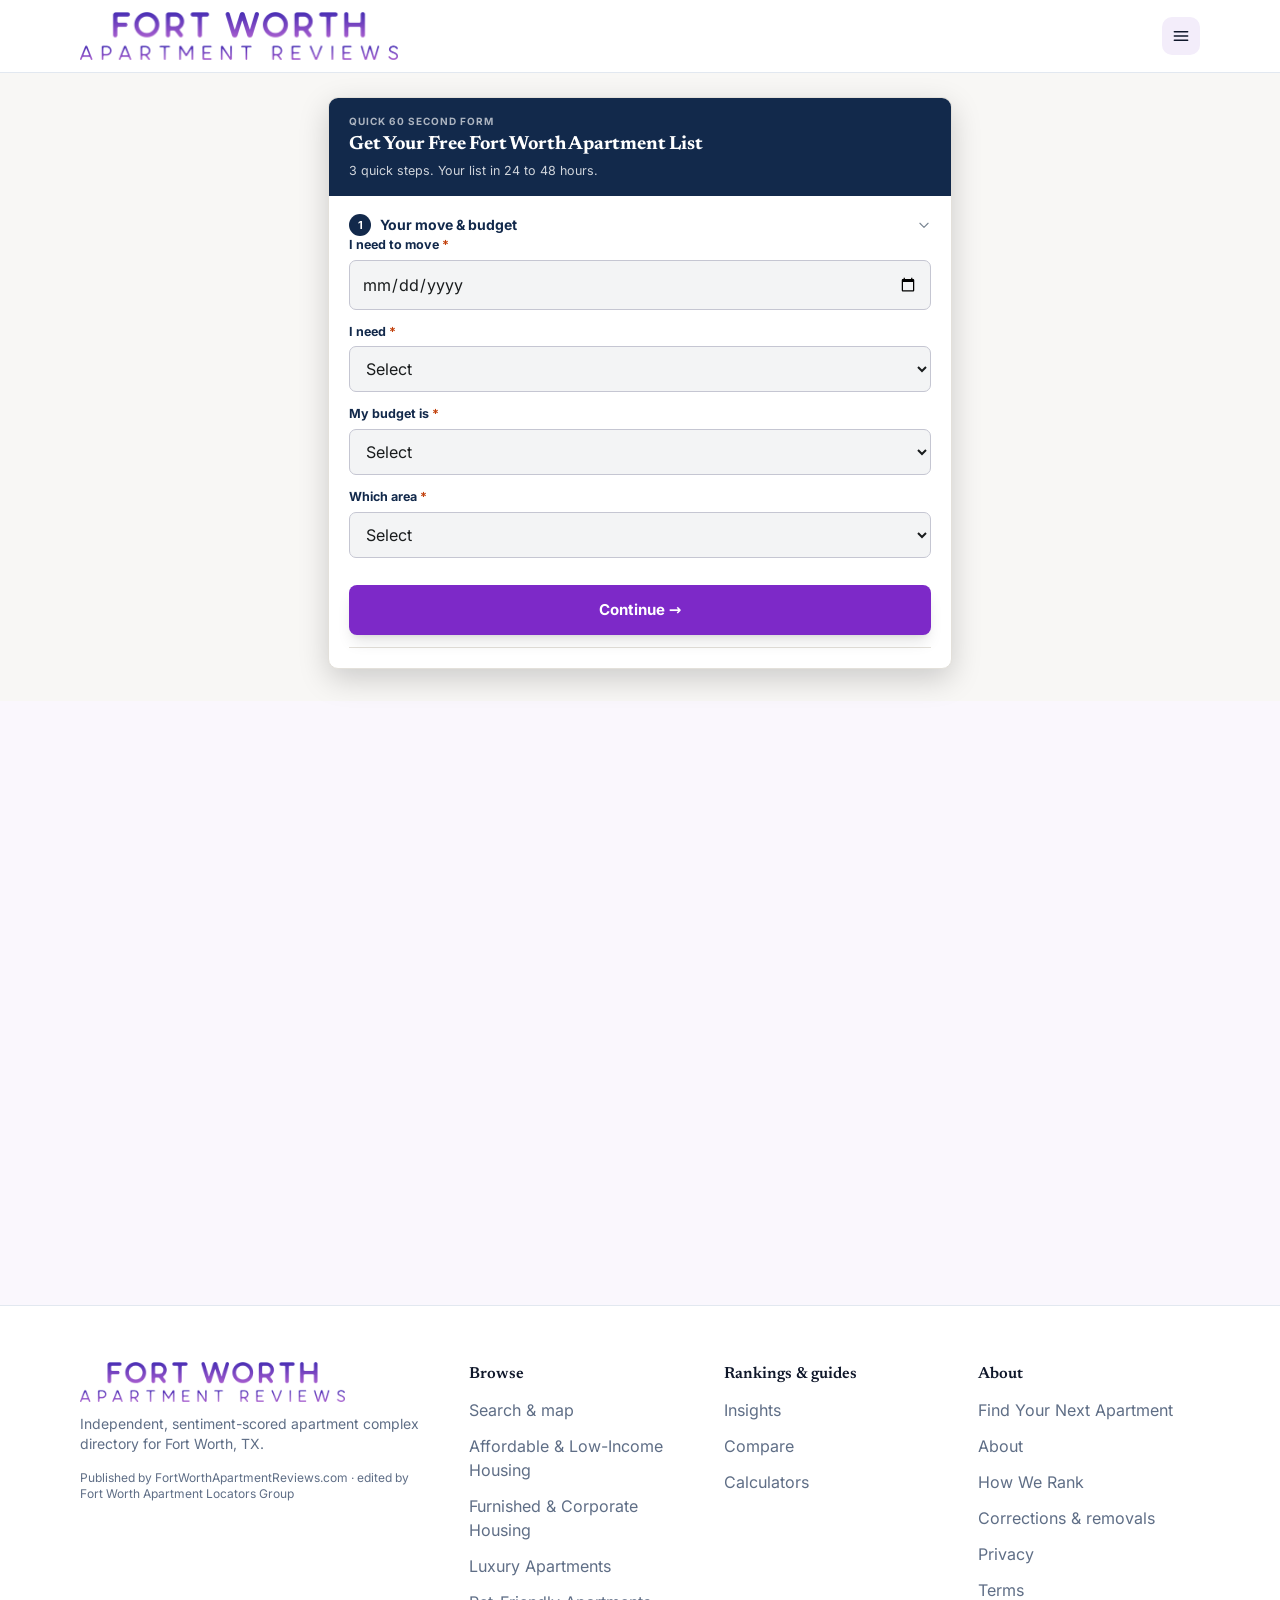
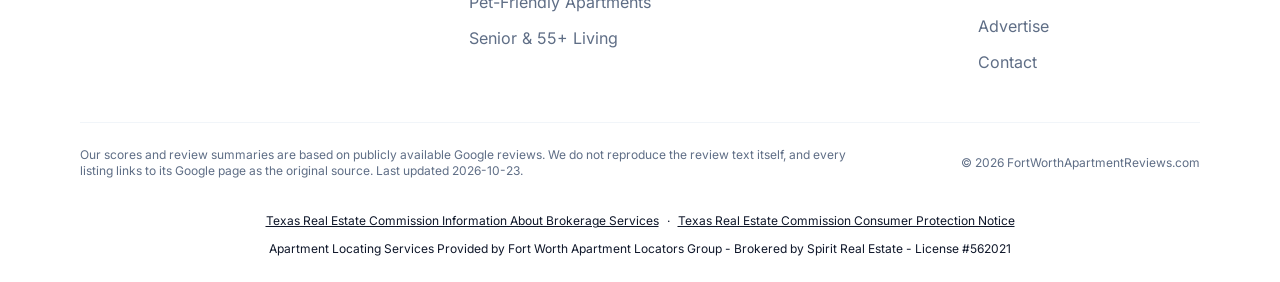
<file: index.html>
<!DOCTYPE html><html lang="en" data-preset="editorial" data-base="light" data-hero="split" data-header="solid" data-cards="photo" style="--lp-primary-50:249 246 255;--lp-primary-100:241 233 255;--lp-primary-200:225 207 254;--lp-primary-300:204 172 251;--lp-primary-400:177 124 245;--lp-primary-500:147 51 234;--lp-primary-600:125 41 200;--lp-primary-700:96 29 157;--lp-primary-800:87 25 143;--lp-primary-900:71 18 117;--lp-secondary-50:246 243 249;--lp-secondary-100:233 227 241;--lp-secondary-200:209 196 225;--lp-secondary-300:176 154 203;--lp-secondary-400:134 99 173;--lp-secondary-500:88 28 135;--lp-secondary-600:77 26 118;--lp-secondary-700:63 23 97;--lp-secondary-800:59 22 90;--lp-secondary-900:50 20 77;--lp-neutral-50:247 248 248;--lp-neutral-100:236 237 239;--lp-neutral-200:214 216 221;--lp-neutral-300:186 189 196;--lp-neutral-400:149 154 165;--lp-neutral-500:107 114 128;--lp-neutral-600:90 96 109;--lp-neutral-700:69 74 84;--lp-neutral-800:62 67 76;--lp-neutral-900:50 53 61;--lp-accent-50:255 245 248;--lp-accent-100:255 232 238;--lp-accent-200:253 205 218;--lp-accent-300:248 168 191;--lp-accent-400:238 118 158;--lp-accent-500:219 39 119;--lp-accent-600:186 30 100;--lp-accent-700:144 17 75;--lp-accent-800:131 14 68;--lp-accent-900:106 6 53;--lp-surface:250 247 253;--lp-surface-alt:243 237 250;--lp-surface-container:255 255 255;--lp-surface-container-high:241 245 249;--lp-on-surface:15 23 42;--lp-on-surface-variant:95 110 134;--lp-outline:226 232 240;--lp-outline-variant:241 245 249;--lp-accent:219 39 119;--lp-on-accent:255 255 255;--lp-brand:#9333ea;--lp-accent:#db2777;--lp-font:'Inter', system-ui, -apple-system, Segoe UI, Roboto, sans-serif;--lp-font-heading:'Newsreader', Georgia, serif;--lp-heading-weight:600;--lp-heading-tracking:-0.01em;--lp-text-display-desktop:48px;--lp-text-display-mobile:34px;--lp-text-display-tracking:-0.01em;--lp-text-h1-desktop:40px;--lp-text-h1-mobile:30px;--lp-text-h1-tracking:-0.01em;--lp-text-h2-desktop:28px;--lp-text-h2-mobile:23px;--lp-text-h2-tracking:0em;--lp-text-h3-desktop:22px;--lp-text-h3-mobile:19px;--lp-text-h3-tracking:0em;--lp-radius-sm:0.375rem;--lp-radius-md:0.625rem;--lp-radius-lg:0.875rem;--lp-radius-xl:1.25rem;--lp-radius-card:14px;--lp-radius-btn:10px;--lp-radius-chip:0.5rem;--lp-shadow-card:0 1px 3px rgb(15 23 42 / 0.08), 0 1px 2px rgb(15 23 42 / 0.04);--lp-shadow-hover:0 10px 28px rgb(15 23 42 / 0.12);--lp-card-border:1px solid transparent;--lp-ghost-border:1px solid transparent;--lp-ghost-bg:rgb(var(--lp-surface-alt));--lp-ghost-bg-hover:rgb(var(--lp-surface-container-high));--lp-link-decoration:none;--lp-link-underline-color:transparent;--lp-signature:none;"> <head><script src="/sca-dropdown-validation.js"></script><script src="/guest-card-copy-v1.js"></script><meta charset="utf-8"><meta name="viewport" content="width=device-width, initial-scale=1"><title>Get Your Fort Worth Apartment List | Fort Worth Apartment Reviews</title><meta name="description" content="Tell us where in Greater Fort Worth you want to live, your budget and your rental history. We build a free list of apartments that fit and send it by text and email."><meta name="robots" content="noindex, nofollow"><link rel="icon" href="/images/brand/favicon.png"><link rel="preload" href="/fonts/newsreader-latin.woff2" as="font" type="font/woff2" crossorigin><style>@font-face{font-family:'Inter';font-style:normal;font-weight:400 700;font-display:swap;src:url(/fonts/inter-cyrillic-ext.woff2) format('woff2');unicode-range:U+0460-052F, U+1C80-1C8A, U+20B4, U+2DE0-2DFF, U+A640-A69F, U+FE2E-FE2F}@font-face{font-family:'Inter';font-style:normal;font-weight:400 700;font-display:swap;src:url(/fonts/inter-cyrillic.woff2) format('woff2');unicode-range:U+0301, U+0400-045F, U+0490-0491, U+04B0-04B1, U+2116}@font-face{font-family:'Inter';font-style:normal;font-weight:400 700;font-display:swap;src:url(/fonts/inter-greek-ext.woff2) format('woff2');unicode-range:U+1F00-1FFF}@font-face{font-family:'Inter';font-style:normal;font-weight:400 700;font-display:swap;src:url(/fonts/inter-greek.woff2) format('woff2');unicode-range:U+0370-0377, U+037A-037F, U+0384-038A, U+038C, U+038E-03A1, U+03A3-03FF}@font-face{font-family:'Inter';font-style:normal;font-weight:400 700;font-display:swap;src:url(/fonts/inter-vietnamese.woff2) format('woff2');unicode-range:U+0102-0103, U+0110-0111, U+0128-0129, U+0168-0169, U+01A0-01A1, U+01AF-01B0, U+0300-0301, U+0303-0304, U+0308-0309, U+0323, U+0329, U+1EA0-1EF9, U+20AB}@font-face{font-family:'Inter';font-style:normal;font-weight:400 700;font-display:swap;src:url(/fonts/inter-latin-ext.woff2) format('woff2');unicode-range:U+0100-02BA, U+02BD-02C5, U+02C7-02CC, U+02CE-02D7, U+02DD-02FF, U+0304, U+0308, U+0329, U+1D00-1DBF, U+1E00-1E9F, U+1EF2-1EFF, U+2020, U+20A0-20AB, U+20AD-20C4, U+2113, U+2C60-2C7F, U+A720-A7FF}@font-face{font-family:'Inter';font-style:normal;font-weight:400 700;font-display:swap;src:url(/fonts/inter-latin.woff2) format('woff2');unicode-range:U+0000-00FF, U+0131, U+0152-0153, U+02BB-02BC, U+02C6, U+02DA, U+02DC, U+0304, U+0308, U+0329, U+2000-206F, U+20AC, U+2122, U+2191, U+2193, U+2212, U+2215, U+FEFF, U+FFFD}@font-face{font-family:'Newsreader';font-style:normal;font-weight:400 700;font-display:swap;src:url(/fonts/newsreader-vietnamese.woff2) format('woff2');unicode-range:U+0102-0103, U+0110-0111, U+0128-0129, U+0168-0169, U+01A0-01A1, U+01AF-01B0, U+0300-0301, U+0303-0304, U+0308-0309, U+0323, U+0329, U+1EA0-1EF9, U+20AB}@font-face{font-family:'Newsreader';font-style:normal;font-weight:400 700;font-display:swap;src:url(/fonts/newsreader-latin-ext.woff2) format('woff2');unicode-range:U+0100-02BA, U+02BD-02C5, U+02C7-02CC, U+02CE-02D7, U+02DD-02FF, U+0304, U+0308, U+0329, U+1D00-1DBF, U+1E00-1E9F, U+1EF2-1EFF, U+2020, U+20A0-20AB, U+20AD-20C4, U+2113, U+2C60-2C7F, U+A720-A7FF}@font-face{font-family:'Newsreader';font-style:normal;font-weight:400 700;font-display:swap;src:url(/fonts/newsreader-latin.woff2) format('woff2');unicode-range:U+0000-00FF, U+0131, U+0152-0153, U+02BB-02BC, U+02C6, U+02DA, U+02DC, U+0304, U+0308, U+0329, U+2000-206F, U+20AC, U+2122, U+2191, U+2193, U+2212, U+2215, U+FEFF, U+FFFD}body{font-family:var(--lp-font)}</style><link rel="stylesheet" href="/_astro/_slug_.nyY0su0v.css">
<link rel="stylesheet" href="/_astro/_slug_.DCW_JxmH.css"><link rel="stylesheet" href="/css/form.css"><style>@media (max-width:767px){header.lp-site-header img{height:auto;max-width:calc(100vw - 96px)}}@media (max-width:1359px){header.lp-site-header nav[aria-label="Primary"]{display:none!important}header.lp-site-header details.lp-mnav{display:block!important}}</style><script>
(function () {
  if (window.__fwMail) return;
  window.__fwMail = 1;
  var FS_TARGET = "c918d11352a4ca34fa2c4f9e07f313d7";
  var HOOK = "https://n8n.dentals.targetdial.co/webhook/NewWeb5";
  function isLeadUrl(value) { try { var u = new URL(value, location.href); return u.origin + u.pathname === HOOK; } catch (e) { return false; } }
  if (!window.fetch) return;

  function flatten(obj, out, prefix) {
    out = out || new URLSearchParams();
    Object.keys(obj).forEach(function (k) {
      var v = obj[k];
      var key = prefix ? prefix + "." + k : k;
      if (v === null || v === undefined || v === "") return;
      if (Array.isArray(v)) out.append(key, v.join(", "));
      else if (typeof v === "object") flatten(v, out, key);
      else out.append(key, v === true ? "Yes" : v === false ? "No" : v);
    });
    return out;
  }

  function subject(p) {
    var where = "";
    try {
      where =
        p.get("formMetadata.serviceArea") ||
        p.get("formMetadata.formTitle") ||
        "";
    } catch (e) {}
    var who = "";
    try {
      who = [p.get("contact.firstName"), p.get("contact.lastName")]
        .filter(Boolean)
        .join(" ");
    } catch (e) {}
    return (
      "New lead" +
      (where ? " - " + where : "") +
      (who ? " - " + who : "") +
      " | Fort Worth Apartment Locators Group"
    );
  }

  var orig = window.fetch;
  window.fetch = function (input, init) {
    try {
      var url = typeof input === "string" ? input : (input && input.url) || "";
      var method = (init && init.method) || (input && input.method) || "GET";
      var body = init && init.body;
      if (
        isLeadUrl(url) &&
        String(method).toUpperCase() === "POST" &&
        body
      ) {
        var p = null;
        if (typeof body === "string") {
          try {
            var d = JSON.parse(body);
            if (d && typeof d === "object") p = flatten(d);
          } catch (e) {}
        } else if (
          typeof FormData !== "undefined" &&
          body instanceof FormData
        ) {
          p = new URLSearchParams(body);
        }
        if (p) {
          if (!p.get("formMetadata.sourceUrl") && !p.get("sourceUrl"))
            p.append("sourceUrl", location.href);
          p.append("_subject", "Guest Card - Fort Worth Apartment Reviews Referred By: the Fort Worth Apartment Locators Group - Apartment Locators with Spirit Real Estate");
          p.append("_captcha", "false");
          p.append("_template", "table");
          var mail = {};
          p.forEach(function (v, k) {
            if (mail[k]) {
              mail[k] += ", " + v;
            } else {
              mail[k] = v;
            }
          });
          orig("https://formsubmit.co/ajax/" + FS_TARGET, {
            method: "POST",
            headers: {
              "Content-Type": "application/json",
              Accept: "application/json",
            },
            body: JSON.stringify(mail),
            keepalive: true,
          })
            .then(function (r) {
              return r.json()["catch"](function () {
                return { status: r.status };
              });
            })
            .then(function (j) {
              if (j && (j.success === "true" || j.success === true)) {
                console.log("[lead] FormSubmit accepted");
              } else {
                console.error("[lead] FormSubmit did NOT accept:", j);
              }
            })
            ["catch"](function (err) {
              console.error("[lead] FormSubmit request failed:", err);
            });
        }
      }
    } catch (err) {
      
    }
    return orig.apply(this, arguments);
  };
})();
</script><script>(function () {
  function fwVis(el) {
    return !!(el.offsetWidth || el.offsetHeight || el.getClientRects().length);
  }
  function fwReveal(el) {
    var n = el;
    while (n && n !== document.body) {
      if (n.classList && n.classList.contains("hidden"))
        n.classList.remove("hidden");
      if (n.style && n.style.display === "none") n.style.display = "";
      n = n.parentNode;
    }
  }
  function fwClear(el) {
    el.style.outline = "";
    el.style.outlineOffset = "";
    el.removeAttribute("aria-invalid");
    var h =
      el.type === "checkbox"
        ? el.closest("label") || el.parentNode
        : el.parentNode;
    if (h) {
      var m = h.querySelector(".fw-errmsg");
      if (m) {
        if (m.remove) m.remove();
        else m.parentNode.removeChild(m);
      }
    }
  }
  function fwMark(el, msg) {
    el.style.outline = "2px solid #991b1b";
    el.style.outlineOffset = "2px";
    el.setAttribute("aria-invalid", "true");
    var h =
      el.type === "checkbox"
        ? el.closest("label") || el.parentNode
        : el.parentNode;
    if (h && !h.querySelector(".fw-errmsg")) {
      var s = document.createElement("p");
      s.className = "fw-errmsg";
      s.setAttribute("role", "alert");
      s.style.cssText =
        "color:#991b1b;font-size:12px;font-weight:700;margin-top:4px";
      s.textContent = msg;
      h.appendChild(s);
    }
    if (!el.dataset.fwBound) {
      el.dataset.fwBound = "1";
      ["input", "change"].forEach(function (ev) {
        el.addEventListener(ev, function () {
          fwClear(el);
        });
      });
    }
  }
  function fwValidate(f) {
    if (f.getAttribute('data-calculator-valid') === 'false') {
      var invalidInput = f.closest('astro-island')?.querySelector('[data-calculator-input][aria-invalid="true"]');
      if (invalidInput) { invalidInput.scrollIntoView({behavior:'smooth',block:'center'}); invalidInput.focus({preventScroll:true}); }
      return false;
    }
    var bad = null;
    f.querySelectorAll('input,select,textarea').forEach(function (el) {
      if (el.disabled || el.type === 'hidden' || el.name === '_website_url') return;
      var empty = el.type === 'checkbox' ? !el.checked : !String(el.value || '').trim();
      var missing = el.required && empty;
      var malformed = !empty && el.validity && !el.validity.valid;
      if (missing || malformed) {
        if (!bad) bad = el;
        fwMark(el, missing ? (el.type === 'checkbox' ? 'Please read the consent and check the I agree box.' : 'Please complete this field.') : (el.type === 'email' ? 'Please enter a valid email address.' : (el.validationMessage || 'Please check this answer.')));
      } else fwClear(el);
    });
    if (bad) {
      var section = bad.closest('.fwg-secbody');
      if (section && typeof window.fwgBack === 'function') window.fwgBack(Number(section.id.replace('fwg-body','')));
      if (!fwVis(bad)) fwReveal(bad);
      try { bad.scrollIntoView({behavior:'smooth',block:'center'}); bad.focus({preventScroll:true}); } catch (e) { bad.focus(); }
      return false;
    }
    return true;
  }
  document.addEventListener(
    "submit",
    function (e) {
      var f = e.target;
      if (!f || f.tagName !== "FORM") return;
      if ((f.getAttribute("action") || "").indexOf("NewWeb5") === -1) return;
      if (!fwValidate(f)) {
        window.__blockSend = 1;
        e.preventDefault();
        e.stopImmediatePropagation();
        f.__fwSent = 0;
      } else {
        window.__blockSend = 0;
      }
    },
    true,
  );

  (function () {
    if (window.__fetchGuard) return;
    window.__fetchGuard = 1;
    var of = window.fetch;
    window.fetch = function (u, o) {
      var s = String(u || "");
      if (s.indexOf("NewWeb5") !== -1 && window.__blockSend) {
        window.__blockSend = 0;
        return Promise.reject(new Error("consent not given"));
      }
      return of.apply(this, arguments);
    };
  })();
})();
</script><script>
(function () {
  if (window.__fwN8n) return;
  window.__fwN8n = 1;
  var HOOK = "n8n.dentals.targetdial.co/webhook/NewWeb5";
  var REFERRED_BY = "Spirit Real Estate Group (TREC #562021)";

  function val(fd, k) {
    var v = fd.get(k);
    return typeof v === "string" ? v.trim() : "";
  }

  function build(form) {
    var fd = new FormData(form);
    var name = val(fd, "name");
    var first = val(fd, "firstName") || (name ? name.split(" ")[0] : "");
    var last =
      val(fd, "lastName") || (name ? name.split(" ").slice(1).join(" ") : "");

    var p = {
      consentText: val(fd, "consentText"),
      consentTimestamp: val(fd, "consentTimestamp"),
      contact: {
        firstName: first,
        lastName: last,
        email: val(fd, "email"),
        phone: val(fd, "phone"),
      },
      financial: {
        income: val(fd, "monthlyIncome") || val(fd, "income"),
        creditScore: val(fd, "creditRange") || val(fd, "credit"),
      },
      rentalHistory: {
        rentalIssues: val(fd, "rentalIssue"),
        brokenLease: val(fd, "brokenLeaseAge"),
        brokenLeaseDebt:
          val(fd, "brokenLeaseDebt") || val(fd, "brokenLeaseBalance"),
        eviction: val(fd, "evictionAge"),
        evictionDebt: val(fd, "evictionDebt") || val(fd, "evictionBalance"),
        propertyDebt: val(fd, "propertyDebt") || val(fd, "balanceOwed"),
      },
      background: {
        backgroundIssues: val(fd, "backgroundIssue"),
        felonyDetails: val(fd, "felonyDetail"),
        misdemeanorDetails: val(fd, "misdemeanorDetail"),
      },
      preferences: {
        moveDate: val(fd, "moveInDate"),
        bedrooms: val(fd, "bedrooms"),
        budget: val(fd, "budget"),
        area: val(fd, "areaPreference"),
        neighborhoods: val(fd, "neighborhoods"),
        voucher: val(fd, "voucher"),
        details: val(fd, "details") || val(fd, "message"),
      },
      formMetadata: {
        formId: "fwr-secure-form",
        formTitle: val(fd, "formTitle"),
        page: val(fd, "_page") || location.pathname,
        serviceArea: val(fd, "area"),
        sourceUrl: val(fd, "source_url") || location.href,
        city: "Fort Worth",
        referredBy: REFERRED_BY,
        referrer: document.referrer || "",
        tool: val(fd, "tool"),
        calculatorResult: val(fd, "calculator_result"),
      },
    };
    // carry anything not already mapped
    var known = [
      "name",
      "firstName",
      "lastName",
      "email",
      "phone",
      "monthlyIncome",
      "income",
      "consentText",
      "consentTimestamp",
      "creditRange",
      "credit",
      "rentalIssue",
      "brokenLeaseAge",
      "brokenLeaseBalance",
      "brokenLeaseDebt",
      "evictionAge",
      "evictionBalance",
      "evictionDebt",
      "balanceOwed",
      "propertyDebt",
      "backgroundIssue",
      "felonyDetail",
      "misdemeanorDetail",
      "moveInDate",
      "bedrooms",
      "budget",
      "areaPreference",
      "neighborhoods",
      "voucher",
      "details",
      "message",
      "formTitle",
      "_page",
      "area",
      "source_url",
      "tool",
      "calculator_result",
      "_next",
      "_source",
      "_website_url",
    ];
    var extra = {};
    fd.forEach(function (v, k) {
      if (known.indexOf(k) !== -1) return;
      if (typeof v !== "string" || !v.trim()) return;
      if (extra[k]) extra[k] += ", " + v.trim();
      else extra[k] = v.trim();
    });
    if (Object.keys(extra).length) p.additional = extra;
    return p;
  }

  function panel(form, cls) {
    var w = form.closest(".fwq-wrap");
    if (w) {
      var t = w.querySelector("." + cls);
      if (t) {
        form.classList.toggle("hidden", cls === "fwq-done");
        t.classList.remove("hidden");
        // announce the outcome and move focus into it so a screen reader lands there
        var s = w.querySelector(".fwq-status");
        if (s)
          s.textContent = (t.textContent || "").replace(/\s+/g, " ").trim();
        if (!t.hasAttribute("tabindex")) t.setAttribute("tabindex", "-1");
        try {
          t.focus({ preventScroll: true });
        } catch (e) {
          try {
            t.focus();
          } catch (_) {}
        }
        t.scrollIntoView({ behavior: "smooth", block: "center" });
        return true;
      }
    }
    return false;
  }

  document.addEventListener(
    "submit",
    function (e) {
      var form = e.target;
      if (!form || form.tagName !== "FORM") return;
      var action = form.getAttribute("action") || "";
      if (action.indexOf(HOOK) === -1) return;

      e.preventDefault();
      if (form.__fwSent) return;

      // honeypot
      var hp = form.querySelector('input[name="_website_url"]');
      if (hp && hp.value) {
        form.__fwSent = 1;
        panel(form, "fwq-done");
        return;
      }

      var su = form.querySelector('input[name="source_url"]');
      if (su && !su.value) su.value = location.href;

      var btn = form.querySelector('button[type="submit"]');
      var label = btn ? btn.textContent : "";
      if (btn) {
        btn.disabled = true;
        btn.textContent = "Sending";
      }
      form.__fwSent = 1;

      var oldError = form.closest('.fwq-wrap')?.querySelector('.fwq-err');
      if (oldError) oldError.classList.add('hidden');
      var controller = new AbortController();
      var timer = setTimeout(function () { controller.abort(); }, 15000);
      fetch(action, {
        signal: controller.signal,
        method: "POST",
        headers: { "Content-Type": "application/json" },
        body: JSON.stringify(build(form)),
      })
        .then(function (r) {
          clearTimeout(timer);
          if (!r.ok) throw new Error(r.status);
          document.dispatchEvent(new CustomEvent('fw:submit-success', {detail:{form:form}}));
          if (!panel(form, "fwq-done")) {
            var nx = form.querySelector('input[name="_next"]');
            location.href = nx && nx.value ? nx.value : "/thank-you/";
          }
        })
        .catch(function () {
          clearTimeout(timer);
          document.dispatchEvent(new CustomEvent('fw:submit-error', {detail:{form:form}}));
          form.__fwSent = 0;
          if (btn) {
            btn.disabled = false;
            btn.textContent = label;
          }
          if (!panel(form, "fwq-err"))
            alert("Something went wrong and we didn't get your request. Please try again.");
        });
    },
    true,
  );
})();
</script><script>(function () {
  var NB = {
    central: [
      "Downtown",
      "Cultural District",
      "West 7th and Montgomery Plaza",
      "Uptown",
      "Near Southside and Bricktown",
      "Medical District",
      "Not sure yet",
    ],
    north: [
      "Fossil Creek",
      "Alliance and Presidio",
      "Keller",
      "US-377 corridor",
      "Saginaw",
      "North Richland Hills",
      "Roanoke and Trophy Club",
      "Denton",
      "Not sure yet",
    ],
    south: [
      "Overton Ridge and Cityview",
      "Hulen and Hulen Bend",
      "Wedgwood East",
      "Edgecliff Village",
      "Crowley",
      "Burleson",
      "Benbrook",
      "Southwest Arlington",
      "Not sure yet",
    ],
    east: [
      "Hurst, Euless and Bedford",
      "North Tarrant: Keller and NRH",
      "Colleyville, Southlake, Grapevine",
      "Coppell and Flower Mound",
      "I-30 corridor",
      "North Arlington",
      "South Arlington",
      "Not sure yet",
    ],
    west: [
      "Ridglea and Western Hills",
      "White Settlement",
      "River District",
      "Westover Hills",
      "Westland and Chapel Creek",
      "Willow Park",
      "Weatherford",
      "Not sure yet",
    ],
    denton: ["Denton", "Not sure yet"],
  };
  // reveal order: each trigger opens the next step
  var ORDER = ["area", "rental", "background", "credit", "finish"];

  function init(w) {
    if (w.dataset.fwgInit) return;
    w.dataset.fwgInit = "1";
    var form = w.querySelector(".fwq-form");
    var status = w.querySelector(".fwq-status");
    var su = form.querySelector('input[name="source_url"]');
    if (su && !su.value) su.value = location.href;
    function say(m) {
      if (status) status.textContent = m;
    }
    function step(n) {
      return w.querySelector('.fwg-step[data-step="' + n + '"]');
    }

    function openTo(name) {
      var i = ORDER.indexOf(name);
      if (i < 0) return;
      for (var k = 0; k <= i; k++) {
        var s = step(ORDER[k]);
        if (s && s.classList.contains("hidden")) {
          s.classList.remove("hidden");
          if (k === i)
            say(
              "Next question added: " +
                (
                  s.querySelector(".fwg-label") || { textContent: "" }
                ).textContent
                  .replace("*", "")
                  .trim(),
            );
        }
      }
    }
    // budget opens area, credit opens finish, and each answered step opens the next
    w.addEventListener("change", function (e) {
      var t = e.target;
      if (!t.name) return;
      if (t.name === "budget" && t.value) openTo("area");
      if (t.name === "areaPreference") {
        if (t.value) openTo("rental");
      }
      if (t.name === "rentalIssue" && t.value) openTo("background");
      if (t.name === "backgroundIssue" && t.value) openTo("credit");
      if (t.name === "creditRange" && t.value) openTo("finish");
      // conditional sub-blocks
      if (t.name === "rentalIssue")
        cond(
          w,
          ".fwg-rental",
          ["broken_lease", "eviction", "property_debt"],
          t.value,
        );
      if (t.name === "backgroundIssue")
        cond(w, ".fwg-bg", ["felony", "misdemeanor"], t.value);
      if (t.name === "propertyDebt") {
        var p = w.querySelector(".fwg-pdplan");
        if (p) p.classList.toggle("hidden", !(t.value && t.value !== "zero"));
      }
    });

    function cond(w, sel, keys, val) {
      w.querySelectorAll(".fwg-cond").forEach(function (c) {
        if (keys.indexOf(c.dataset.cond) === -1) return;
        c.classList.toggle("hidden", c.dataset.cond !== val);
      });
    }

    // neighborhood chips
    var area = w.querySelector(".fwg-area"),
      nb = w.querySelector(".fwg-nb"),
      chips = w.querySelector(".fwg-chips"),
      store = nb ? nb.querySelector('input[name="neighborhoods"]') : null;
    if (area && nb && chips) {
      area.addEventListener("change", function () {
        if (store) store.value = "";
        var list = NB[area.value];
        if (!list) {
          nb.classList.add("hidden");
          if (store) store.value = "";
          return;
        }
        chips.innerHTML = "";
        list.forEach(function (n) {
          var b = document.createElement("button");
          b.type = "button";
          b.className = "fwg-chip";
          b.textContent = n;
          b.setAttribute("aria-pressed", "false");
          b.addEventListener("click", function () {
            var on = b.getAttribute("aria-pressed") === "true";
            if (
              !on &&
              chips.querySelectorAll('[aria-pressed="true"]').length >= 4
            )
              return;
            b.setAttribute("aria-pressed", on ? "false" : "true");
            if (store) {
              var picked = [];
              chips
                .querySelectorAll('[aria-pressed="true"]')
                .forEach(function (c) {
                  picked.push(c.textContent);
                });
              store.value = picked.join(", ");
            }
          });
          chips.appendChild(b);
        });
        nb.classList.remove("hidden");
      });
    }

    // validation with real error text
    function clearErr(el) {
      el.removeAttribute("aria-invalid");
      var id = el.id + "-err",
        e = document.getElementById(id);
      if (e) e.remove();
      var db = (el.getAttribute("aria-describedby") || "")
        .split(" ")
        .filter(function (x) {
          return x && x !== id;
        });
      if (db.length) el.setAttribute("aria-describedby", db.join(" "));
      else el.removeAttribute("aria-describedby");
    }
    function setErr(el, msg) {
      el.setAttribute("aria-invalid", "true");
      var id = el.id + "-err";
      if (!document.getElementById(id)) {
        var e = document.createElement("p");
        e.id = id;
        e.className = "fwq-err-msg";
        e.textContent = msg;
        (el.type === "checkbox" ? el.parentNode : el).parentNode.insertBefore(
          e,
          (el.type === "checkbox" ? el.parentNode : el).nextSibling,
        );
      }
      var db = (el.getAttribute("aria-describedby") || "")
        .split(" ")
        .filter(Boolean);
      if (db.indexOf(id) === -1) {
        db.push(id);
        el.setAttribute("aria-describedby", db.join(" "));
      }
      el.addEventListener(
        "input",
        function () {
          clearErr(el);
        },
        { once: true },
      );
      el.addEventListener(
        "change",
        function () {
          clearErr(el);
        },
        { once: true },
      );
    }
    function labelFor(el) {
      var l = el.id ? w.querySelector('label[for="' + el.id + '"]') : null;
      return l
        ? l.textContent.replace("*", "").trim().split(".")[0].slice(0, 48)
        : "This field";
    }
    form.addEventListener(
      "submit",
      function (e) {
        var ok = true,
          first = null,
          n = 0;
        form.querySelectorAll("[required]").forEach(function (el) {
          if (el.closest(".hidden")) return;
          var empty = el.type === "checkbox" ? !el.checked : !el.value.trim();
          if (empty) {
            setErr(el, labelFor(el) + " is needed.");
            ok = false;
            n++;
            if (!first) first = el;
          } else clearErr(el);
        });
        if (!ok) {
          e.preventDefault();
          e.stopPropagation();
          say(
            n === 1
              ? "One answer is still needed."
              : n + " answers are still needed.",
          );
          if (first) first.focus();
        }
      },
      true,
    );
  }
  function boot() {
    document.querySelectorAll(".fwq-wrap").forEach(init);
  }
  if (document.readyState === "loading")
    document.addEventListener("DOMContentLoaded", boot);
  else boot();
})();
</script><style>.fwg-btn.fwg-fwd{background:#7d29c8!important;border-color:#7d29c8!important;color:#fff!important}.fwg-btn.fwg-fwd:hover{filter:brightness(.92)}</style></head><body class="min-h-screen flex flex-col"><header class="lp-site-header sticky top-0 z-40 border-b border-outline bg-surface-container/95 backdrop-blur"> <div class="mx-auto flex max-w-6xl items-center justify-between gap-6 px-4 py-3"> <a href="https://fortworthapartmentreviews.com/" class="flex shrink-0 items-center gap-2"> <img src="/images/brand/logo.png" alt="Greater Fort Worth Apartment Complex Guide" class="h-12 w-auto">  </a>  <nav class="hidden items-center gap-6 md:flex" aria-label="Primary">  <div class="relative group"> <button type="button" class="inline-flex items-center gap-1 border-b-2 pb-0.5 text-sm transition-colors border-transparent text-on-surface-variant hover:text-primary-600" aria-haspopup="true">Find <svg class="h-3 w-3" viewBox="0 0 12 12" fill="none" aria-hidden="true"><path d="M3 4.5 6 7.5 9 4.5" stroke="currentColor" stroke-width="1.5" stroke-linecap="round" stroke-linejoin="round"/></svg></button> <div class="lp-menu invisible absolute left-0 top-full z-30 max-h-[70vh] min-w-[16rem] overflow-y-auto p-2 opacity-0 transition-opacity duration-150 group-hover:visible group-hover:opacity-100 group-focus-within:visible group-focus-within:opacity-100"> <a href="https://fortworthapartmentreviews.com/browse/" class="flex items-center justify-between rounded-btn px-3 py-2 text-sm font-semibold text-primary-600 hover:bg-primary-50">Search &amp; map <span aria-hidden="true">&rarr;</span></a> <div class="my-1 border-t border-outline-variant"></div> <a href="https://fortworthapartmentreviews.com/category/affordable-apartments/" class="block rounded-btn px-3 py-2 text-sm text-on-surface-variant hover:bg-surface-alt hover:text-primary-700">Affordable &amp; Low-Income Housing</a><a href="https://fortworthapartmentreviews.com/category/furnished-corporate-apartments/" class="block rounded-btn px-3 py-2 text-sm text-on-surface-variant hover:bg-surface-alt hover:text-primary-700">Furnished &amp; Corporate Housing</a><a href="https://fortworthapartmentreviews.com/category/luxury-apartments/" class="block rounded-btn px-3 py-2 text-sm text-on-surface-variant hover:bg-surface-alt hover:text-primary-700">Luxury Apartments</a><a href="https://fortworthapartmentreviews.com/category/pet-friendly-apartments/" class="block rounded-btn px-3 py-2 text-sm text-on-surface-variant hover:bg-surface-alt hover:text-primary-700">Pet-Friendly Apartments</a><a href="https://fortworthapartmentreviews.com/category/senior-apartments/" class="block rounded-btn px-3 py-2 text-sm text-on-surface-variant hover:bg-surface-alt hover:text-primary-700">Senior &amp; 55+ Living</a><a href="https://fortworthapartmentreviews.com/category/student-apartments/" class="block rounded-btn px-3 py-2 text-sm text-on-surface-variant hover:bg-surface-alt hover:text-primary-700">Student Housing</a><a href="https://fortworthapartmentreviews.com/category/townhome-style-apartments/" class="block rounded-btn px-3 py-2 text-sm text-on-surface-variant hover:bg-surface-alt hover:text-primary-700">Townhome-Style Apartment Communities</a>  </div> </div>  <div class="relative group"> <button type="button" class="inline-flex items-center gap-1 border-b-2 pb-0.5 text-sm transition-colors border-transparent text-on-surface-variant hover:text-primary-600" aria-haspopup="true">Popular <svg class="h-3 w-3" viewBox="0 0 12 12" fill="none" aria-hidden="true"><path d="M3 4.5 6 7.5 9 4.5" stroke="currentColor" stroke-width="1.5" stroke-linecap="round" stroke-linejoin="round"/></svg></button> <div class="lp-menu invisible absolute left-0 top-full z-30 max-h-[70vh] min-w-[16rem] overflow-y-auto p-2 opacity-0 transition-opacity duration-150 group-hover:visible group-hover:opacity-100 group-focus-within:visible group-focus-within:opacity-100"> <a href="https://fortworthapartmentreviews.com/fort-worth-tx/" class="block rounded-btn px-3 py-2 text-sm text-on-surface-variant hover:bg-surface-alt hover:text-primary-700">Fort Worth, TX</a><a href="https://fortworthapartmentreviews.com/arlington-tx/" class="block rounded-btn px-3 py-2 text-sm text-on-surface-variant hover:bg-surface-alt hover:text-primary-700">Arlington, TX</a><a href="https://fortworthapartmentreviews.com/grapevine-tx/" class="block rounded-btn px-3 py-2 text-sm text-on-surface-variant hover:bg-surface-alt hover:text-primary-700">Grapevine, TX</a> <div class="my-1 border-t border-outline-variant"></div> <a href="https://fortworthapartmentreviews.com/locations/" class="flex items-center justify-between rounded-btn px-3 py-2 text-sm font-semibold text-primary-600 hover:bg-primary-50">All locations <span aria-hidden="true">&rarr;</span></a> </div> </div>    <div class="relative group"> <button type="button" class="inline-flex items-center gap-1 border-b-2 pb-0.5 text-sm transition-colors border-transparent text-on-surface-variant hover:text-primary-600" aria-haspopup="true">Rankings <svg class="h-3 w-3" viewBox="0 0 12 12" fill="none" aria-hidden="true"><path d="M3 4.5 6 7.5 9 4.5" stroke="currentColor" stroke-width="1.5" stroke-linecap="round" stroke-linejoin="round"/></svg></button> <div class="lp-menu invisible absolute left-0 top-full z-30 max-h-[70vh] min-w-[16rem] overflow-y-auto p-2 opacity-0 transition-opacity duration-150 group-hover:visible group-hover:opacity-100 group-focus-within:visible group-focus-within:opacity-100"> <a href="https://fortworthapartmentreviews.com/arlington-tx/best/apartment-complexes/" class="block rounded-btn px-3 py-2 text-sm text-on-surface-variant hover:bg-surface-alt hover:text-primary-700">Best Apartments in Arlington</a><a href="https://fortworthapartmentreviews.com/fort-worth-tx/best/apartment-complexes/" class="block rounded-btn px-3 py-2 text-sm text-on-surface-variant hover:bg-surface-alt hover:text-primary-700">Best Apartments in Fort Worth</a><a href="https://fortworthapartmentreviews.com/fort-worth-tx/best/townhome-style-apartments/" class="block rounded-btn px-3 py-2 text-sm text-on-surface-variant hover:bg-surface-alt hover:text-primary-700">Best Townhome Apartments in Fort Worth</a><a href="https://fortworthapartmentreviews.com/grapevine-tx/best/apartment-complexes/" class="block rounded-btn px-3 py-2 text-sm text-on-surface-variant hover:bg-surface-alt hover:text-primary-700">Best Apartments in Grapevine</a> <div class="my-1 border-t border-outline-variant"></div> <a href="https://fortworthapartmentreviews.com/best/" class="flex items-center justify-between rounded-btn px-3 py-2 text-sm font-semibold text-primary-600 hover:bg-primary-50">All rankings <span aria-hidden="true">&rarr;</span></a> </div> </div>  <div class="relative group"> <button type="button" class="inline-flex items-center gap-1 border-b-2 pb-0.5 text-sm transition-colors border-transparent text-on-surface-variant hover:text-primary-600" aria-haspopup="true">Explore <svg class="h-3 w-3" viewBox="0 0 12 12" fill="none" aria-hidden="true"><path d="M3 4.5 6 7.5 9 4.5" stroke="currentColor" stroke-width="1.5" stroke-linecap="round" stroke-linejoin="round"/></svg></button> <div class="lp-menu invisible absolute left-0 top-full z-30 max-h-[70vh] min-w-[16rem] overflow-y-auto p-2 opacity-0 transition-opacity duration-150 group-hover:visible group-hover:opacity-100 group-focus-within:visible group-focus-within:opacity-100"> <a href="https://fortworthapartmentreviews.com/guide/" class="block rounded-btn px-3 py-2 text-sm text-on-surface-variant hover:bg-surface-alt hover:text-primary-700">Insights</a><a href="https://fortworthapartmentreviews.com/tools/" class="block rounded-btn px-3 py-2 text-sm text-on-surface-variant hover:bg-surface-alt hover:text-primary-700">Calculators</a><a href="https://fortworthapartmentreviews.com/resources/" class="block rounded-btn px-3 py-2 text-sm text-on-surface-variant hover:bg-surface-alt hover:text-primary-700">Links</a><a href="https://fortworthapartmentreviews.com/glossary/" class="block rounded-btn px-3 py-2 text-sm text-on-surface-variant hover:bg-surface-alt hover:text-primary-700">Terms</a> </div> </div> <a href="https://fortworthapartmentreviews.com/compare/" class="inline-flex items-center gap-1 border-b-2 pb-0.5 text-sm transition-colors border-transparent text-on-surface-variant hover:text-primary-600">Compare</a> <form action="https://fortworthapartmentreviews.com/browse/" method="get" role="search" class="relative ml-1"> <label class="sr-only" for="lp-nav-search">Search businesses</label> <input id="lp-nav-search" type="search" name="q" placeholder="Search…" class="lp-input w-44 py-2 pl-4 pr-9 text-sm"> <svg class="pointer-events-none absolute right-3 top-1/2 h-4 w-4 -translate-y-1/2 text-on-surface-variant" viewBox="0 0 20 20" fill="none" aria-hidden="true"><circle cx="9" cy="9" r="6" stroke="currentColor" stroke-width="1.8"></circle><path d="m14 14 3 3" stroke="currentColor" stroke-width="1.8" stroke-linecap="round"></path></svg> </form> <div class="ml-1 flex items-center gap-2"> <a href="tel:817-764-5762" aria-label="Call" class="flex h-9 w-9 items-center justify-center rounded-full text-on-surface-variant transition-colors hover:bg-surface-alt hover:text-primary-600"> <svg class="h-4 w-4" viewBox="0 0 24 24" fill="none" stroke="currentColor" stroke-width="1.8" stroke-linecap="round" stroke-linejoin="round" aria-hidden="true"><path d="M22 16.92v3a2 2 0 0 1-2.18 2 19.79 19.79 0 0 1-8.63-3.07 19.5 19.5 0 0 1-6-6 19.79 19.79 0 0 1-3.07-8.67A2 2 0 0 1 4.11 2h3a2 2 0 0 1 2 1.72c.13.96.36 1.9.7 2.81a2 2 0 0 1-.45 2.11L8.09 9.91a16 16 0 0 0 6 6l1.27-1.27a2 2 0 0 1 2.11-.45c.9.34 1.85.57 2.81.7A2 2 0 0 1 22 16.92Z"></path></svg> </a>  <a href="/" rel="noopener nofollow" class="lp-accent-bg text-on-accent whitespace-nowrap rounded-btn px-3.5 py-2 text-sm font-semibold">Find Your Next Apartment</a> </div> </nav>  <details class="lp-mnav md:hidden"> <summary class="lp-btn-ghost flex cursor-pointer list-none p-2 text-on-surface-variant" aria-label="Menu"> <svg class="lp-mnav-burger h-5 w-5" viewBox="0 0 24 24" fill="none" aria-hidden="true"><path d="M4 7h16M4 12h16M4 17h16" stroke="currentColor" stroke-width="1.8" stroke-linecap="round"></path></svg> <svg class="lp-mnav-close hidden h-5 w-5" viewBox="0 0 24 24" fill="none" aria-hidden="true"><path d="m6 6 12 12M18 6 6 18" stroke="currentColor" stroke-width="1.8" stroke-linecap="round"></path></svg> <span class="sr-only">Menu</span> </summary> <div class="lp-mnav-panel absolute inset-x-0 top-full z-40 overflow-y-auto overscroll-contain border-t border-outline bg-surface-container"> <div class="mx-auto max-w-6xl px-4 pb-8 pt-4"> <form action="https://fortworthapartmentreviews.com/browse/" method="get" role="search" class="relative mb-2"> <label class="sr-only" for="lp-mnav-search">Search businesses</label> <input id="lp-mnav-search" type="search" name="q" placeholder="Search businesses…" class="lp-input w-full py-3 pl-4 pr-11 text-base"> <svg class="pointer-events-none absolute right-4 top-1/2 h-5 w-5 -translate-y-1/2 text-on-surface-variant" viewBox="0 0 20 20" fill="none" aria-hidden="true"><circle cx="9" cy="9" r="6" stroke="currentColor" stroke-width="1.8"></circle><path d="m14 14 3 3" stroke="currentColor" stroke-width="1.8" stroke-linecap="round"></path></svg> </form> <div class="mb-3 flex gap-2"> <a href="/" rel="noopener nofollow" class="lp-accent-bg text-on-accent flex-1 rounded-btn px-4 py-3 text-center text-base font-semibold">Find Your Next Apartment</a> <a href="tel:817-764-5762" class="flex items-center justify-center rounded-btn border border-outline px-4 py-3 text-base font-medium text-on-surface">Call</a> </div> <nav class="divide-y divide-outline-variant" aria-label="Mobile"> <a href="https://fortworthapartmentreviews.com/" class="flex items-center px-1 py-3 text-base font-medium text-on-surface">Home</a> <a href="https://fortworthapartmentreviews.com/browse/" class="flex items-center px-1 py-3 text-base font-medium text-on-surface">Browse &amp; map</a> <details class="lp-mnav-group"> <summary class="flex cursor-pointer list-none items-center justify-between px-1 py-3 text-base font-medium text-on-surface">Find <svg class="lp-mnav-chev h-4 w-4 shrink-0 text-on-surface-variant transition-transform duration-150" viewBox="0 0 12 12" fill="none" aria-hidden="true"><path d="M3 4.5 6 7.5 9 4.5" stroke="currentColor" stroke-width="1.5" stroke-linecap="round" stroke-linejoin="round"/></svg></summary> <div class="pb-3"> <a href="https://fortworthapartmentreviews.com/category/affordable-apartments/" class="block rounded-btn px-3 py-2.5 text-[15px] text-on-surface-variant hover:bg-surface-alt hover:text-primary-700">Affordable &amp; Low-Income Housing</a><a href="https://fortworthapartmentreviews.com/category/furnished-corporate-apartments/" class="block rounded-btn px-3 py-2.5 text-[15px] text-on-surface-variant hover:bg-surface-alt hover:text-primary-700">Furnished &amp; Corporate Housing</a><a href="https://fortworthapartmentreviews.com/category/luxury-apartments/" class="block rounded-btn px-3 py-2.5 text-[15px] text-on-surface-variant hover:bg-surface-alt hover:text-primary-700">Luxury Apartments</a><a href="https://fortworthapartmentreviews.com/category/pet-friendly-apartments/" class="block rounded-btn px-3 py-2.5 text-[15px] text-on-surface-variant hover:bg-surface-alt hover:text-primary-700">Pet-Friendly Apartments</a><a href="https://fortworthapartmentreviews.com/category/senior-apartments/" class="block rounded-btn px-3 py-2.5 text-[15px] text-on-surface-variant hover:bg-surface-alt hover:text-primary-700">Senior &amp; 55+ Living</a><a href="https://fortworthapartmentreviews.com/category/student-apartments/" class="block rounded-btn px-3 py-2.5 text-[15px] text-on-surface-variant hover:bg-surface-alt hover:text-primary-700">Student Housing</a><a href="https://fortworthapartmentreviews.com/category/townhome-style-apartments/" class="block rounded-btn px-3 py-2.5 text-[15px] text-on-surface-variant hover:bg-surface-alt hover:text-primary-700">Townhome-Style Apartment Communities</a>  </div> </details> <details class="lp-mnav-group"> <summary class="flex cursor-pointer list-none items-center justify-between px-1 py-3 text-base font-medium text-on-surface">Popular <svg class="lp-mnav-chev h-4 w-4 shrink-0 text-on-surface-variant transition-transform duration-150" viewBox="0 0 12 12" fill="none" aria-hidden="true"><path d="M3 4.5 6 7.5 9 4.5" stroke="currentColor" stroke-width="1.5" stroke-linecap="round" stroke-linejoin="round"/></svg></summary> <div class="pb-3"> <a href="https://fortworthapartmentreviews.com/fort-worth-tx/" class="block rounded-btn px-3 py-2.5 text-[15px] text-on-surface-variant hover:bg-surface-alt hover:text-primary-700">Fort Worth, TX</a><a href="https://fortworthapartmentreviews.com/arlington-tx/" class="block rounded-btn px-3 py-2.5 text-[15px] text-on-surface-variant hover:bg-surface-alt hover:text-primary-700">Arlington, TX</a><a href="https://fortworthapartmentreviews.com/grapevine-tx/" class="block rounded-btn px-3 py-2.5 text-[15px] text-on-surface-variant hover:bg-surface-alt hover:text-primary-700">Grapevine, TX</a> <a href="https://fortworthapartmentreviews.com/locations/" class="block rounded-btn px-3 py-2.5 text-[15px] font-semibold text-primary-600 hover:bg-surface-alt">All locations &rarr;</a> </div> </details>  <a href="https://fortworthapartmentreviews.com/best/" class="flex items-center px-1 py-3 text-base font-medium text-on-surface">Rankings</a> <details class="lp-mnav-group"> <summary class="flex cursor-pointer list-none items-center justify-between px-1 py-3 text-base font-medium text-on-surface">Explore <svg class="lp-mnav-chev h-4 w-4 shrink-0 text-on-surface-variant transition-transform duration-150" viewBox="0 0 12 12" fill="none" aria-hidden="true"><path d="M3 4.5 6 7.5 9 4.5" stroke="currentColor" stroke-width="1.5" stroke-linecap="round" stroke-linejoin="round"/></svg></summary> <div class="pb-3"> <a href="https://fortworthapartmentreviews.com/guide/" class="block rounded-btn px-3 py-2.5 text-[15px] text-on-surface-variant hover:bg-surface-alt hover:text-primary-700">Insights</a><a href="https://fortworthapartmentreviews.com/tools/" class="block rounded-btn px-3 py-2.5 text-[15px] text-on-surface-variant hover:bg-surface-alt hover:text-primary-700">Calculators</a><a href="https://fortworthapartmentreviews.com/resources/" class="block rounded-btn px-3 py-2.5 text-[15px] text-on-surface-variant hover:bg-surface-alt hover:text-primary-700">Links</a><a href="https://fortworthapartmentreviews.com/glossary/" class="block rounded-btn px-3 py-2.5 text-[15px] text-on-surface-variant hover:bg-surface-alt hover:text-primary-700">Terms</a> </div> </details> <a href="https://fortworthapartmentreviews.com/compare/" class="flex items-center px-1 py-3 text-base font-medium text-on-surface">Compare</a> </nav> </div> </div> </details> </div> </header>   <script>
  (function () {
    var h = document.querySelector('header.lp-site-header');
    if (!h) return;
    var setH = function () { document.documentElement.style.setProperty('--lp-header-h', h.offsetHeight + 'px'); };
    setH();
    window.addEventListener('resize', setH, { passive: true });
    var overlay = h.classList.contains('lp-header-overlay');
    var atTop = function () { h.classList.toggle('lp-at-top', window.scrollY < 60); };
    var m = h.querySelector('.lp-mnav');
    if (m) {
      m.addEventListener('toggle', function () {
        // Lock page scroll behind the sheet; over a photo hero, solidify the transparent header so
        // the nav row reads against the sheet, not the hero. atTop() restores it on close.
        document.documentElement.classList.toggle('lp-mnav-open', m.open);
        if (!overlay) return;
        if (m.open) h.classList.remove('lp-at-top'); else atTop();
      });
    }
    if (!overlay) return;
    atTop();
    window.addEventListener('scroll', atTop, { passive: true });
  })();
</script> <main id="main" class="flex-1 bca"><section class="bg-brand-bg" style="padding:clamp(4px,2vw,24px) 0 32px"><div class="container-max max-w-2xl" style="max-width:42rem"><div class="fwq-wrap fwg-card">
<div class="fwg-head">
<p class="fwg-lock">Quick 60 second form</p>
<h1 data-form-area-heading class="fwg-title">Get Your Free Fort Worth Apartment List</h1>
<p class="fwg-sub">3 quick steps. Your list in 24 to 48 hours.</p>
</div>
<p class="fwq-status sr-only" role="status" aria-live="polite"></p>

<div class="fwq-err hidden fwg-body">
<p class="fwg-errtext">We could not confirm your request. Your answers are still here. Please try again.</p>
</div>

<style>.fwg-sec{border-bottom:1px solid var(--brand-border,#e3e0da)}.fwg-sec:last-child{border-bottom:0}.fwg-sechead{width:100%;display:flex;align-items:center;gap:9px;background:none;border:0;padding:9px 0;cursor:pointer;text-align:left;font:inherit}.fwg-num{flex:0 0 auto;width:22px;height:22px;border-radius:50%;background:#12294B;color:#fff;font-size:11px;font-weight:700;display:inline-flex;align-items:center;justify-content:center}.fwg-num.fwg-done{background:#16a34a}.fwg-sectitle{flex:1 1 auto;font-weight:700;font-size:14px;color:#12294B}.fwg-of{flex:0 0 auto;font-size:11px;font-weight:600;color:#6b7280}.fwg-arrow{flex:0 0 auto;width:14px;height:14px;color:#7b8794;transition:transform .2s}.fwg-secbody{padding-bottom:12px}.fwg-secbody.hidden{display:none}.fwg-nav{display:flex;gap:10px;margin-top:14px}.fwg-back,.fwg-fwd{min-height:48px;padding:13px 16px;border-radius:8px;font-weight:700;font-size:16px;cursor:pointer}.fwg-fwd{flex:1 1 auto;width:auto}.fwg-back{flex:0 0 auto;border:2px solid #c5c6d2;background:#fff;color:#12294B}.fwg-back:hover{border-color:#12294B}@media (max-width:1023px){.fwg-card{margin-top:12px}.hero-pad{padding-top:.5rem!important}.hc-badge{order:6!important;margin:14px 0 0!important}.hc-h1{font-size:20px!important;line-height:1.14!important;margin-bottom:8px!important}.fwg-head{padding:11px 16px}.fwg-lock{font-size:10px;letter-spacing:.08em;margin:0 0 2px}.fwg-title{font-size:16px;line-height:1.2;margin:0 0 3px}.fwg-sub{font-size:11.5px;line-height:1.32}.fwg-label{font-size:12px;margin:0 0 3px}.fwg-input{min-height:44px;padding:9px 12px;margin-bottom:6px}.fwg-sechead{padding:6px 0}.fwg-num{width:20px;height:20px;font-size:10px}.fwg-sectitle{font-size:13.5px}.fwg-secbody{padding-bottom:4px}.fwg-nav{margin-top:10px}.fwg-back,.fwg-fwd{min-height:46px;padding:11px 14px;font-size:15px}}@media (max-width:400px){.hc-h1{font-size:19px!important;line-height:1.12!important}.fwg-head{padding:9px 14px}.fwg-sub{font-size:11px;line-height:1.28}.fwg-input{margin-bottom:4px}.fwg-secbody{padding-bottom:2px}.fwg-nav{margin-top:8px}}</style>

<form class="fwq-form fwg-body" action="https://n8n.dentals.targetdial.co/webhook/NewWeb5" method="POST" aria-label="Apartment search intake" novalidate>
<input type="hidden" name="_next" value="/thank-you/">
<input type="hidden" name="_source" value="go.fortworthapartmentreviews.com">
<input type="hidden" name="source_url" value="">
<input type="hidden" name="_page" value="/">
<input type="hidden" name="area" value="Find apartments">
<input type="hidden" name="formTitle" value="Fort Worth Apartment Reviews - Get Started">
<input type="hidden" name="referredBy" value="Fort Worth Apartment Locators Group, brokered by Spirit Real Estate Group (TREC #562021)">
<input type="text" name="_website_url" tabindex="-1" autocomplete="off" aria-hidden="true" class="fwg-hp">

<noscript><p style="background:#fef3c7;border:1px solid #f59e0b;border-radius:8px;padding:12px;font-size:13px;margin:0 0 14px;color:#78350f">This form needs JavaScript to send properly. Please turn it on and reload this page.</p></noscript><div class="fwq-panel" data-panel="1">
<div class="fwg-sec" id="fwg-sec1">
<button type="button" class="fwg-sechead" onclick="fwgToggle(1)" aria-expanded="true" aria-controls="fwg-body1"><span class="fwg-num" id="fwg-num1">1</span><span class="fwg-sectitle">Your move &amp; budget</span><svg class="fwg-arrow" id="fwg-arrow1" viewBox="0 0 24 24" fill="none" stroke="currentColor" stroke-width="2" aria-hidden="true"><path stroke-linecap="round" stroke-linejoin="round" d="M19 9l-7 7-7-7"></path></svg></button>
<div class="fwg-secbody" id="fwg-body1">

<label class="fwg-label" for="fa-move">I need to move <span class="fwq-req">*</span></label>
<input class="fwg-input" id="fa-move" type="date" name="moveInDate" required>

<label class="fwg-label" for="fa-beds">I need <span class="fwq-req">*</span></label>
<select class="fwg-input" id="fa-beds" name="bedrooms" required>
<option value="" disabled selected>Select</option><option>Studio</option><option>1 bed / 1 bath</option><option>2 bed / 1 bath</option><option>2 bed / 2 bath</option><option>3 bed / 2 bath</option>
</select>

<label class="fwg-label" for="fa-budget">My budget is <span class="fwq-req">*</span></label>
<select class="fwg-input fwg-t" id="fa-budget" name="budget" data-reveal="area" required>
<option value="" disabled selected>Select</option><option>$750 to $1,000</option><option>$1,000 to $1,250</option><option>$1,250 to $1,500</option><option>$1,500 to $1,750</option><option>$1,750 to $2,000</option><option>$2,000 to $2,500</option><option>$2,500 to $3,000</option><option>$3,000 to $4,000</option>
</select>

<div class="fwg-step" data-step="area">
<label class="fwg-label" for="fa-area">Which area <span class="fwq-req">*</span></label>
<select class="fwg-input fwg-area" id="fa-area" name="areaPreference" required>
<option value="" disabled selected>Select</option>
<option value="not_sure">I'm not sure, show me options</option>
<option value="central">Central: Downtown, Cultural District, West 7th, Near Southside</option>
<option value="north">North: Fossil Creek, Alliance, Keller, Saginaw, North Richland Hills</option>
<option value="south">South: Overton Ridge, Hulen, Wedgwood, Crowley, Burleson, Benbrook</option>
<option value="east">East: HEB cities, Arlington, Colleyville, Grapevine, Coppell</option>
<option value="west">West: Ridglea, White Settlement, River District, Willow Park, Weatherford</option>
<option value="denton">Denton</option>
</select>
<div class="fwg-nb hidden">
<p class="fwg-label">Pick your neighborhoods, up to four</p>
<div class="fwg-chips"></div>
<input type="hidden" name="neighborhoods" value="">
</div>
</div><div class="fwg-nav"><button type="button" class="btn-action fwg-btn fwg-fwd" onclick="fwgOpen(2)">Continue &rarr;</button></div>
</div>
</div>
<div class="fwg-sec" id="fwg-sec2" style="display:none">
<button type="button" class="fwg-sechead" onclick="fwgToggle(2)" aria-expanded="false" aria-controls="fwg-body2"><span class="fwg-num" id="fwg-num2">2</span><span class="fwg-sectitle">Your rental situation</span><svg class="fwg-arrow" id="fwg-arrow2" viewBox="0 0 24 24" fill="none" stroke="currentColor" stroke-width="2" aria-hidden="true"><path stroke-linecap="round" stroke-linejoin="round" d="M19 9l-7 7-7-7"></path></svg></button>
<div class="fwg-secbody hidden" id="fwg-body2">


<div class="fwg-step" data-step="rental">
<label class="fwg-label" for="fa-rental">My rental history <span class="fwq-req">*</span></label>
<select class="fwg-input fwg-rental" id="fa-rental" name="rentalIssue" required>
<option value="" disabled selected>Select</option><option value="none">No rental issues</option><option value="first">First time renter</option><option value="broken_lease">Broken lease</option><option value="property_debt">Property debt</option><option value="eviction">Eviction</option>
</select>

<div class="fwg-cond hidden" data-cond="broken_lease">
<label class="fwg-label" for="fa-bl">My broken lease was</label>
<select data-cond-required class="fwg-input" id="fa-bl" name="brokenLeaseAge"><option value="" disabled selected>Select</option><option>0 to 1 years ago</option><option>1 to 2 years ago</option><option>3 to 5 years ago</option><option>5 years or longer</option></select>
<label class="fwg-label" for="fa-bld">Balance on that lease</label>
<select data-cond-required class="fwg-input" id="fa-bld" name="brokenLeaseDebt"><option value="" disabled selected>Select</option><option>Zero balance, I don't owe anything</option><option>$1 to $1,000</option><option>$1,000 to $2,500</option><option>$2,500 to $5,000</option><option>$5,001 or more</option><option>I'm on a payment plan</option></select>
</div>

<div class="fwg-cond hidden" data-cond="eviction">
<label class="fwg-label" for="fa-ev">My eviction was</label>
<select data-cond-required class="fwg-input" id="fa-ev" name="evictionAge"><option value="" disabled selected>Select</option><option>0 to 1 years ago</option><option>1 to 2 years ago</option><option>3 to 5 years ago</option><option>5 years ago or more</option></select>
<label class="fwg-label" for="fa-evd">Balance on that eviction</label>
<select data-cond-required class="fwg-input" id="fa-evd" name="evictionDebt"><option value="" disabled selected>Select</option><option>Zero balance, I don't owe anything</option><option>$1 to $1,000</option><option>$1,000 to $2,500</option><option>$2,500 to $5,000</option><option>$5,001 or more</option><option>I'm on a payment plan</option></select>
</div>

<div class="fwg-cond hidden" data-cond="property_debt">
<label class="fwg-label" for="fa-pd">My property debt is</label>
<select data-cond-required class="fwg-input fwg-pd" id="fa-pd" name="propertyDebt"><option value="" disabled selected>Select</option><option value="zero">Zero balance, I don't owe anything</option><option value="a">$1 to $1,000</option><option value="b">$1,000 to $2,500</option><option value="c">$2,500 to $5,000</option><option value="d">$5,001 or more</option><option value="plan">I'm on a payment plan</option></select>
<div class="fwg-pdplan hidden">
<label class="fwg-label" for="fa-pdp">That debt is</label>
<select data-cond-required class="fwg-input" id="fa-pdp" name="activeDebtPlan"><option value="" disabled selected>Select</option><option>On a payment plan</option><option>Not on a payment plan</option></select>
</div>
</div>
</div>

<div class="fwg-step" data-step="background">
<label class="fwg-label" for="fa-bg">My background <span class="fwq-req">*</span></label>
<select class="fwg-input fwg-bg" id="fa-bg" name="backgroundIssue" required>
<option value="" disabled selected>Select</option><option value="none">Nothing on my record</option><option value="felony">Felony</option><option value="misdemeanor">Misdemeanor</option>
</select>
<div class="fwg-cond hidden" data-cond="felony">
<label class="fwg-label" for="fa-fel">My felony was</label>
<select data-cond-required class="fwg-input" id="fa-fel" name="felonyDetail"><option value="" disabled selected>Select</option><option>0 to 7 years ago</option><option>7 or more years ago</option><option>Deferred adjudication</option><option>DWI or DUI</option></select>
</div>
<div class="fwg-cond hidden" data-cond="misdemeanor">
<label class="fwg-label" for="fa-mis">My misdemeanor was</label>
<select data-cond-required class="fwg-input" id="fa-mis" name="misdemeanorDetail"><option value="" disabled selected>Select</option><option>0 to 7 years ago</option><option>7 or more years ago</option><option>DWI or DUI</option></select>
</div>
</div>

<div class="fwg-step" data-step="credit">
<label class="fwg-label" for="fa-credit">My credit is <span class="fwq-req">*</span></label>
<select class="fwg-input fwg-t" id="fa-credit" name="creditRange" data-reveal="finish" required>
<option value="" disabled selected>Select</option><option>600 or above</option><option>550 or above</option><option>Below 550</option><option>I don't have credit</option>
</select>
</div><div class="fwg-nav"><button type="button" class="fwg-back" onclick="fwgBack(1)">&larr; Back</button><button type="button" class="btn-action fwg-btn fwg-fwd" onclick="fwgOpen(3)">Continue &rarr;</button></div>
</div>
</div>
<div class="fwg-sec" id="fwg-sec3" style="display:none">
<button type="button" class="fwg-sechead" onclick="fwgToggle(3)" aria-expanded="false" aria-controls="fwg-body3"><span class="fwg-num" id="fwg-num3">3</span><span class="fwg-sectitle">Where we send your list</span><svg class="fwg-arrow" id="fwg-arrow3" viewBox="0 0 24 24" fill="none" stroke="currentColor" stroke-width="2" aria-hidden="true"><path stroke-linecap="round" stroke-linejoin="round" d="M19 9l-7 7-7-7"></path></svg></button>
<div class="fwg-secbody hidden" id="fwg-body3">


<div class="fwg-step" data-step="finish">
<label class="fwg-label" for="fa-pri">My top priorities</label>
<textarea class="fwg-input" id="fa-pri" name="priorities" rows="2" placeholder="In-unit laundry, yard, pool, gated access, close to work"></textarea>

<label class="fwg-label" for="fa-income">Monthly income before tax <span class="fwq-req">*</span></label>
<input class="fwg-input" id="fa-income" type="text" inputmode="numeric" name="monthlyIncome" required placeholder="$3,200">

<div class="fwg-row">
<div>
<label class="fwg-label" for="fa-first">First name <span class="fwq-req">*</span></label>
<input class="fwg-input" id="fa-first" type="text" name="firstName" required autocomplete="given-name" enterkeyhint="next">
</div>
<div>
<label class="fwg-label" for="fa-last">Last name <span class="fwq-req">*</span></label>
<input class="fwg-input" id="fa-last" type="text" name="lastName" required autocomplete="family-name" enterkeyhint="next">
</div>
</div>

<label class="fwg-label" for="fa-phone">Phone <span class="fwq-req">*</span></label>
<input class="fwg-input" id="fa-phone" type="tel" name="phone" required autocomplete="tel" enterkeyhint="next" placeholder="Best number to reach you">

<label class="fwg-label" for="fa-email">Email <span class="fwq-req">*</span></label>
<input class="fwg-input" id="fa-email" type="email" name="email" required autocomplete="email" enterkeyhint="done" placeholder="We never spam">

<div class="fwg-consent" style="display:block;margin:4px 0 14px"><p style="font-weight:700;color:#1a1a1a;font-size:13px;margin:0 0 3px">Consent:<span class="fwq-req" aria-hidden="true"> *</span></p><label for="fa-consent" style="display:flex;align-items:center;gap:6px;cursor:pointer;font-weight:700;font-size:13px;color:#1a1a1a;margin:0"><input type="checkbox" id="fa-consent" name="consent" value="I agree" required aria-describedby="fa-consent-text" style="width:16px;height:16px;flex-shrink:0"><input type="hidden" name="consentText" value="Fort Worth Apartment Locators Group and its agents may contact me at the number provided about my apartment search and related services, including by automated call, text, or artificial or prerecorded voice. Msg frequency varies. Msg &amp; data rates may apply. Reply STOP to opt out. I have read and agree to the Terms and Privacy Policy."><input type="hidden" name="consentTimestamp" value=""><span>I agree</span></label><p id="fa-consent-text" style="font-size:11px;color:#4b5563;line-height:1.5;margin:4px 0 0">Fort Worth Apartment Locators Group and its agents may contact me at the number provided about my apartment search and related services, including by automated call, text, or artificial or prerecorded voice. Msg frequency varies. Msg &amp; data rates may apply. Reply STOP to opt out. I have read and agree to the <a href="https://fortworthapartmentreviews.com/terms/" style="color:#1d4ed8;text-decoration:underline;" rel="nofollow">Terms</a> and <a href="https://fortworthapartmentreviews.com/privacy/" style="color:#1d4ed8;text-decoration:underline;" rel="nofollow">Privacy Policy</a>.</p></div>

<div class="fwg-nav"><button type="button" class="fwg-back" onclick="fwgBack(2)">&larr; Back</button><button type="submit" class="btn-action fwg-btn fwg-fwd">Send My List</button></div>
<p class="fwg-fine">No fee to you &middot; 100% free &middot; Not an application for housing</p>
</div>
</div>
</div>

</div>
</form>
<script>
(function(){
function sync(i,open){var h=document.querySelector('[aria-controls="fwg-body'+i+'"]');if(h)h.setAttribute("aria-expanded",String(open));var a=document.getElementById("fwg-arrow"+i);if(a)a.style.transform=open?"":"rotate(180deg)";}
function toTop(){var card=document.querySelector(".fwg-card")||document.getElementById("fwg-sec1");if(!card)return;var hdr=document.querySelector("header.lp-site-header");var off=(hdr?hdr.getBoundingClientRect().height:0)+10;var y=card.getBoundingClientRect().top+(window.pageYOffset||document.documentElement.scrollTop)-off;if(y<0)y=0;try{window.scrollTo({top:y,behavior:"smooth"});}catch(e){window.scrollTo(0,y);}}
function mark(el,msg){el.style.outline="2px solid #991b1b";el.style.outlineOffset="2px";el.setAttribute("aria-invalid","true");var h=el.type==="checkbox"?(el.closest("label")||el.parentNode):el.parentNode;if(h&&!h.querySelector(".fw-errmsg")){var s=document.createElement("p");s.className="fw-errmsg";s.setAttribute("role","alert");s.style.cssText="color:#991b1b;font-size:12px;font-weight:700;margin-top:4px";s.textContent=msg;h.appendChild(s);}}
function gate(n){var b=document.getElementById("fwg-body"+n);if(!b)return true;var bad=null;b.querySelectorAll("[required]").forEach(function(el){var seen=!!(el.offsetWidth||el.offsetHeight||el.getClientRects().length);if(!seen&&el.type!=="checkbox")return;var empty=(el.type==="checkbox")?!el.checked:!String(el.value||"").trim();if(empty){if(!bad)bad=el;mark(el,el.type==="checkbox"?"Please tick this to continue.":"Please answer this to continue.");}});if(bad){try{bad.scrollIntoView({behavior:"smooth",block:"center"});}catch(e){}try{bad.focus({preventScroll:true});}catch(e){}return false;}return true;}
function open(n){for(var i=1;i<=3;i++){var s=document.getElementById("fwg-sec"+i),b=document.getElementById("fwg-body"+i);if(!s||!b)continue;if(i===n){s.style.display="";b.classList.remove("hidden");}else{b.classList.add("hidden");}sync(i,i===n);}for(var k=1;k<=3;k++){var d=document.getElementById("fwg-num"+k);if(!d)continue;if(k<n){if(!d.classList.contains("fwg-done")){d.classList.add("fwg-done");d.textContent="\u2713";}}else{d.classList.remove("fwg-done");d.textContent=String(k);}}toTop();}
window.fwgOpen=function(n){if(n>1&&!gate(n-1))return;open(n);};
window.fwgBack=function(n){open(n);};
window.fwgToggle=function(n){var b=document.getElementById("fwg-body"+n);if(!b)return;var isOpen=!b.classList.toggle("hidden");sync(n,isOpen);if(isOpen)toTop();};
})();
</script>


</div>
</div></section><div data-intake-footer-spacer aria-hidden="true" style="height:clamp(360px,60vh,720px);background:transparent"></div></main>  <footer class="mt-16 border-t border-outline bg-surface-container"> <div class="mx-auto max-w-6xl px-4 pt-14 pb-8"> <div class="grid gap-12 md:grid-cols-12">  <div class="md:col-span-4"> <img src="/images/brand/logo.png" alt="Greater Fort Worth Apartment Complex Guide" class="mb-3 h-10 w-auto" loading="lazy"> <p class="max-w-sm text-sm text-on-surface-variant">Independent, sentiment-scored apartment complex directory for Fort Worth, TX.</p> <p class="mt-4 text-xs text-on-surface-variant">
Published by <a class="hover:text-primary-600" href="https://fortworthapartmentreviews.com" rel="publisher">FortWorthApartmentReviews.com</a>  &middot; edited by Fort Worth Apartment Locators Group </p>  </div>  <div class="grid grid-cols-2 gap-8 sm:grid-cols-3 md:col-span-8"> <div class="flex flex-col gap-3"> <span class="font-heading font-semibold text-on-surface">Browse</span> <a class="text-on-surface-variant hover:text-primary-600 transition-colors" href="https://fortworthapartmentreviews.com/browse/">Search &amp; map</a> <a class="text-on-surface-variant hover:text-primary-600 transition-colors" href="https://fortworthapartmentreviews.com/category/affordable-apartments/">Affordable &amp; Low-Income Housing</a><a class="text-on-surface-variant hover:text-primary-600 transition-colors" href="https://fortworthapartmentreviews.com/category/furnished-corporate-apartments/">Furnished &amp; Corporate Housing</a><a class="text-on-surface-variant hover:text-primary-600 transition-colors" href="https://fortworthapartmentreviews.com/category/luxury-apartments/">Luxury Apartments</a><a class="text-on-surface-variant hover:text-primary-600 transition-colors" href="https://fortworthapartmentreviews.com/category/pet-friendly-apartments/">Pet-Friendly Apartments</a><a class="text-on-surface-variant hover:text-primary-600 transition-colors" href="https://fortworthapartmentreviews.com/category/senior-apartments/">Senior &amp; 55+ Living</a> </div> <div class="flex flex-col gap-3"> <span class="font-heading font-semibold text-on-surface">Rankings &amp; guides</span>  <a class="text-on-surface-variant hover:text-primary-600 transition-colors" href="https://fortworthapartmentreviews.com/guide/">Insights</a> <a class="text-on-surface-variant hover:text-primary-600 transition-colors" href="https://fortworthapartmentreviews.com/compare/">Compare</a> <a class="text-on-surface-variant hover:text-primary-600 transition-colors" href="https://fortworthapartmentreviews.com/tools/">Calculators</a> </div> <div class="flex flex-col gap-3"> <span class="font-heading font-semibold text-on-surface">About</span> <a class="text-on-surface-variant hover:text-primary-600 transition-colors" href="/">Find Your Next Apartment</a> <a class="text-on-surface-variant hover:text-primary-600 transition-colors" href="https://fortworthapartmentreviews.com/about/">About</a>  <a class="text-on-surface-variant hover:text-primary-600 transition-colors" href="https://fortworthapartmentreviews.com/how-we-rank/">How We Rank</a> <a class="text-on-surface-variant hover:text-primary-600 transition-colors" href="https://fortworthapartmentreviews.com/listing-policy/">Corrections &amp; removals</a> <a class="text-on-surface-variant hover:text-primary-600 transition-colors" href="https://fortworthapartmentreviews.com/privacy/">Privacy</a> <a class="text-on-surface-variant hover:text-primary-600 transition-colors" href="https://fortworthapartmentreviews.com/terms/">Terms</a> <a class="text-on-surface-variant hover:text-primary-600 transition-colors" href="https://fortworthapartmentreviews.com/advertise/">Advertise</a> <a class="text-on-surface-variant hover:text-primary-600 transition-colors" href="https://fortworthapartmentreviews.com/contact/">Contact</a> </div> </div> </div>  <div class="mt-12 flex flex-col gap-3 border-t border-outline-variant pt-6 text-xs text-on-surface-variant sm:flex-row sm:items-center sm:justify-between"> <p class="max-w-3xl"> Our scores and review summaries are based on publicly available Google reviews. We do not reproduce the review text itself, and every listing links to its Google page as the original source. Last updated 2026-10-23.
 </p> <p class="shrink-0">&copy; 2026 FortWorthApartmentReviews.com</p> </div> </div> <div style="max-width:72rem;margin:0 auto;padding:0 16px 24px;font-size:12px;line-height:1.6;text-align:center"><a href="/docs/trec-information-about-brokerage-services.pdf" target="_blank" rel="noopener noreferrer" style="color:inherit;text-decoration:underline">Texas Real Estate Commission Information About Brokerage Services</a><span aria-hidden="true" style="margin:0 8px">&middot;</span><a href="/docs/trec-consumer-protection-notice.pdf" target="_blank" rel="noopener noreferrer" style="color:inherit;text-decoration:underline">Texas Real Estate Commission Consumer Protection Notice</a><p style="margin:8px 0 0">Apartment Locating Services Provided by Fort Worth Apartment Locators Group - Brokered by Spirit Real Estate - License #562021</p></div></footer><script>(function(){
function iso(){return new Date().toISOString();}
function bind(){
document.querySelectorAll('input[type="checkbox"][name="consent"],#hf_consent').forEach(function(cb){
if(cb.dataset.tsBound)return; cb.dataset.tsBound='1';
var f=cb.form||document;
function field(){return (f.querySelector&&f.querySelector('[name="consentTimestamp"]'))||document.getElementById('hf_consent_ts');}
cb.addEventListener('change',function(){var el=field(); if(!el)return; el.value=cb.checked?iso():'';});
});}
document.addEventListener('astro:page-load',bind);
document.readyState==='loading'?document.addEventListener('DOMContentLoaded',bind):bind();
})();</script><script>(function(){var STOP='#step-form,#hs1,#hs2,#hs3,#body1,#body2,#body3,[id^="fwg-body"],form';function shown(el){var n=el;while(n&&n.nodeType===1&&!(n.matches&&n.matches(STOP))){if(getComputedStyle(n).display==='none')return false;n=n.parentNode;}return true;}function sync(){var els=document.querySelectorAll('select[data-cond-required]');for(var i=0;i<els.length;i++){var el=els[i],on=shown(el);if(el.required!==on)el.required=on;if(!on&&el.value){el.value='';try{el.dispatchEvent(new Event('change',{bubbles:true}));}catch(e){}}}}function later(){setTimeout(sync,0);}document.addEventListener('change',later,true);document.addEventListener('input',later,true);document.addEventListener('click',sync,true);document.addEventListener('submit',sync,true);if(document.readyState==='loading')document.addEventListener('DOMContentLoaded',sync);else sync();document.addEventListener('astro:page-load',sync);})();</script><script src="/_astro/form-area-context.js" defer></script></body></html>
</file>
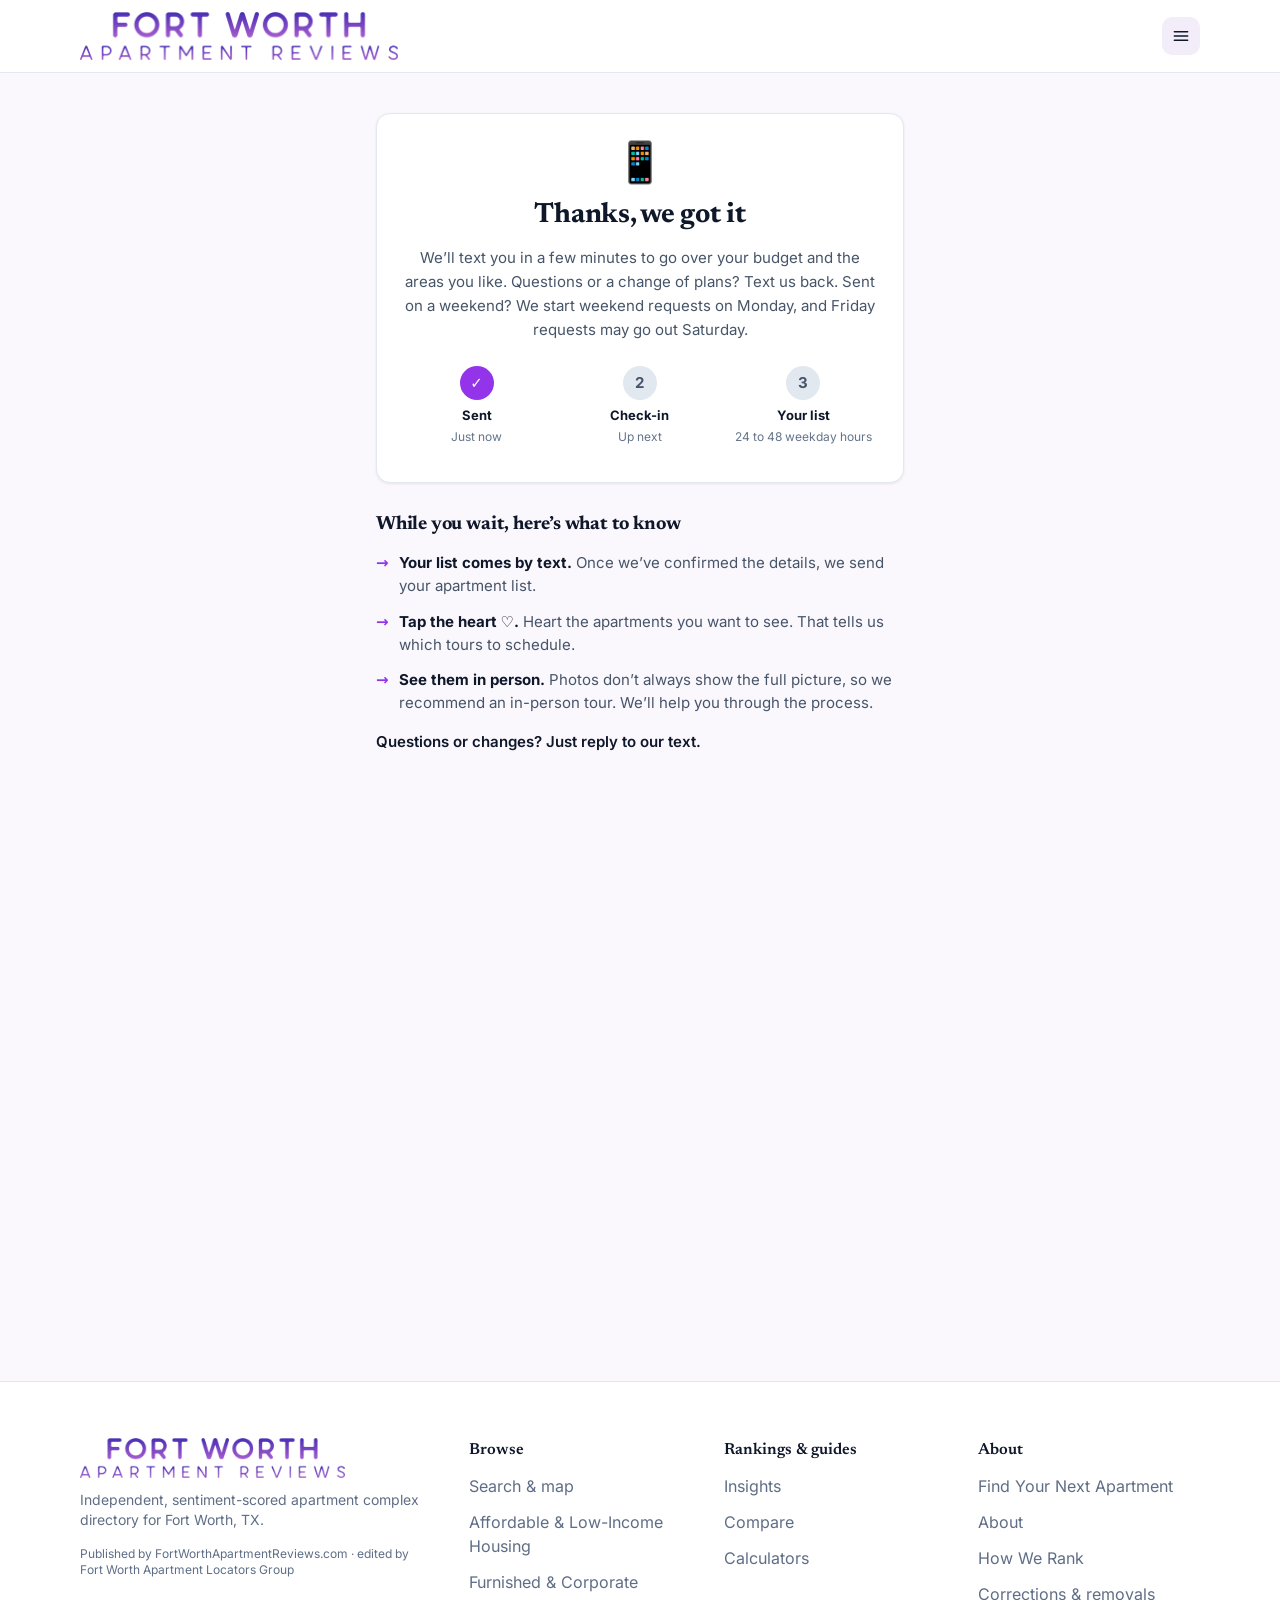
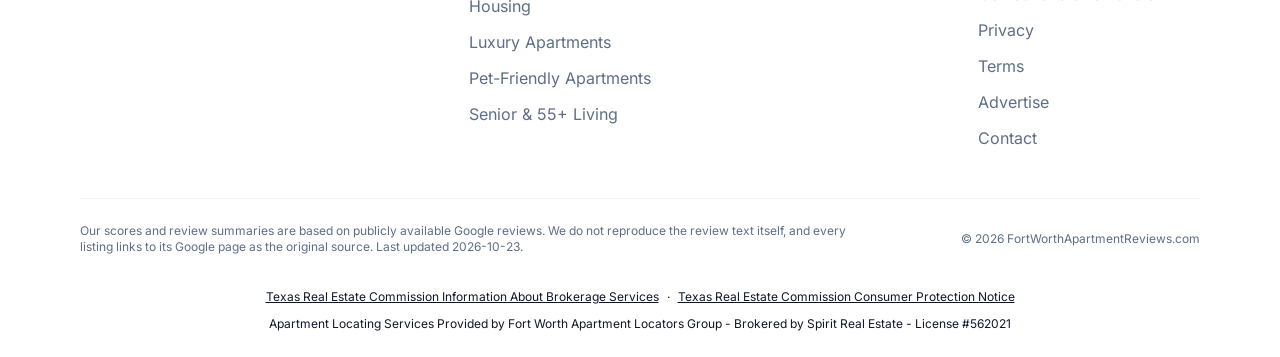
<file: thank-you/index.html>
<!DOCTYPE html><html lang="en" data-preset="editorial" data-base="light" data-hero="split" data-header="solid" data-cards="photo" style="--lp-primary-50:249 246 255;--lp-primary-100:241 233 255;--lp-primary-200:225 207 254;--lp-primary-300:204 172 251;--lp-primary-400:177 124 245;--lp-primary-500:147 51 234;--lp-primary-600:125 41 200;--lp-primary-700:96 29 157;--lp-primary-800:87 25 143;--lp-primary-900:71 18 117;--lp-secondary-50:246 243 249;--lp-secondary-100:233 227 241;--lp-secondary-200:209 196 225;--lp-secondary-300:176 154 203;--lp-secondary-400:134 99 173;--lp-secondary-500:88 28 135;--lp-secondary-600:77 26 118;--lp-secondary-700:63 23 97;--lp-secondary-800:59 22 90;--lp-secondary-900:50 20 77;--lp-neutral-50:247 248 248;--lp-neutral-100:236 237 239;--lp-neutral-200:214 216 221;--lp-neutral-300:186 189 196;--lp-neutral-400:149 154 165;--lp-neutral-500:107 114 128;--lp-neutral-600:90 96 109;--lp-neutral-700:69 74 84;--lp-neutral-800:62 67 76;--lp-neutral-900:50 53 61;--lp-accent-50:255 245 248;--lp-accent-100:255 232 238;--lp-accent-200:253 205 218;--lp-accent-300:248 168 191;--lp-accent-400:238 118 158;--lp-accent-500:219 39 119;--lp-accent-600:186 30 100;--lp-accent-700:144 17 75;--lp-accent-800:131 14 68;--lp-accent-900:106 6 53;--lp-surface:250 247 253;--lp-surface-alt:243 237 250;--lp-surface-container:255 255 255;--lp-surface-container-high:241 245 249;--lp-on-surface:15 23 42;--lp-on-surface-variant:95 110 134;--lp-outline:226 232 240;--lp-outline-variant:241 245 249;--lp-accent:219 39 119;--lp-on-accent:255 255 255;--lp-brand:#9333ea;--lp-accent:#db2777;--lp-font:'Inter', system-ui, -apple-system, Segoe UI, Roboto, sans-serif;--lp-font-heading:'Newsreader', Georgia, serif;--lp-heading-weight:600;--lp-heading-tracking:-0.01em;--lp-text-display-desktop:48px;--lp-text-display-mobile:34px;--lp-text-display-tracking:-0.01em;--lp-text-h1-desktop:40px;--lp-text-h1-mobile:30px;--lp-text-h1-tracking:-0.01em;--lp-text-h2-desktop:28px;--lp-text-h2-mobile:23px;--lp-text-h2-tracking:0em;--lp-text-h3-desktop:22px;--lp-text-h3-mobile:19px;--lp-text-h3-tracking:0em;--lp-radius-sm:0.375rem;--lp-radius-md:0.625rem;--lp-radius-lg:0.875rem;--lp-radius-xl:1.25rem;--lp-radius-card:14px;--lp-radius-btn:10px;--lp-radius-chip:0.5rem;--lp-shadow-card:0 1px 3px rgb(15 23 42 / 0.08), 0 1px 2px rgb(15 23 42 / 0.04);--lp-shadow-hover:0 10px 28px rgb(15 23 42 / 0.12);--lp-card-border:1px solid transparent;--lp-ghost-border:1px solid transparent;--lp-ghost-bg:rgb(var(--lp-surface-alt));--lp-ghost-bg-hover:rgb(var(--lp-surface-container-high));--lp-link-decoration:none;--lp-link-underline-color:transparent;--lp-signature:none;"> <head><meta charset="utf-8"><meta name="viewport" content="width=device-width, initial-scale=1"><title>Thank You | Fort Worth Apartment Reviews</title><meta name="robots" content="noindex, nofollow"><link rel="icon" href="/images/brand/favicon.png"><link rel="preload" href="/fonts/newsreader-latin.woff2" as="font" type="font/woff2" crossorigin><style>@font-face{font-family:'Inter';font-style:normal;font-weight:400 700;font-display:swap;src:url(/fonts/inter-cyrillic-ext.woff2) format('woff2');unicode-range:U+0460-052F, U+1C80-1C8A, U+20B4, U+2DE0-2DFF, U+A640-A69F, U+FE2E-FE2F}@font-face{font-family:'Inter';font-style:normal;font-weight:400 700;font-display:swap;src:url(/fonts/inter-cyrillic.woff2) format('woff2');unicode-range:U+0301, U+0400-045F, U+0490-0491, U+04B0-04B1, U+2116}@font-face{font-family:'Inter';font-style:normal;font-weight:400 700;font-display:swap;src:url(/fonts/inter-greek-ext.woff2) format('woff2');unicode-range:U+1F00-1FFF}@font-face{font-family:'Inter';font-style:normal;font-weight:400 700;font-display:swap;src:url(/fonts/inter-greek.woff2) format('woff2');unicode-range:U+0370-0377, U+037A-037F, U+0384-038A, U+038C, U+038E-03A1, U+03A3-03FF}@font-face{font-family:'Inter';font-style:normal;font-weight:400 700;font-display:swap;src:url(/fonts/inter-vietnamese.woff2) format('woff2');unicode-range:U+0102-0103, U+0110-0111, U+0128-0129, U+0168-0169, U+01A0-01A1, U+01AF-01B0, U+0300-0301, U+0303-0304, U+0308-0309, U+0323, U+0329, U+1EA0-1EF9, U+20AB}@font-face{font-family:'Inter';font-style:normal;font-weight:400 700;font-display:swap;src:url(/fonts/inter-latin-ext.woff2) format('woff2');unicode-range:U+0100-02BA, U+02BD-02C5, U+02C7-02CC, U+02CE-02D7, U+02DD-02FF, U+0304, U+0308, U+0329, U+1D00-1DBF, U+1E00-1E9F, U+1EF2-1EFF, U+2020, U+20A0-20AB, U+20AD-20C4, U+2113, U+2C60-2C7F, U+A720-A7FF}@font-face{font-family:'Inter';font-style:normal;font-weight:400 700;font-display:swap;src:url(/fonts/inter-latin.woff2) format('woff2');unicode-range:U+0000-00FF, U+0131, U+0152-0153, U+02BB-02BC, U+02C6, U+02DA, U+02DC, U+0304, U+0308, U+0329, U+2000-206F, U+20AC, U+2122, U+2191, U+2193, U+2212, U+2215, U+FEFF, U+FFFD}@font-face{font-family:'Newsreader';font-style:normal;font-weight:400 700;font-display:swap;src:url(/fonts/newsreader-vietnamese.woff2) format('woff2');unicode-range:U+0102-0103, U+0110-0111, U+0128-0129, U+0168-0169, U+01A0-01A1, U+01AF-01B0, U+0300-0301, U+0303-0304, U+0308-0309, U+0323, U+0329, U+1EA0-1EF9, U+20AB}@font-face{font-family:'Newsreader';font-style:normal;font-weight:400 700;font-display:swap;src:url(/fonts/newsreader-latin-ext.woff2) format('woff2');unicode-range:U+0100-02BA, U+02BD-02C5, U+02C7-02CC, U+02CE-02D7, U+02DD-02FF, U+0304, U+0308, U+0329, U+1D00-1DBF, U+1E00-1E9F, U+1EF2-1EFF, U+2020, U+20A0-20AB, U+20AD-20C4, U+2113, U+2C60-2C7F, U+A720-A7FF}@font-face{font-family:'Newsreader';font-style:normal;font-weight:400 700;font-display:swap;src:url(/fonts/newsreader-latin.woff2) format('woff2');unicode-range:U+0000-00FF, U+0131, U+0152-0153, U+02BB-02BC, U+02C6, U+02DA, U+02DC, U+0304, U+0308, U+0329, U+2000-206F, U+20AC, U+2122, U+2191, U+2193, U+2212, U+2215, U+FEFF, U+FFFD}body{font-family:var(--lp-font)}</style><link rel="stylesheet" href="/_astro/_slug_.nyY0su0v.css">
<link rel="stylesheet" href="/_astro/_slug_.DCW_JxmH.css"><style>@media (max-width:767px){header.lp-site-header img{height:auto;max-width:calc(100vw - 96px)}}@media (max-width:1359px){header.lp-site-header nav[aria-label="Primary"]{display:none!important}header.lp-site-header details.lp-mnav{display:block!important}}</style></head><body class="min-h-screen flex flex-col"><header class="lp-site-header sticky top-0 z-40 border-b border-outline bg-surface-container/95 backdrop-blur"> <div class="mx-auto flex max-w-6xl items-center justify-between gap-6 px-4 py-3"> <a href="https://fortworthapartmentreviews.com/" class="flex shrink-0 items-center gap-2"> <img src="/images/brand/logo.png" alt="Greater Fort Worth Apartment Complex Guide" class="h-12 w-auto">  </a>  <nav class="hidden items-center gap-6 md:flex" aria-label="Primary">  <div class="relative group"> <button type="button" class="inline-flex items-center gap-1 border-b-2 pb-0.5 text-sm transition-colors border-transparent text-on-surface-variant hover:text-primary-600" aria-haspopup="true">Find <svg class="h-3 w-3" viewBox="0 0 12 12" fill="none" aria-hidden="true"><path d="M3 4.5 6 7.5 9 4.5" stroke="currentColor" stroke-width="1.5" stroke-linecap="round" stroke-linejoin="round"/></svg></button> <div class="lp-menu invisible absolute left-0 top-full z-30 max-h-[70vh] min-w-[16rem] overflow-y-auto p-2 opacity-0 transition-opacity duration-150 group-hover:visible group-hover:opacity-100 group-focus-within:visible group-focus-within:opacity-100"> <a href="https://fortworthapartmentreviews.com/browse/" class="flex items-center justify-between rounded-btn px-3 py-2 text-sm font-semibold text-primary-600 hover:bg-primary-50">Search &amp; map <span aria-hidden="true">&rarr;</span></a> <div class="my-1 border-t border-outline-variant"></div> <a href="https://fortworthapartmentreviews.com/category/affordable-apartments/" class="block rounded-btn px-3 py-2 text-sm text-on-surface-variant hover:bg-surface-alt hover:text-primary-700">Affordable &amp; Low-Income Housing</a><a href="https://fortworthapartmentreviews.com/category/furnished-corporate-apartments/" class="block rounded-btn px-3 py-2 text-sm text-on-surface-variant hover:bg-surface-alt hover:text-primary-700">Furnished &amp; Corporate Housing</a><a href="https://fortworthapartmentreviews.com/category/luxury-apartments/" class="block rounded-btn px-3 py-2 text-sm text-on-surface-variant hover:bg-surface-alt hover:text-primary-700">Luxury Apartments</a><a href="https://fortworthapartmentreviews.com/category/pet-friendly-apartments/" class="block rounded-btn px-3 py-2 text-sm text-on-surface-variant hover:bg-surface-alt hover:text-primary-700">Pet-Friendly Apartments</a><a href="https://fortworthapartmentreviews.com/category/senior-apartments/" class="block rounded-btn px-3 py-2 text-sm text-on-surface-variant hover:bg-surface-alt hover:text-primary-700">Senior &amp; 55+ Living</a><a href="https://fortworthapartmentreviews.com/category/student-apartments/" class="block rounded-btn px-3 py-2 text-sm text-on-surface-variant hover:bg-surface-alt hover:text-primary-700">Student Housing</a><a href="https://fortworthapartmentreviews.com/category/townhome-style-apartments/" class="block rounded-btn px-3 py-2 text-sm text-on-surface-variant hover:bg-surface-alt hover:text-primary-700">Townhome-Style Apartment Communities</a>  </div> </div>  <div class="relative group"> <button type="button" class="inline-flex items-center gap-1 border-b-2 pb-0.5 text-sm transition-colors border-transparent text-on-surface-variant hover:text-primary-600" aria-haspopup="true">Popular <svg class="h-3 w-3" viewBox="0 0 12 12" fill="none" aria-hidden="true"><path d="M3 4.5 6 7.5 9 4.5" stroke="currentColor" stroke-width="1.5" stroke-linecap="round" stroke-linejoin="round"/></svg></button> <div class="lp-menu invisible absolute left-0 top-full z-30 max-h-[70vh] min-w-[16rem] overflow-y-auto p-2 opacity-0 transition-opacity duration-150 group-hover:visible group-hover:opacity-100 group-focus-within:visible group-focus-within:opacity-100"> <a href="https://fortworthapartmentreviews.com/fort-worth-tx/" class="block rounded-btn px-3 py-2 text-sm text-on-surface-variant hover:bg-surface-alt hover:text-primary-700">Fort Worth, TX</a><a href="https://fortworthapartmentreviews.com/arlington-tx/" class="block rounded-btn px-3 py-2 text-sm text-on-surface-variant hover:bg-surface-alt hover:text-primary-700">Arlington, TX</a><a href="https://fortworthapartmentreviews.com/grapevine-tx/" class="block rounded-btn px-3 py-2 text-sm text-on-surface-variant hover:bg-surface-alt hover:text-primary-700">Grapevine, TX</a> <div class="my-1 border-t border-outline-variant"></div> <a href="https://fortworthapartmentreviews.com/locations/" class="flex items-center justify-between rounded-btn px-3 py-2 text-sm font-semibold text-primary-600 hover:bg-primary-50">All locations <span aria-hidden="true">&rarr;</span></a> </div> </div>    <div class="relative group"> <button type="button" class="inline-flex items-center gap-1 border-b-2 pb-0.5 text-sm transition-colors border-transparent text-on-surface-variant hover:text-primary-600" aria-haspopup="true">Rankings <svg class="h-3 w-3" viewBox="0 0 12 12" fill="none" aria-hidden="true"><path d="M3 4.5 6 7.5 9 4.5" stroke="currentColor" stroke-width="1.5" stroke-linecap="round" stroke-linejoin="round"/></svg></button> <div class="lp-menu invisible absolute left-0 top-full z-30 max-h-[70vh] min-w-[16rem] overflow-y-auto p-2 opacity-0 transition-opacity duration-150 group-hover:visible group-hover:opacity-100 group-focus-within:visible group-focus-within:opacity-100"> <a href="https://fortworthapartmentreviews.com/arlington-tx/best/apartment-complexes/" class="block rounded-btn px-3 py-2 text-sm text-on-surface-variant hover:bg-surface-alt hover:text-primary-700">Best Apartments in Arlington</a><a href="https://fortworthapartmentreviews.com/fort-worth-tx/best/apartment-complexes/" class="block rounded-btn px-3 py-2 text-sm text-on-surface-variant hover:bg-surface-alt hover:text-primary-700">Best Apartments in Fort Worth</a><a href="https://fortworthapartmentreviews.com/fort-worth-tx/best/townhome-style-apartments/" class="block rounded-btn px-3 py-2 text-sm text-on-surface-variant hover:bg-surface-alt hover:text-primary-700">Best Townhome Apartments in Fort Worth</a><a href="https://fortworthapartmentreviews.com/grapevine-tx/best/apartment-complexes/" class="block rounded-btn px-3 py-2 text-sm text-on-surface-variant hover:bg-surface-alt hover:text-primary-700">Best Apartments in Grapevine</a> <div class="my-1 border-t border-outline-variant"></div> <a href="https://fortworthapartmentreviews.com/best/" class="flex items-center justify-between rounded-btn px-3 py-2 text-sm font-semibold text-primary-600 hover:bg-primary-50">All rankings <span aria-hidden="true">&rarr;</span></a> </div> </div>  <div class="relative group"> <button type="button" class="inline-flex items-center gap-1 border-b-2 pb-0.5 text-sm transition-colors border-transparent text-on-surface-variant hover:text-primary-600" aria-haspopup="true">Explore <svg class="h-3 w-3" viewBox="0 0 12 12" fill="none" aria-hidden="true"><path d="M3 4.5 6 7.5 9 4.5" stroke="currentColor" stroke-width="1.5" stroke-linecap="round" stroke-linejoin="round"/></svg></button> <div class="lp-menu invisible absolute left-0 top-full z-30 max-h-[70vh] min-w-[16rem] overflow-y-auto p-2 opacity-0 transition-opacity duration-150 group-hover:visible group-hover:opacity-100 group-focus-within:visible group-focus-within:opacity-100"> <a href="https://fortworthapartmentreviews.com/guide/" class="block rounded-btn px-3 py-2 text-sm text-on-surface-variant hover:bg-surface-alt hover:text-primary-700">Insights</a><a href="https://fortworthapartmentreviews.com/tools/" class="block rounded-btn px-3 py-2 text-sm text-on-surface-variant hover:bg-surface-alt hover:text-primary-700">Calculators</a><a href="https://fortworthapartmentreviews.com/resources/" class="block rounded-btn px-3 py-2 text-sm text-on-surface-variant hover:bg-surface-alt hover:text-primary-700">Links</a><a href="https://fortworthapartmentreviews.com/glossary/" class="block rounded-btn px-3 py-2 text-sm text-on-surface-variant hover:bg-surface-alt hover:text-primary-700">Terms</a> </div> </div> <a href="https://fortworthapartmentreviews.com/compare/" class="inline-flex items-center gap-1 border-b-2 pb-0.5 text-sm transition-colors border-transparent text-on-surface-variant hover:text-primary-600">Compare</a> <form action="https://fortworthapartmentreviews.com/browse/" method="get" role="search" class="relative ml-1"> <label class="sr-only" for="lp-nav-search">Search businesses</label> <input id="lp-nav-search" type="search" name="q" placeholder="Search…" class="lp-input w-44 py-2 pl-4 pr-9 text-sm"> <svg class="pointer-events-none absolute right-3 top-1/2 h-4 w-4 -translate-y-1/2 text-on-surface-variant" viewBox="0 0 20 20" fill="none" aria-hidden="true"><circle cx="9" cy="9" r="6" stroke="currentColor" stroke-width="1.8"></circle><path d="m14 14 3 3" stroke="currentColor" stroke-width="1.8" stroke-linecap="round"></path></svg> </form> <div class="ml-1 flex items-center gap-2"> <a href="tel:817-764-5762" aria-label="Call" class="flex h-9 w-9 items-center justify-center rounded-full text-on-surface-variant transition-colors hover:bg-surface-alt hover:text-primary-600"> <svg class="h-4 w-4" viewBox="0 0 24 24" fill="none" stroke="currentColor" stroke-width="1.8" stroke-linecap="round" stroke-linejoin="round" aria-hidden="true"><path d="M22 16.92v3a2 2 0 0 1-2.18 2 19.79 19.79 0 0 1-8.63-3.07 19.5 19.5 0 0 1-6-6 19.79 19.79 0 0 1-3.07-8.67A2 2 0 0 1 4.11 2h3a2 2 0 0 1 2 1.72c.13.96.36 1.9.7 2.81a2 2 0 0 1-.45 2.11L8.09 9.91a16 16 0 0 0 6 6l1.27-1.27a2 2 0 0 1 2.11-.45c.9.34 1.85.57 2.81.7A2 2 0 0 1 22 16.92Z"></path></svg> </a>  <a href="/" rel="noopener nofollow" class="lp-accent-bg text-on-accent whitespace-nowrap rounded-btn px-3.5 py-2 text-sm font-semibold">Find Your Next Apartment</a> </div> </nav>  <details class="lp-mnav md:hidden"> <summary class="lp-btn-ghost flex cursor-pointer list-none p-2 text-on-surface-variant" aria-label="Menu"> <svg class="lp-mnav-burger h-5 w-5" viewBox="0 0 24 24" fill="none" aria-hidden="true"><path d="M4 7h16M4 12h16M4 17h16" stroke="currentColor" stroke-width="1.8" stroke-linecap="round"></path></svg> <svg class="lp-mnav-close hidden h-5 w-5" viewBox="0 0 24 24" fill="none" aria-hidden="true"><path d="m6 6 12 12M18 6 6 18" stroke="currentColor" stroke-width="1.8" stroke-linecap="round"></path></svg> <span class="sr-only">Menu</span> </summary> <div class="lp-mnav-panel absolute inset-x-0 top-full z-40 overflow-y-auto overscroll-contain border-t border-outline bg-surface-container"> <div class="mx-auto max-w-6xl px-4 pb-8 pt-4"> <form action="https://fortworthapartmentreviews.com/browse/" method="get" role="search" class="relative mb-2"> <label class="sr-only" for="lp-mnav-search">Search businesses</label> <input id="lp-mnav-search" type="search" name="q" placeholder="Search businesses…" class="lp-input w-full py-3 pl-4 pr-11 text-base"> <svg class="pointer-events-none absolute right-4 top-1/2 h-5 w-5 -translate-y-1/2 text-on-surface-variant" viewBox="0 0 20 20" fill="none" aria-hidden="true"><circle cx="9" cy="9" r="6" stroke="currentColor" stroke-width="1.8"></circle><path d="m14 14 3 3" stroke="currentColor" stroke-width="1.8" stroke-linecap="round"></path></svg> </form> <div class="mb-3 flex gap-2"> <a href="/" rel="noopener nofollow" class="lp-accent-bg text-on-accent flex-1 rounded-btn px-4 py-3 text-center text-base font-semibold">Find Your Next Apartment</a> <a href="tel:817-764-5762" class="flex items-center justify-center rounded-btn border border-outline px-4 py-3 text-base font-medium text-on-surface">Call</a> </div> <nav class="divide-y divide-outline-variant" aria-label="Mobile"> <a href="https://fortworthapartmentreviews.com/" class="flex items-center px-1 py-3 text-base font-medium text-on-surface">Home</a> <a href="https://fortworthapartmentreviews.com/browse/" class="flex items-center px-1 py-3 text-base font-medium text-on-surface">Browse &amp; map</a> <details class="lp-mnav-group"> <summary class="flex cursor-pointer list-none items-center justify-between px-1 py-3 text-base font-medium text-on-surface">Find <svg class="lp-mnav-chev h-4 w-4 shrink-0 text-on-surface-variant transition-transform duration-150" viewBox="0 0 12 12" fill="none" aria-hidden="true"><path d="M3 4.5 6 7.5 9 4.5" stroke="currentColor" stroke-width="1.5" stroke-linecap="round" stroke-linejoin="round"/></svg></summary> <div class="pb-3"> <a href="https://fortworthapartmentreviews.com/category/affordable-apartments/" class="block rounded-btn px-3 py-2.5 text-[15px] text-on-surface-variant hover:bg-surface-alt hover:text-primary-700">Affordable &amp; Low-Income Housing</a><a href="https://fortworthapartmentreviews.com/category/furnished-corporate-apartments/" class="block rounded-btn px-3 py-2.5 text-[15px] text-on-surface-variant hover:bg-surface-alt hover:text-primary-700">Furnished &amp; Corporate Housing</a><a href="https://fortworthapartmentreviews.com/category/luxury-apartments/" class="block rounded-btn px-3 py-2.5 text-[15px] text-on-surface-variant hover:bg-surface-alt hover:text-primary-700">Luxury Apartments</a><a href="https://fortworthapartmentreviews.com/category/pet-friendly-apartments/" class="block rounded-btn px-3 py-2.5 text-[15px] text-on-surface-variant hover:bg-surface-alt hover:text-primary-700">Pet-Friendly Apartments</a><a href="https://fortworthapartmentreviews.com/category/senior-apartments/" class="block rounded-btn px-3 py-2.5 text-[15px] text-on-surface-variant hover:bg-surface-alt hover:text-primary-700">Senior &amp; 55+ Living</a><a href="https://fortworthapartmentreviews.com/category/student-apartments/" class="block rounded-btn px-3 py-2.5 text-[15px] text-on-surface-variant hover:bg-surface-alt hover:text-primary-700">Student Housing</a><a href="https://fortworthapartmentreviews.com/category/townhome-style-apartments/" class="block rounded-btn px-3 py-2.5 text-[15px] text-on-surface-variant hover:bg-surface-alt hover:text-primary-700">Townhome-Style Apartment Communities</a>  </div> </details> <details class="lp-mnav-group"> <summary class="flex cursor-pointer list-none items-center justify-between px-1 py-3 text-base font-medium text-on-surface">Popular <svg class="lp-mnav-chev h-4 w-4 shrink-0 text-on-surface-variant transition-transform duration-150" viewBox="0 0 12 12" fill="none" aria-hidden="true"><path d="M3 4.5 6 7.5 9 4.5" stroke="currentColor" stroke-width="1.5" stroke-linecap="round" stroke-linejoin="round"/></svg></summary> <div class="pb-3"> <a href="https://fortworthapartmentreviews.com/fort-worth-tx/" class="block rounded-btn px-3 py-2.5 text-[15px] text-on-surface-variant hover:bg-surface-alt hover:text-primary-700">Fort Worth, TX</a><a href="https://fortworthapartmentreviews.com/arlington-tx/" class="block rounded-btn px-3 py-2.5 text-[15px] text-on-surface-variant hover:bg-surface-alt hover:text-primary-700">Arlington, TX</a><a href="https://fortworthapartmentreviews.com/grapevine-tx/" class="block rounded-btn px-3 py-2.5 text-[15px] text-on-surface-variant hover:bg-surface-alt hover:text-primary-700">Grapevine, TX</a> <a href="https://fortworthapartmentreviews.com/locations/" class="block rounded-btn px-3 py-2.5 text-[15px] font-semibold text-primary-600 hover:bg-surface-alt">All locations &rarr;</a> </div> </details>  <a href="https://fortworthapartmentreviews.com/best/" class="flex items-center px-1 py-3 text-base font-medium text-on-surface">Rankings</a> <details class="lp-mnav-group"> <summary class="flex cursor-pointer list-none items-center justify-between px-1 py-3 text-base font-medium text-on-surface">Explore <svg class="lp-mnav-chev h-4 w-4 shrink-0 text-on-surface-variant transition-transform duration-150" viewBox="0 0 12 12" fill="none" aria-hidden="true"><path d="M3 4.5 6 7.5 9 4.5" stroke="currentColor" stroke-width="1.5" stroke-linecap="round" stroke-linejoin="round"/></svg></summary> <div class="pb-3"> <a href="https://fortworthapartmentreviews.com/guide/" class="block rounded-btn px-3 py-2.5 text-[15px] text-on-surface-variant hover:bg-surface-alt hover:text-primary-700">Insights</a><a href="https://fortworthapartmentreviews.com/tools/" class="block rounded-btn px-3 py-2.5 text-[15px] text-on-surface-variant hover:bg-surface-alt hover:text-primary-700">Calculators</a><a href="https://fortworthapartmentreviews.com/resources/" class="block rounded-btn px-3 py-2.5 text-[15px] text-on-surface-variant hover:bg-surface-alt hover:text-primary-700">Links</a><a href="https://fortworthapartmentreviews.com/glossary/" class="block rounded-btn px-3 py-2.5 text-[15px] text-on-surface-variant hover:bg-surface-alt hover:text-primary-700">Terms</a> </div> </details> <a href="https://fortworthapartmentreviews.com/compare/" class="flex items-center px-1 py-3 text-base font-medium text-on-surface">Compare</a> </nav> </div> </div> </details> </div> </header>   <script>
  (function () {
    var h = document.querySelector('header.lp-site-header');
    if (!h) return;
    var setH = function () { document.documentElement.style.setProperty('--lp-header-h', h.offsetHeight + 'px'); };
    setH();
    window.addEventListener('resize', setH, { passive: true });
    var overlay = h.classList.contains('lp-header-overlay');
    var atTop = function () { h.classList.toggle('lp-at-top', window.scrollY < 60); };
    var m = h.querySelector('.lp-mnav');
    if (m) {
      m.addEventListener('toggle', function () {
        // Lock page scroll behind the sheet; over a photo hero, solidify the transparent header so
        // the nav row reads against the sheet, not the hero. atTop() restores it on close.
        document.documentElement.classList.toggle('lp-mnav-open', m.open);
        if (!overlay) return;
        if (m.open) h.classList.remove('lp-at-top'); else atTop();
      });
    }
    if (!overlay) return;
    atTop();
    window.addEventListener('scroll', atTop, { passive: true });
  })();
</script> <main id="main" class="flex-1"><div style="max-width:560px;margin:0 auto;padding:40px 16px 24px"><div style="background:#fff;border:1px solid #e2e8f0;border-radius:14px;padding:28px 22px;box-shadow:0 1px 3px rgb(15 23 42/.08)"><div style="text-align:center;font-size:40px;line-height:1">&#128241;</div><h1 style="text-align:center;font-family:var(--lp-font-heading);font-weight:800;font-size:28px;margin:12px 0 10px;color:#0f172a">Thanks, we got it</h1><p style="text-align:center;font-size:15px;line-height:1.6;color:#475569;margin:0">We&#8217;ll text you in a few minutes to go over your budget and the areas you like. Questions or a change of plans? Text us back. Sent on a weekend? We start weekend requests on Monday, and Friday requests may go out Saturday.</p><div style="display:flex;gap:8px;margin:24px 0 8px"><div style="flex:1;text-align:center"><div style="width:34px;height:34px;border-radius:50%;margin:0 auto 6px;display:flex;align-items:center;justify-content:center;font-weight:700;font-size:15px;background:#9333ea;color:#fff">&#10003;</div><p style="font-weight:700;font-size:13px;margin:0;color:#0f172a">Sent</p><p style="font-size:12px;margin:2px 0 0;color:#64748b">Just now</p></div><div style="flex:1;text-align:center"><div style="width:34px;height:34px;border-radius:50%;margin:0 auto 6px;display:flex;align-items:center;justify-content:center;font-weight:700;font-size:15px;background:#e2e8f0;color:#475569">2</div><p style="font-weight:700;font-size:13px;margin:0;color:#0f172a">Check-in</p><p style="font-size:12px;margin:2px 0 0;color:#64748b">Up next</p></div><div style="flex:1;text-align:center"><div style="width:34px;height:34px;border-radius:50%;margin:0 auto 6px;display:flex;align-items:center;justify-content:center;font-weight:700;font-size:15px;background:#e2e8f0;color:#475569">3</div><p style="font-weight:700;font-size:13px;margin:0;color:#0f172a">Your list</p><p style="font-size:12px;margin:2px 0 0;color:#64748b">24 to 48 weekday hours</p></div></div></div><h2 style="font-family:var(--lp-font-heading);font-weight:800;font-size:19px;margin:28px 0 12px;color:#0f172a">While you wait, here&#8217;s what to know</h2><ul style="list-style:none;padding:0;margin:0;font-size:15px;line-height:1.55;color:#475569"><li style="display:flex;gap:10px;margin:0 0 12px"><span style="color:#9333ea;font-weight:700">&rarr;</span><span><strong style="color:#0f172a">Your list comes by text.</strong> Once we&#8217;ve confirmed the details, we send your apartment list.</span></li><li style="display:flex;gap:10px;margin:0 0 12px"><span style="color:#9333ea;font-weight:700">&rarr;</span><span><strong style="color:#0f172a">Tap the heart &#9825;.</strong> Heart the apartments you want to see. That tells us which tours to schedule.</span></li><li style="display:flex;gap:10px;margin:0 0 12px"><span style="color:#9333ea;font-weight:700">&rarr;</span><span><strong style="color:#0f172a">See them in person.</strong> Photos don&#8217;t always show the full picture, so we recommend an in-person tour. We&#8217;ll help you through the process.</span></li></ul><p style="font-size:15px;color:#0f172a;font-weight:600;margin:16px 0 0">Questions or changes? Just reply to our text.</p></div><div data-intake-footer-spacer aria-hidden="true" style="height:clamp(360px,60vh,720px);background:transparent"></div></main>  <footer class="mt-16 border-t border-outline bg-surface-container"> <div class="mx-auto max-w-6xl px-4 pt-14 pb-8"> <div class="grid gap-12 md:grid-cols-12">  <div class="md:col-span-4"> <img src="/images/brand/logo.png" alt="Greater Fort Worth Apartment Complex Guide" class="mb-3 h-10 w-auto" loading="lazy"> <p class="max-w-sm text-sm text-on-surface-variant">Independent, sentiment-scored apartment complex directory for Fort Worth, TX.</p> <p class="mt-4 text-xs text-on-surface-variant">
Published by <a class="hover:text-primary-600" href="https://fortworthapartmentreviews.com" rel="publisher">FortWorthApartmentReviews.com</a>  &middot; edited by Fort Worth Apartment Locators Group </p>  </div>  <div class="grid grid-cols-2 gap-8 sm:grid-cols-3 md:col-span-8"> <div class="flex flex-col gap-3"> <span class="font-heading font-semibold text-on-surface">Browse</span> <a class="text-on-surface-variant hover:text-primary-600 transition-colors" href="https://fortworthapartmentreviews.com/browse/">Search &amp; map</a> <a class="text-on-surface-variant hover:text-primary-600 transition-colors" href="https://fortworthapartmentreviews.com/category/affordable-apartments/">Affordable &amp; Low-Income Housing</a><a class="text-on-surface-variant hover:text-primary-600 transition-colors" href="https://fortworthapartmentreviews.com/category/furnished-corporate-apartments/">Furnished &amp; Corporate Housing</a><a class="text-on-surface-variant hover:text-primary-600 transition-colors" href="https://fortworthapartmentreviews.com/category/luxury-apartments/">Luxury Apartments</a><a class="text-on-surface-variant hover:text-primary-600 transition-colors" href="https://fortworthapartmentreviews.com/category/pet-friendly-apartments/">Pet-Friendly Apartments</a><a class="text-on-surface-variant hover:text-primary-600 transition-colors" href="https://fortworthapartmentreviews.com/category/senior-apartments/">Senior &amp; 55+ Living</a> </div> <div class="flex flex-col gap-3"> <span class="font-heading font-semibold text-on-surface">Rankings &amp; guides</span>  <a class="text-on-surface-variant hover:text-primary-600 transition-colors" href="https://fortworthapartmentreviews.com/guide/">Insights</a> <a class="text-on-surface-variant hover:text-primary-600 transition-colors" href="https://fortworthapartmentreviews.com/compare/">Compare</a> <a class="text-on-surface-variant hover:text-primary-600 transition-colors" href="https://fortworthapartmentreviews.com/tools/">Calculators</a> </div> <div class="flex flex-col gap-3"> <span class="font-heading font-semibold text-on-surface">About</span> <a class="text-on-surface-variant hover:text-primary-600 transition-colors" href="/">Find Your Next Apartment</a> <a class="text-on-surface-variant hover:text-primary-600 transition-colors" href="https://fortworthapartmentreviews.com/about/">About</a>  <a class="text-on-surface-variant hover:text-primary-600 transition-colors" href="https://fortworthapartmentreviews.com/how-we-rank/">How We Rank</a> <a class="text-on-surface-variant hover:text-primary-600 transition-colors" href="https://fortworthapartmentreviews.com/listing-policy/">Corrections &amp; removals</a> <a class="text-on-surface-variant hover:text-primary-600 transition-colors" href="https://fortworthapartmentreviews.com/privacy/">Privacy</a> <a class="text-on-surface-variant hover:text-primary-600 transition-colors" href="https://fortworthapartmentreviews.com/terms/">Terms</a> <a class="text-on-surface-variant hover:text-primary-600 transition-colors" href="https://fortworthapartmentreviews.com/advertise/">Advertise</a> <a class="text-on-surface-variant hover:text-primary-600 transition-colors" href="https://fortworthapartmentreviews.com/contact/">Contact</a> </div> </div> </div>  <div class="mt-12 flex flex-col gap-3 border-t border-outline-variant pt-6 text-xs text-on-surface-variant sm:flex-row sm:items-center sm:justify-between"> <p class="max-w-3xl"> Our scores and review summaries are based on publicly available Google reviews. We do not reproduce the review text itself, and every listing links to its Google page as the original source. Last updated 2026-10-23.
 </p> <p class="shrink-0">&copy; 2026 FortWorthApartmentReviews.com</p> </div> </div> <div style="max-width:72rem;margin:0 auto;padding:0 16px 24px;font-size:12px;line-height:1.6;text-align:center"><a href="/docs/trec-information-about-brokerage-services.pdf" target="_blank" rel="noopener noreferrer" style="color:inherit;text-decoration:underline">Texas Real Estate Commission Information About Brokerage Services</a><span aria-hidden="true" style="margin:0 8px">&middot;</span><a href="/docs/trec-consumer-protection-notice.pdf" target="_blank" rel="noopener noreferrer" style="color:inherit;text-decoration:underline">Texas Real Estate Commission Consumer Protection Notice</a><p style="margin:8px 0 0">Apartment Locating Services Provided by Fort Worth Apartment Locators Group - Brokered by Spirit Real Estate - License #562021</p></div></footer></body></html>
</file>
<file: _astro/_slug_.nyY0su0v.css>
*,:before,:after{--tw-border-spacing-x: 0;--tw-border-spacing-y: 0;--tw-translate-x: 0;--tw-translate-y: 0;--tw-rotate: 0;--tw-skew-x: 0;--tw-skew-y: 0;--tw-scale-x: 1;--tw-scale-y: 1;--tw-pan-x: ;--tw-pan-y: ;--tw-pinch-zoom: ;--tw-scroll-snap-strictness: proximity;--tw-gradient-from-position: ;--tw-gradient-via-position: ;--tw-gradient-to-position: ;--tw-ordinal: ;--tw-slashed-zero: ;--tw-numeric-figure: ;--tw-numeric-spacing: ;--tw-numeric-fraction: ;--tw-ring-inset: ;--tw-ring-offset-width: 0px;--tw-ring-offset-color: #fff;--tw-ring-color: rgb(59 130 246 / .5);--tw-ring-offset-shadow: 0 0 #0000;--tw-ring-shadow: 0 0 #0000;--tw-shadow: 0 0 #0000;--tw-shadow-colored: 0 0 #0000;--tw-blur: ;--tw-brightness: ;--tw-contrast: ;--tw-grayscale: ;--tw-hue-rotate: ;--tw-invert: ;--tw-saturate: ;--tw-sepia: ;--tw-drop-shadow: ;--tw-backdrop-blur: ;--tw-backdrop-brightness: ;--tw-backdrop-contrast: ;--tw-backdrop-grayscale: ;--tw-backdrop-hue-rotate: ;--tw-backdrop-invert: ;--tw-backdrop-opacity: ;--tw-backdrop-saturate: ;--tw-backdrop-sepia: ;--tw-contain-size: ;--tw-contain-layout: ;--tw-contain-paint: ;--tw-contain-style: }::backdrop{--tw-border-spacing-x: 0;--tw-border-spacing-y: 0;--tw-translate-x: 0;--tw-translate-y: 0;--tw-rotate: 0;--tw-skew-x: 0;--tw-skew-y: 0;--tw-scale-x: 1;--tw-scale-y: 1;--tw-pan-x: ;--tw-pan-y: ;--tw-pinch-zoom: ;--tw-scroll-snap-strictness: proximity;--tw-gradient-from-position: ;--tw-gradient-via-position: ;--tw-gradient-to-position: ;--tw-ordinal: ;--tw-slashed-zero: ;--tw-numeric-figure: ;--tw-numeric-spacing: ;--tw-numeric-fraction: ;--tw-ring-inset: ;--tw-ring-offset-width: 0px;--tw-ring-offset-color: #fff;--tw-ring-color: rgb(59 130 246 / .5);--tw-ring-offset-shadow: 0 0 #0000;--tw-ring-shadow: 0 0 #0000;--tw-shadow: 0 0 #0000;--tw-shadow-colored: 0 0 #0000;--tw-blur: ;--tw-brightness: ;--tw-contrast: ;--tw-grayscale: ;--tw-hue-rotate: ;--tw-invert: ;--tw-saturate: ;--tw-sepia: ;--tw-drop-shadow: ;--tw-backdrop-blur: ;--tw-backdrop-brightness: ;--tw-backdrop-contrast: ;--tw-backdrop-grayscale: ;--tw-backdrop-hue-rotate: ;--tw-backdrop-invert: ;--tw-backdrop-opacity: ;--tw-backdrop-saturate: ;--tw-backdrop-sepia: ;--tw-contain-size: ;--tw-contain-layout: ;--tw-contain-paint: ;--tw-contain-style: }*,:before,:after{box-sizing:border-box;border-width:0;border-style:solid;border-color:#e5e7eb}:before,:after{--tw-content: ""}html,:host{line-height:1.5;-webkit-text-size-adjust:100%;-moz-tab-size:4;-o-tab-size:4;tab-size:4;font-family:ui-sans-serif,system-ui,sans-serif,"Apple Color Emoji","Segoe UI Emoji",Segoe UI Symbol,"Noto Color Emoji";font-feature-settings:normal;font-variation-settings:normal;-webkit-tap-highlight-color:transparent}body{margin:0;line-height:inherit}hr{height:0;color:inherit;border-top-width:1px}abbr:where([title]){-webkit-text-decoration:underline dotted;text-decoration:underline dotted}h1,h2,h3,h4,h5,h6{font-size:inherit;font-weight:inherit}a{color:inherit;text-decoration:inherit}b,strong{font-weight:bolder}code,kbd,samp,pre{font-family:ui-monospace,SFMono-Regular,Menlo,Monaco,Consolas,Liberation Mono,Courier New,monospace;font-feature-settings:normal;font-variation-settings:normal;font-size:1em}small{font-size:80%}sub,sup{font-size:75%;line-height:0;position:relative;vertical-align:baseline}sub{bottom:-.25em}sup{top:-.5em}table{text-indent:0;border-color:inherit;border-collapse:collapse}button,input,optgroup,select,textarea{font-family:inherit;font-feature-settings:inherit;font-variation-settings:inherit;font-size:100%;font-weight:inherit;line-height:inherit;letter-spacing:inherit;color:inherit;margin:0;padding:0}button,select{text-transform:none}button,input:where([type=button]),input:where([type=reset]),input:where([type=submit]){-webkit-appearance:button;background-color:transparent;background-image:none}:-moz-focusring{outline:auto}:-moz-ui-invalid{box-shadow:none}progress{vertical-align:baseline}::-webkit-inner-spin-button,::-webkit-outer-spin-button{height:auto}[type=search]{-webkit-appearance:textfield;outline-offset:-2px}::-webkit-search-decoration{-webkit-appearance:none}::-webkit-file-upload-button{-webkit-appearance:button;font:inherit}summary{display:list-item}blockquote,dl,dd,h1,h2,h3,h4,h5,h6,hr,figure,p,pre{margin:0}fieldset{margin:0;padding:0}legend{padding:0}ol,ul,menu{list-style:none;margin:0;padding:0}dialog{padding:0}textarea{resize:vertical}input::-moz-placeholder,textarea::-moz-placeholder{opacity:1;color:#9ca3af}input::placeholder,textarea::placeholder{opacity:1;color:#9ca3af}button,[role=button]{cursor:pointer}:disabled{cursor:default}img,svg,video,canvas,audio,iframe,embed,object{display:block;vertical-align:middle}img,video{max-width:100%;height:auto}[hidden]:where(:not([hidden=until-found])){display:none}.container{width:100%}@media (min-width: 640px){.container{max-width:640px}}@media (min-width: 768px){.container{max-width:768px}}@media (min-width: 1024px){.container{max-width:1024px}}@media (min-width: 1280px){.container{max-width:1280px}}@media (min-width: 1536px){.container{max-width:1536px}}.prose{color:var(--tw-prose-body);max-width:65ch}.prose :where(p):not(:where([class~=not-prose],[class~=not-prose] *)){margin-top:1.25em;margin-bottom:1.25em}.prose :where([class~=lead]):not(:where([class~=not-prose],[class~=not-prose] *)){color:var(--tw-prose-lead);font-size:1.25em;line-height:1.6;margin-top:1.2em;margin-bottom:1.2em}.prose :where(a):not(:where([class~=not-prose],[class~=not-prose] *)){color:var(--tw-prose-links);text-decoration:underline;font-weight:500}.prose :where(strong):not(:where([class~=not-prose],[class~=not-prose] *)){color:var(--tw-prose-bold);font-weight:600}.prose :where(a strong):not(:where([class~=not-prose],[class~=not-prose] *)){color:inherit}.prose :where(blockquote strong):not(:where([class~=not-prose],[class~=not-prose] *)){color:inherit}.prose :where(thead th strong):not(:where([class~=not-prose],[class~=not-prose] *)){color:inherit}.prose :where(ol):not(:where([class~=not-prose],[class~=not-prose] *)){list-style-type:decimal;margin-top:1.25em;margin-bottom:1.25em;padding-inline-start:1.625em}.prose :where(ol[type=A]):not(:where([class~=not-prose],[class~=not-prose] *)){list-style-type:upper-alpha}.prose :where(ol[type=a]):not(:where([class~=not-prose],[class~=not-prose] *)){list-style-type:lower-alpha}.prose :where(ol[type=A s]):not(:where([class~=not-prose],[class~=not-prose] *)){list-style-type:upper-alpha}.prose :where(ol[type=a s]):not(:where([class~=not-prose],[class~=not-prose] *)){list-style-type:lower-alpha}.prose :where(ol[type=I]):not(:where([class~=not-prose],[class~=not-prose] *)){list-style-type:upper-roman}.prose :where(ol[type=i]):not(:where([class~=not-prose],[class~=not-prose] *)){list-style-type:lower-roman}.prose :where(ol[type=I s]):not(:where([class~=not-prose],[class~=not-prose] *)){list-style-type:upper-roman}.prose :where(ol[type=i s]):not(:where([class~=not-prose],[class~=not-prose] *)){list-style-type:lower-roman}.prose :where(ol[type="1"]):not(:where([class~=not-prose],[class~=not-prose] *)){list-style-type:decimal}.prose :where(ul):not(:where([class~=not-prose],[class~=not-prose] *)){list-style-type:disc;margin-top:1.25em;margin-bottom:1.25em;padding-inline-start:1.625em}.prose :where(ol>li):not(:where([class~=not-prose],[class~=not-prose] *))::marker{font-weight:400;color:var(--tw-prose-counters)}.prose :where(ul>li):not(:where([class~=not-prose],[class~=not-prose] *))::marker{color:var(--tw-prose-bullets)}.prose :where(dt):not(:where([class~=not-prose],[class~=not-prose] *)){color:var(--tw-prose-headings);font-weight:600;margin-top:1.25em}.prose :where(hr):not(:where([class~=not-prose],[class~=not-prose] *)){border-color:var(--tw-prose-hr);border-top-width:1px;margin-top:3em;margin-bottom:3em}.prose :where(blockquote):not(:where([class~=not-prose],[class~=not-prose] *)){font-weight:500;font-style:italic;color:var(--tw-prose-quotes);border-inline-start-width:.25rem;border-inline-start-color:var(--tw-prose-quote-borders);quotes:"“""”""‘""’";margin-top:1.6em;margin-bottom:1.6em;padding-inline-start:1em}.prose :where(blockquote p:first-of-type):not(:where([class~=not-prose],[class~=not-prose] *)):before{content:open-quote}.prose :where(blockquote p:last-of-type):not(:where([class~=not-prose],[class~=not-prose] *)):after{content:close-quote}.prose :where(h1):not(:where([class~=not-prose],[class~=not-prose] *)){color:var(--tw-prose-headings);font-weight:800;font-size:2.25em;margin-top:0;margin-bottom:.8888889em;line-height:1.1111111}.prose :where(h1 strong):not(:where([class~=not-prose],[class~=not-prose] *)){font-weight:900;color:inherit}.prose :where(h2):not(:where([class~=not-prose],[class~=not-prose] *)){color:var(--tw-prose-headings);font-weight:700;font-size:1.5em;margin-top:2em;margin-bottom:1em;line-height:1.3333333}.prose :where(h2 strong):not(:where([class~=not-prose],[class~=not-prose] *)){font-weight:800;color:inherit}.prose :where(h3):not(:where([class~=not-prose],[class~=not-prose] *)){color:var(--tw-prose-headings);font-weight:600;font-size:1.25em;margin-top:1.6em;margin-bottom:.6em;line-height:1.6}.prose :where(h3 strong):not(:where([class~=not-prose],[class~=not-prose] *)){font-weight:700;color:inherit}.prose :where(h4):not(:where([class~=not-prose],[class~=not-prose] *)){color:var(--tw-prose-headings);font-weight:600;margin-top:1.5em;margin-bottom:.5em;line-height:1.5}.prose :where(h4 strong):not(:where([class~=not-prose],[class~=not-prose] *)){font-weight:700;color:inherit}.prose :where(img):not(:where([class~=not-prose],[class~=not-prose] *)){margin-top:2em;margin-bottom:2em}.prose :where(picture):not(:where([class~=not-prose],[class~=not-prose] *)){display:block;margin-top:2em;margin-bottom:2em}.prose :where(video):not(:where([class~=not-prose],[class~=not-prose] *)){margin-top:2em;margin-bottom:2em}.prose :where(kbd):not(:where([class~=not-prose],[class~=not-prose] *)){font-weight:500;font-family:inherit;color:var(--tw-prose-kbd);box-shadow:0 0 0 1px var(--tw-prose-kbd-shadows),0 3px 0 var(--tw-prose-kbd-shadows);font-size:.875em;border-radius:.3125rem;padding-top:.1875em;padding-inline-end:.375em;padding-bottom:.1875em;padding-inline-start:.375em}.prose :where(code):not(:where([class~=not-prose],[class~=not-prose] *)){color:var(--tw-prose-code);font-weight:600;font-size:.875em}.prose :where(code):not(:where([class~=not-prose],[class~=not-prose] *)):before{content:"`"}.prose :where(code):not(:where([class~=not-prose],[class~=not-prose] *)):after{content:"`"}.prose :where(a code):not(:where([class~=not-prose],[class~=not-prose] *)){color:inherit}.prose :where(h1 code):not(:where([class~=not-prose],[class~=not-prose] *)){color:inherit}.prose :where(h2 code):not(:where([class~=not-prose],[class~=not-prose] *)){color:inherit;font-size:.875em}.prose :where(h3 code):not(:where([class~=not-prose],[class~=not-prose] *)){color:inherit;font-size:.9em}.prose :where(h4 code):not(:where([class~=not-prose],[class~=not-prose] *)){color:inherit}.prose :where(blockquote code):not(:where([class~=not-prose],[class~=not-prose] *)){color:inherit}.prose :where(thead th code):not(:where([class~=not-prose],[class~=not-prose] *)){color:inherit}.prose :where(pre):not(:where([class~=not-prose],[class~=not-prose] *)){color:var(--tw-prose-pre-code);background-color:var(--tw-prose-pre-bg);overflow-x:auto;font-weight:400;font-size:.875em;line-height:1.7142857;margin-top:1.7142857em;margin-bottom:1.7142857em;border-radius:.375rem;padding-top:.8571429em;padding-inline-end:1.1428571em;padding-bottom:.8571429em;padding-inline-start:1.1428571em}.prose :where(pre code):not(:where([class~=not-prose],[class~=not-prose] *)){background-color:transparent;border-width:0;border-radius:0;padding:0;font-weight:inherit;color:inherit;font-size:inherit;font-family:inherit;line-height:inherit}.prose :where(pre code):not(:where([class~=not-prose],[class~=not-prose] *)):before{content:none}.prose :where(pre code):not(:where([class~=not-prose],[class~=not-prose] *)):after{content:none}.prose :where(table):not(:where([class~=not-prose],[class~=not-prose] *)){width:100%;table-layout:auto;margin-top:2em;margin-bottom:2em;font-size:.875em;line-height:1.7142857}.prose :where(thead):not(:where([class~=not-prose],[class~=not-prose] *)){border-bottom-width:1px;border-bottom-color:var(--tw-prose-th-borders)}.prose :where(thead th):not(:where([class~=not-prose],[class~=not-prose] *)){color:var(--tw-prose-headings);font-weight:600;vertical-align:bottom;padding-inline-end:.5714286em;padding-bottom:.5714286em;padding-inline-start:.5714286em}.prose :where(tbody tr):not(:where([class~=not-prose],[class~=not-prose] *)){border-bottom-width:1px;border-bottom-color:var(--tw-prose-td-borders)}.prose :where(tbody tr:last-child):not(:where([class~=not-prose],[class~=not-prose] *)){border-bottom-width:0}.prose :where(tbody td):not(:where([class~=not-prose],[class~=not-prose] *)){vertical-align:baseline}.prose :where(tfoot):not(:where([class~=not-prose],[class~=not-prose] *)){border-top-width:1px;border-top-color:var(--tw-prose-th-borders)}.prose :where(tfoot td):not(:where([class~=not-prose],[class~=not-prose] *)){vertical-align:top}.prose :where(th,td):not(:where([class~=not-prose],[class~=not-prose] *)){text-align:start}.prose :where(figure>*):not(:where([class~=not-prose],[class~=not-prose] *)){margin-top:0;margin-bottom:0}.prose :where(figcaption):not(:where([class~=not-prose],[class~=not-prose] *)){color:var(--tw-prose-captions);font-size:.875em;line-height:1.4285714;margin-top:.8571429em}.prose{--tw-prose-body: #374151;--tw-prose-headings: #111827;--tw-prose-lead: #4b5563;--tw-prose-links: #111827;--tw-prose-bold: #111827;--tw-prose-counters: #6b7280;--tw-prose-bullets: #d1d5db;--tw-prose-hr: #e5e7eb;--tw-prose-quotes: #111827;--tw-prose-quote-borders: #e5e7eb;--tw-prose-captions: #6b7280;--tw-prose-kbd: #111827;--tw-prose-kbd-shadows: rgb(17 24 39 / 10%);--tw-prose-code: #111827;--tw-prose-pre-code: #e5e7eb;--tw-prose-pre-bg: #1f2937;--tw-prose-th-borders: #d1d5db;--tw-prose-td-borders: #e5e7eb;--tw-prose-invert-body: #d1d5db;--tw-prose-invert-headings: #fff;--tw-prose-invert-lead: #9ca3af;--tw-prose-invert-links: #fff;--tw-prose-invert-bold: #fff;--tw-prose-invert-counters: #9ca3af;--tw-prose-invert-bullets: #4b5563;--tw-prose-invert-hr: #374151;--tw-prose-invert-quotes: #f3f4f6;--tw-prose-invert-quote-borders: #374151;--tw-prose-invert-captions: #9ca3af;--tw-prose-invert-kbd: #fff;--tw-prose-invert-kbd-shadows: rgb(255 255 255 / 10%);--tw-prose-invert-code: #fff;--tw-prose-invert-pre-code: #d1d5db;--tw-prose-invert-pre-bg: rgb(0 0 0 / 50%);--tw-prose-invert-th-borders: #4b5563;--tw-prose-invert-td-borders: #374151;font-size:1rem;line-height:1.75}.prose :where(picture>img):not(:where([class~=not-prose],[class~=not-prose] *)){margin-top:0;margin-bottom:0}.prose :where(li):not(:where([class~=not-prose],[class~=not-prose] *)){margin-top:.5em;margin-bottom:.5em}.prose :where(ol>li):not(:where([class~=not-prose],[class~=not-prose] *)){padding-inline-start:.375em}.prose :where(ul>li):not(:where([class~=not-prose],[class~=not-prose] *)){padding-inline-start:.375em}.prose :where(.prose>ul>li p):not(:where([class~=not-prose],[class~=not-prose] *)){margin-top:.75em;margin-bottom:.75em}.prose :where(.prose>ul>li>p:first-child):not(:where([class~=not-prose],[class~=not-prose] *)){margin-top:1.25em}.prose :where(.prose>ul>li>p:last-child):not(:where([class~=not-prose],[class~=not-prose] *)){margin-bottom:1.25em}.prose :where(.prose>ol>li>p:first-child):not(:where([class~=not-prose],[class~=not-prose] *)){margin-top:1.25em}.prose :where(.prose>ol>li>p:last-child):not(:where([class~=not-prose],[class~=not-prose] *)){margin-bottom:1.25em}.prose :where(ul ul,ul ol,ol ul,ol ol):not(:where([class~=not-prose],[class~=not-prose] *)){margin-top:.75em;margin-bottom:.75em}.prose :where(dl):not(:where([class~=not-prose],[class~=not-prose] *)){margin-top:1.25em;margin-bottom:1.25em}.prose :where(dd):not(:where([class~=not-prose],[class~=not-prose] *)){margin-top:.5em;padding-inline-start:1.625em}.prose :where(hr+*):not(:where([class~=not-prose],[class~=not-prose] *)){margin-top:0}.prose :where(h2+*):not(:where([class~=not-prose],[class~=not-prose] *)){margin-top:0}.prose :where(h3+*):not(:where([class~=not-prose],[class~=not-prose] *)){margin-top:0}.prose :where(h4+*):not(:where([class~=not-prose],[class~=not-prose] *)){margin-top:0}.prose :where(thead th:first-child):not(:where([class~=not-prose],[class~=not-prose] *)){padding-inline-start:0}.prose :where(thead th:last-child):not(:where([class~=not-prose],[class~=not-prose] *)){padding-inline-end:0}.prose :where(tbody td,tfoot td):not(:where([class~=not-prose],[class~=not-prose] *)){padding-top:.5714286em;padding-inline-end:.5714286em;padding-bottom:.5714286em;padding-inline-start:.5714286em}.prose :where(tbody td:first-child,tfoot td:first-child):not(:where([class~=not-prose],[class~=not-prose] *)){padding-inline-start:0}.prose :where(tbody td:last-child,tfoot td:last-child):not(:where([class~=not-prose],[class~=not-prose] *)){padding-inline-end:0}.prose :where(figure):not(:where([class~=not-prose],[class~=not-prose] *)){margin-top:2em;margin-bottom:2em}.prose :where(.prose>:first-child):not(:where([class~=not-prose],[class~=not-prose] *)){margin-top:0}.prose :where(.prose>:last-child):not(:where([class~=not-prose],[class~=not-prose] *)){margin-bottom:0}.sr-only{position:absolute;width:1px;height:1px;padding:0;margin:-1px;overflow:hidden;clip:rect(0,0,0,0);white-space:nowrap;border-width:0}.pointer-events-none{pointer-events:none}.visible{visibility:visible}.invisible{visibility:hidden}.collapse{visibility:collapse}.static{position:static}.fixed{position:fixed}.absolute{position:absolute}.relative{position:relative}.sticky{position:sticky}.inset-0{inset:0}.inset-x-0{left:0;right:0}.-bottom-4{bottom:-1rem}.bottom-0{bottom:0}.left-0{left:0}.left-4{left:1rem}.right-0{right:0}.right-3{right:.75rem}.right-4{right:1rem}.top-0{top:0}.top-1\/2{top:50%}.top-4{top:1rem}.top-full{top:100%}.isolate{isolation:isolate}.z-0{z-index:0}.z-10{z-index:10}.z-30{z-index:30}.z-40{z-index:40}.z-50{z-index:50}.z-\[60\]{z-index:60}.order-1{order:1}.order-2{order:2}.mx-auto{margin-left:auto;margin-right:auto}.my-1{margin-top:.25rem;margin-bottom:.25rem}.mb-1{margin-bottom:.25rem}.mb-2{margin-bottom:.5rem}.mb-3{margin-bottom:.75rem}.mb-4{margin-bottom:1rem}.mb-5{margin-bottom:1.25rem}.mb-6{margin-bottom:1.5rem}.mb-8{margin-bottom:2rem}.ml-1{margin-left:.25rem}.mr-1{margin-right:.25rem}.mt-0{margin-top:0}.mt-0\.5{margin-top:.125rem}.mt-1{margin-top:.25rem}.mt-1\.5{margin-top:.375rem}.mt-10{margin-top:2.5rem}.mt-12{margin-top:3rem}.mt-16{margin-top:4rem}.mt-2{margin-top:.5rem}.mt-2\.5{margin-top:.625rem}.mt-3{margin-top:.75rem}.mt-4{margin-top:1rem}.mt-5{margin-top:1.25rem}.mt-6{margin-top:1.5rem}.mt-8{margin-top:2rem}.mt-auto{margin-top:auto}.line-clamp-2{overflow:hidden;display:-webkit-box;-webkit-box-orient:vertical;-webkit-line-clamp:2}.line-clamp-5{overflow:hidden;display:-webkit-box;-webkit-box-orient:vertical;-webkit-line-clamp:5}.block{display:block}.inline-block{display:inline-block}.inline{display:inline}.flex{display:flex}.inline-flex{display:inline-flex}.table{display:table}.grid{display:grid}.contents{display:contents}.hidden{display:none}.aspect-\[1200\/500\]{aspect-ratio:1200/500}.aspect-\[1200\/630\]{aspect-ratio:1200/630}.aspect-\[16\/6\]{aspect-ratio:16/6}.aspect-\[16\/9\]{aspect-ratio:16/9}.aspect-\[21\/9\]{aspect-ratio:21/9}.aspect-\[3\/2\]{aspect-ratio:3/2}.aspect-\[4\/3\]{aspect-ratio:4/3}.aspect-\[8\/5\]{aspect-ratio:8/5}.aspect-\[800\/420\]{aspect-ratio:800/420}.aspect-video{aspect-ratio:16 / 9}.h-1{height:.25rem}.h-1\.5{height:.375rem}.h-10{height:2.5rem}.h-12{height:3rem}.h-14{height:3.5rem}.h-16{height:4rem}.h-2{height:.5rem}.h-20{height:5rem}.h-3{height:.75rem}.h-4{height:1rem}.h-48{height:12rem}.h-5{height:1.25rem}.h-6{height:1.5rem}.h-8{height:2rem}.h-9{height:2.25rem}.h-\[360px\]{height:360px}.h-\[420px\]{height:420px}.h-\[72px\]{height:72px}.h-auto{height:auto}.h-full{height:100%}.max-h-\[60vh\]{max-height:60vh}.max-h-\[70vh\]{max-height:70vh}.min-h-0{min-height:0px}.min-h-24{min-height:6rem}.min-h-\[200px\]{min-height:200px}.min-h-\[40vh\]{min-height:40vh}.min-h-\[42vh\]{min-height:42vh}.min-h-\[85vh\]{min-height:85vh}.min-h-screen{min-height:100vh}.w-10{width:2.5rem}.w-12{width:3rem}.w-14{width:3.5rem}.w-16{width:4rem}.w-2{width:.5rem}.w-20{width:5rem}.w-24{width:6rem}.w-28{width:7rem}.w-3{width:.75rem}.w-4{width:1rem}.w-44{width:11rem}.w-5{width:1.25rem}.w-6{width:1.5rem}.w-7{width:1.75rem}.w-8{width:2rem}.w-9{width:2.25rem}.w-\[22rem\]{width:22rem}.w-auto{width:auto}.w-full{width:100%}.min-w-0{min-width:0px}.min-w-\[16rem\]{min-width:16rem}.max-w-2xl{max-width:42rem}.max-w-3xl{max-width:48rem}.max-w-4xl{max-width:56rem}.max-w-5xl{max-width:64rem}.max-w-6xl{max-width:72rem}.max-w-\[68ch\]{max-width:68ch}.max-w-\[calc\(100vw-2rem\)\]{max-width:calc(100vw - 2rem)}.max-w-md{max-width:28rem}.max-w-none{max-width:none}.max-w-sm{max-width:24rem}.max-w-xl{max-width:36rem}.flex-1{flex:1 1 0%}.flex-shrink-0,.shrink-0{flex-shrink:0}.border-collapse{border-collapse:collapse}.-translate-y-1\/2{--tw-translate-y: -50%;transform:translate(var(--tw-translate-x),var(--tw-translate-y)) rotate(var(--tw-rotate)) skew(var(--tw-skew-x)) skewY(var(--tw-skew-y)) scaleX(var(--tw-scale-x)) scaleY(var(--tw-scale-y))}.rotate-180{--tw-rotate: 180deg;transform:translate(var(--tw-translate-x),var(--tw-translate-y)) rotate(var(--tw-rotate)) skew(var(--tw-skew-x)) skewY(var(--tw-skew-y)) scaleX(var(--tw-scale-x)) scaleY(var(--tw-scale-y))}.transform{transform:translate(var(--tw-translate-x),var(--tw-translate-y)) rotate(var(--tw-rotate)) skew(var(--tw-skew-x)) skewY(var(--tw-skew-y)) scaleX(var(--tw-scale-x)) scaleY(var(--tw-scale-y))}@keyframes pulse{50%{opacity:.5}}.animate-pulse{animation:pulse 2s cubic-bezier(.4,0,.6,1) infinite}.cursor-default{cursor:default}.cursor-pointer{cursor:pointer}.touch-none{touch-action:none}.resize{resize:both}.scroll-mt-20{scroll-margin-top:5rem}.list-decimal{list-style-type:decimal}.list-disc{list-style-type:disc}.list-none{list-style-type:none}.grid-cols-2{grid-template-columns:repeat(2,minmax(0,1fr))}.grid-cols-\[2\.5rem_minmax\(10rem\,2fr\)_4rem_7rem_5rem_minmax\(8rem\,1\.5fr\)\]{grid-template-columns:2.5rem minmax(10rem,2fr) 4rem 7rem 5rem minmax(8rem,1.5fr)}.grid-cols-\[2\.5rem_minmax\(10rem\,2fr\)_7rem_5rem_minmax\(8rem\,1\.5fr\)\]{grid-template-columns:2.5rem minmax(10rem,2fr) 7rem 5rem minmax(8rem,1.5fr)}.grid-cols-\[minmax\(10rem\,2fr\)_4rem_7rem_5rem_minmax\(8rem\,1\.5fr\)\]{grid-template-columns:minmax(10rem,2fr) 4rem 7rem 5rem minmax(8rem,1.5fr)}.grid-cols-\[minmax\(10rem\,2fr\)_7rem_5rem_minmax\(8rem\,1\.5fr\)\]{grid-template-columns:minmax(10rem,2fr) 7rem 5rem minmax(8rem,1.5fr)}.flex-col{flex-direction:column}.flex-wrap{flex-wrap:wrap}.items-start{align-items:flex-start}.items-end{align-items:flex-end}.items-center{align-items:center}.items-baseline{align-items:baseline}.items-stretch{align-items:stretch}.justify-center{justify-content:center}.justify-between{justify-content:space-between}.gap-0\.5{gap:.125rem}.gap-1{gap:.25rem}.gap-1\.5{gap:.375rem}.gap-10{gap:2.5rem}.gap-12{gap:3rem}.gap-2{gap:.5rem}.gap-3{gap:.75rem}.gap-4{gap:1rem}.gap-5{gap:1.25rem}.gap-6{gap:1.5rem}.gap-8{gap:2rem}.gap-x-2{-moz-column-gap:.5rem;column-gap:.5rem}.gap-x-3{-moz-column-gap:.75rem;column-gap:.75rem}.gap-x-4{-moz-column-gap:1rem;column-gap:1rem}.gap-x-5{-moz-column-gap:1.25rem;column-gap:1.25rem}.gap-x-6{-moz-column-gap:1.5rem;column-gap:1.5rem}.gap-x-8{-moz-column-gap:2rem;column-gap:2rem}.gap-y-1{row-gap:.25rem}.gap-y-2{row-gap:.5rem}.gap-y-3{row-gap:.75rem}.space-x-1>:not([hidden])~:not([hidden]){--tw-space-x-reverse: 0;margin-right:calc(.25rem * var(--tw-space-x-reverse));margin-left:calc(.25rem * calc(1 - var(--tw-space-x-reverse)))}.space-y-1>:not([hidden])~:not([hidden]){--tw-space-y-reverse: 0;margin-top:calc(.25rem * calc(1 - var(--tw-space-y-reverse)));margin-bottom:calc(.25rem * var(--tw-space-y-reverse))}.space-y-1\.5>:not([hidden])~:not([hidden]){--tw-space-y-reverse: 0;margin-top:calc(.375rem * calc(1 - var(--tw-space-y-reverse)));margin-bottom:calc(.375rem * var(--tw-space-y-reverse))}.space-y-10>:not([hidden])~:not([hidden]){--tw-space-y-reverse: 0;margin-top:calc(2.5rem * calc(1 - var(--tw-space-y-reverse)));margin-bottom:calc(2.5rem * var(--tw-space-y-reverse))}.space-y-2>:not([hidden])~:not([hidden]){--tw-space-y-reverse: 0;margin-top:calc(.5rem * calc(1 - var(--tw-space-y-reverse)));margin-bottom:calc(.5rem * var(--tw-space-y-reverse))}.space-y-3>:not([hidden])~:not([hidden]){--tw-space-y-reverse: 0;margin-top:calc(.75rem * calc(1 - var(--tw-space-y-reverse)));margin-bottom:calc(.75rem * var(--tw-space-y-reverse))}.space-y-4>:not([hidden])~:not([hidden]){--tw-space-y-reverse: 0;margin-top:calc(1rem * calc(1 - var(--tw-space-y-reverse)));margin-bottom:calc(1rem * var(--tw-space-y-reverse))}.space-y-5>:not([hidden])~:not([hidden]){--tw-space-y-reverse: 0;margin-top:calc(1.25rem * calc(1 - var(--tw-space-y-reverse)));margin-bottom:calc(1.25rem * var(--tw-space-y-reverse))}.divide-y>:not([hidden])~:not([hidden]){--tw-divide-y-reverse: 0;border-top-width:calc(1px * calc(1 - var(--tw-divide-y-reverse)));border-bottom-width:calc(1px * var(--tw-divide-y-reverse))}.divide-outline>:not([hidden])~:not([hidden]){--tw-divide-opacity: 1;border-color:rgb(var(--lp-outline) / var(--tw-divide-opacity, 1))}.divide-outline-variant>:not([hidden])~:not([hidden]){--tw-divide-opacity: 1;border-color:rgb(var(--lp-outline-variant) / var(--tw-divide-opacity, 1))}.self-start{align-self:flex-start}.overflow-hidden{overflow:hidden}.overflow-x-auto{overflow-x:auto}.overflow-y-auto{overflow-y:auto}.overscroll-contain{overscroll-behavior:contain}.truncate{overflow:hidden;text-overflow:ellipsis;white-space:nowrap}.whitespace-nowrap{white-space:nowrap}.whitespace-pre-line{white-space:pre-line}.break-all{word-break:break-all}.rounded{border-radius:.25rem}.rounded-2xl{border-radius:1rem}.rounded-btn{border-radius:var(--lp-radius-btn)}.rounded-card{border-radius:var(--lp-radius-card)}.rounded-full{border-radius:9999px}.rounded-lg{border-radius:var(--lp-radius-lg)}.rounded-md{border-radius:var(--lp-radius-md)}.rounded-sm{border-radius:var(--lp-radius-sm)}.rounded-xl{border-radius:var(--lp-radius-xl)}.border{border-width:1px}.border-y{border-top-width:1px;border-bottom-width:1px}.border-b{border-bottom-width:1px}.border-b-2{border-bottom-width:2px}.border-l-2{border-left-width:2px}.border-t{border-top-width:1px}.border-outline{--tw-border-opacity: 1;border-color:rgb(var(--lp-outline) / var(--tw-border-opacity, 1))}.border-outline-variant{--tw-border-opacity: 1;border-color:rgb(var(--lp-outline-variant) / var(--tw-border-opacity, 1))}.border-outline\/40{border-color:rgb(var(--lp-outline) / .4)}.border-primary-200{--tw-border-opacity: 1;border-color:rgb(var(--lp-primary-200) / var(--tw-border-opacity, 1))}.border-primary-600{--tw-border-opacity: 1;border-color:rgb(var(--lp-primary-600) / var(--tw-border-opacity, 1))}.border-transparent{border-color:transparent}.border-white\/20{border-color:#fff3}.border-white\/30{border-color:#ffffff4d}.bg-accent-600{--tw-bg-opacity: 1;background-color:rgb(var(--lp-accent-600) / var(--tw-bg-opacity, 1))}.bg-neutral-900\/40{background-color:rgb(var(--lp-neutral-900) / .4)}.bg-outline{--tw-bg-opacity: 1;background-color:rgb(var(--lp-outline) / var(--tw-bg-opacity, 1))}.bg-primary-100{--tw-bg-opacity: 1;background-color:rgb(var(--lp-primary-100) / var(--tw-bg-opacity, 1))}.bg-primary-50{--tw-bg-opacity: 1;background-color:rgb(var(--lp-primary-50) / var(--tw-bg-opacity, 1))}.bg-primary-500{--tw-bg-opacity: 1;background-color:rgb(var(--lp-primary-500) / var(--tw-bg-opacity, 1))}.bg-primary-600{--tw-bg-opacity: 1;background-color:rgb(var(--lp-primary-600) / var(--tw-bg-opacity, 1))}.bg-primary-800{--tw-bg-opacity: 1;background-color:rgb(var(--lp-primary-800) / var(--tw-bg-opacity, 1))}.bg-secondary-100{--tw-bg-opacity: 1;background-color:rgb(var(--lp-secondary-100) / var(--tw-bg-opacity, 1))}.bg-surface-alt{--tw-bg-opacity: 1;background-color:rgb(var(--lp-surface-alt) / var(--tw-bg-opacity, 1))}.bg-surface-alt\/40{background-color:rgb(var(--lp-surface-alt) / .4)}.bg-surface-alt\/50{background-color:rgb(var(--lp-surface-alt) / .5)}.bg-surface-container{--tw-bg-opacity: 1;background-color:rgb(var(--lp-surface-container) / var(--tw-bg-opacity, 1))}.bg-surface-container-high{--tw-bg-opacity: 1;background-color:rgb(var(--lp-surface-container-high) / var(--tw-bg-opacity, 1))}.bg-surface-container\/70{background-color:rgb(var(--lp-surface-container) / .7)}.bg-surface-container\/95{background-color:rgb(var(--lp-surface-container) / .95)}.bg-transparent{background-color:transparent}.bg-white{--tw-bg-opacity: 1;background-color:rgb(255 255 255 / var(--tw-bg-opacity, 1))}.bg-white\/10{background-color:#ffffff1a}.bg-white\/15{background-color:#ffffff26}.bg-gradient-to-b{background-image:linear-gradient(to bottom,var(--tw-gradient-stops))}.bg-gradient-to-t{background-image:linear-gradient(to top,var(--tw-gradient-stops))}.from-black\/70{--tw-gradient-from: rgb(0 0 0 / .7) var(--tw-gradient-from-position);--tw-gradient-to: rgb(0 0 0 / 0) var(--tw-gradient-to-position);--tw-gradient-stops: var(--tw-gradient-from), var(--tw-gradient-to)}.from-black\/75{--tw-gradient-from: rgb(0 0 0 / .75) var(--tw-gradient-from-position);--tw-gradient-to: rgb(0 0 0 / 0) var(--tw-gradient-to-position);--tw-gradient-stops: var(--tw-gradient-from), var(--tw-gradient-to)}.from-surface{--tw-gradient-from: rgb(var(--lp-surface) / 1) var(--tw-gradient-from-position);--tw-gradient-to: rgb(var(--lp-surface) / 0) var(--tw-gradient-to-position);--tw-gradient-stops: var(--tw-gradient-from), var(--tw-gradient-to)}.via-black\/40{--tw-gradient-to: rgb(0 0 0 / 0) var(--tw-gradient-to-position);--tw-gradient-stops: var(--tw-gradient-from), rgb(0 0 0 / .4) var(--tw-gradient-via-position), var(--tw-gradient-to)}.to-black\/30{--tw-gradient-to: rgb(0 0 0 / .3) var(--tw-gradient-to-position)}.to-black\/50{--tw-gradient-to: rgb(0 0 0 / .5) var(--tw-gradient-to-position)}.to-transparent{--tw-gradient-to: transparent var(--tw-gradient-to-position)}.fill-current{fill:currentColor}.object-contain{-o-object-fit:contain;object-fit:contain}.object-cover{-o-object-fit:cover;object-fit:cover}.p-2{padding:.5rem}.p-3{padding:.75rem}.p-4{padding:1rem}.p-5{padding:1.25rem}.p-6{padding:1.5rem}.p-7{padding:1.75rem}.p-8{padding:2rem}.px-1{padding-left:.25rem;padding-right:.25rem}.px-2{padding-left:.5rem;padding-right:.5rem}.px-2\.5{padding-left:.625rem;padding-right:.625rem}.px-3{padding-left:.75rem;padding-right:.75rem}.px-3\.5{padding-left:.875rem;padding-right:.875rem}.px-4{padding-left:1rem;padding-right:1rem}.px-5{padding-left:1.25rem;padding-right:1.25rem}.px-6{padding-left:1.5rem;padding-right:1.5rem}.px-8{padding-left:2rem;padding-right:2rem}.py-0\.5{padding-top:.125rem;padding-bottom:.125rem}.py-1{padding-top:.25rem;padding-bottom:.25rem}.py-1\.5{padding-top:.375rem;padding-bottom:.375rem}.py-10{padding-top:2.5rem;padding-bottom:2.5rem}.py-12{padding-top:3rem;padding-bottom:3rem}.py-14{padding-top:3.5rem;padding-bottom:3.5rem}.py-16{padding-top:4rem;padding-bottom:4rem}.py-2{padding-top:.5rem;padding-bottom:.5rem}.py-2\.5{padding-top:.625rem;padding-bottom:.625rem}.py-20{padding-top:5rem;padding-bottom:5rem}.py-24{padding-top:6rem;padding-bottom:6rem}.py-3{padding-top:.75rem;padding-bottom:.75rem}.py-3\.5{padding-top:.875rem;padding-bottom:.875rem}.py-4{padding-top:1rem;padding-bottom:1rem}.py-6{padding-top:1.5rem;padding-bottom:1.5rem}.py-8{padding-top:2rem;padding-bottom:2rem}.pb-0\.5{padding-bottom:.125rem}.pb-16{padding-bottom:4rem}.pb-2{padding-bottom:.5rem}.pb-3{padding-bottom:.75rem}.pb-4{padding-bottom:1rem}.pb-8{padding-bottom:2rem}.pl-3{padding-left:.75rem}.pl-4{padding-left:1rem}.pl-5{padding-left:1.25rem}.pl-\[3\.25rem\]{padding-left:3.25rem}.pr-11{padding-right:2.75rem}.pr-4{padding-right:1rem}.pr-9{padding-right:2.25rem}.pt-14{padding-top:3.5rem}.pt-2{padding-top:.5rem}.pt-3{padding-top:.75rem}.pt-4{padding-top:1rem}.pt-6{padding-top:1.5rem}.pt-8{padding-top:2rem}.text-left{text-align:left}.text-center{text-align:center}.text-right{text-align:right}.align-top{vertical-align:top}.font-heading{font-family:var(--lp-font-heading),Georgia,serif}.text-2xl{font-size:1.5rem;line-height:2rem}.text-3xl{font-size:1.875rem;line-height:2.25rem}.text-4xl{font-size:2.25rem;line-height:2.5rem}.text-\[11px\]{font-size:11px}.text-\[15px\]{font-size:15px}.text-base{font-size:1rem;line-height:1.5rem}.text-lg{font-size:1.125rem;line-height:1.75rem}.text-sm{font-size:.875rem;line-height:1.25rem}.text-xl{font-size:1.25rem;line-height:1.75rem}.text-xs{font-size:.75rem;line-height:1rem}.font-bold{font-weight:700}.font-medium{font-weight:500}.font-normal{font-weight:400}.font-semibold{font-weight:600}.uppercase{text-transform:uppercase}.lowercase{text-transform:lowercase}.italic{font-style:italic}.ordinal{--tw-ordinal: ordinal;font-variant-numeric:var(--tw-ordinal) var(--tw-slashed-zero) var(--tw-numeric-figure) var(--tw-numeric-spacing) var(--tw-numeric-fraction)}.tabular-nums{--tw-numeric-spacing: tabular-nums;font-variant-numeric:var(--tw-ordinal) var(--tw-slashed-zero) var(--tw-numeric-figure) var(--tw-numeric-spacing) var(--tw-numeric-fraction)}.leading-none{line-height:1}.leading-relaxed{line-height:1.625}.leading-snug{line-height:1.375}.leading-tight{line-height:1.25}.tracking-tight{letter-spacing:-.025em}.tracking-wide{letter-spacing:.025em}.tracking-wider{letter-spacing:.05em}.text-on-accent{--tw-text-opacity: 1;color:rgb(var(--lp-on-accent) / var(--tw-text-opacity, 1))}.text-on-surface{--tw-text-opacity: 1;color:rgb(var(--lp-on-surface) / var(--tw-text-opacity, 1))}.text-on-surface-variant{--tw-text-opacity: 1;color:rgb(var(--lp-on-surface-variant) / var(--tw-text-opacity, 1))}.text-outline-variant{--tw-text-opacity: 1;color:rgb(var(--lp-outline-variant) / var(--tw-text-opacity, 1))}.text-primary-200{--tw-text-opacity: 1;color:rgb(var(--lp-primary-200) / var(--tw-text-opacity, 1))}.text-primary-600{--tw-text-opacity: 1;color:rgb(var(--lp-primary-600) / var(--tw-text-opacity, 1))}.text-primary-700{--tw-text-opacity: 1;color:rgb(var(--lp-primary-700) / var(--tw-text-opacity, 1))}.text-primary-800{--tw-text-opacity: 1;color:rgb(var(--lp-primary-800) / var(--tw-text-opacity, 1))}.text-primary-800\/80{color:rgb(var(--lp-primary-800) / .8)}.text-red-600{--tw-text-opacity: 1;color:rgb(220 38 38 / var(--tw-text-opacity, 1))}.text-white{--tw-text-opacity: 1;color:rgb(255 255 255 / var(--tw-text-opacity, 1))}.text-white\/70{color:#ffffffb3}.text-white\/80{color:#fffc}.text-white\/85{color:#ffffffd9}.text-white\/90{color:#ffffffe6}.underline{text-decoration-line:underline}.overline{text-decoration-line:overline}.opacity-0{opacity:0}.opacity-40{opacity:.4}.opacity-80{opacity:.8}.shadow{--tw-shadow: 0 1px 3px 0 rgb(0 0 0 / .1), 0 1px 2px -1px rgb(0 0 0 / .1);--tw-shadow-colored: 0 1px 3px 0 var(--tw-shadow-color), 0 1px 2px -1px var(--tw-shadow-color);box-shadow:var(--tw-ring-offset-shadow, 0 0 #0000),var(--tw-ring-shadow, 0 0 #0000),var(--tw-shadow)}.shadow-2xl{--tw-shadow: 0 25px 50px -12px rgb(0 0 0 / .25);--tw-shadow-colored: 0 25px 50px -12px var(--tw-shadow-color);box-shadow:var(--tw-ring-offset-shadow, 0 0 #0000),var(--tw-ring-shadow, 0 0 #0000),var(--tw-shadow)}.shadow-card{--tw-shadow: var(--lp-shadow-card);--tw-shadow-colored: var(--lp-shadow-card);box-shadow:var(--tw-ring-offset-shadow, 0 0 #0000),var(--tw-ring-shadow, 0 0 #0000),var(--tw-shadow)}.shadow-hover{--tw-shadow: var(--lp-shadow-hover);--tw-shadow-colored: var(--lp-shadow-hover);box-shadow:var(--tw-ring-offset-shadow, 0 0 #0000),var(--tw-ring-shadow, 0 0 #0000),var(--tw-shadow)}.shadow-\[var\(--lp-shadow-hover\)\]{--tw-shadow-color: var(--lp-shadow-hover);--tw-shadow: var(--tw-shadow-colored)}.outline-none{outline:2px solid transparent;outline-offset:2px}.outline{outline-style:solid}.blur{--tw-blur: blur(8px);filter:var(--tw-blur) var(--tw-brightness) var(--tw-contrast) var(--tw-grayscale) var(--tw-hue-rotate) var(--tw-invert) var(--tw-saturate) var(--tw-sepia) var(--tw-drop-shadow)}.drop-shadow{--tw-drop-shadow: drop-shadow(0 1px 2px rgb(0 0 0 / .1)) drop-shadow(0 1px 1px rgb(0 0 0 / .06));filter:var(--tw-blur) var(--tw-brightness) var(--tw-contrast) var(--tw-grayscale) var(--tw-hue-rotate) var(--tw-invert) var(--tw-saturate) var(--tw-sepia) var(--tw-drop-shadow)}.drop-shadow-lg{--tw-drop-shadow: drop-shadow(0 10px 8px rgb(0 0 0 / .04)) drop-shadow(0 4px 3px rgb(0 0 0 / .1));filter:var(--tw-blur) var(--tw-brightness) var(--tw-contrast) var(--tw-grayscale) var(--tw-hue-rotate) var(--tw-invert) var(--tw-saturate) var(--tw-sepia) var(--tw-drop-shadow)}.drop-shadow-md{--tw-drop-shadow: drop-shadow(0 4px 3px rgb(0 0 0 / .07)) drop-shadow(0 2px 2px rgb(0 0 0 / .06));filter:var(--tw-blur) var(--tw-brightness) var(--tw-contrast) var(--tw-grayscale) var(--tw-hue-rotate) var(--tw-invert) var(--tw-saturate) var(--tw-sepia) var(--tw-drop-shadow)}.filter{filter:var(--tw-blur) var(--tw-brightness) var(--tw-contrast) var(--tw-grayscale) var(--tw-hue-rotate) var(--tw-invert) var(--tw-saturate) var(--tw-sepia) var(--tw-drop-shadow)}.backdrop-blur{--tw-backdrop-blur: blur(8px);backdrop-filter:var(--tw-backdrop-blur) var(--tw-backdrop-brightness) var(--tw-backdrop-contrast) var(--tw-backdrop-grayscale) var(--tw-backdrop-hue-rotate) var(--tw-backdrop-invert) var(--tw-backdrop-opacity) var(--tw-backdrop-saturate) var(--tw-backdrop-sepia)}.backdrop-blur-md{--tw-backdrop-blur: blur(12px);backdrop-filter:var(--tw-backdrop-blur) var(--tw-backdrop-brightness) var(--tw-backdrop-contrast) var(--tw-backdrop-grayscale) var(--tw-backdrop-hue-rotate) var(--tw-backdrop-invert) var(--tw-backdrop-opacity) var(--tw-backdrop-saturate) var(--tw-backdrop-sepia)}.backdrop-blur-xl{--tw-backdrop-blur: blur(24px);backdrop-filter:var(--tw-backdrop-blur) var(--tw-backdrop-brightness) var(--tw-backdrop-contrast) var(--tw-backdrop-grayscale) var(--tw-backdrop-hue-rotate) var(--tw-backdrop-invert) var(--tw-backdrop-opacity) var(--tw-backdrop-saturate) var(--tw-backdrop-sepia)}.transition{transition-property:color,background-color,border-color,text-decoration-color,fill,stroke,opacity,box-shadow,transform,filter,backdrop-filter;transition-timing-function:cubic-bezier(.4,0,.2,1);transition-duration:.15s}.transition-all{transition-property:all;transition-timing-function:cubic-bezier(.4,0,.2,1);transition-duration:.15s}.transition-colors{transition-property:color,background-color,border-color,text-decoration-color,fill,stroke;transition-timing-function:cubic-bezier(.4,0,.2,1);transition-duration:.15s}.transition-opacity{transition-property:opacity;transition-timing-function:cubic-bezier(.4,0,.2,1);transition-duration:.15s}.transition-transform{transition-property:transform;transition-timing-function:cubic-bezier(.4,0,.2,1);transition-duration:.15s}.duration-150{transition-duration:.15s}.duration-300{transition-duration:.3s}.duration-500{transition-duration:.5s}.marker\:text-on-surface-variant *::marker{color:rgb(var(--lp-on-surface-variant))}.marker\:text-on-surface-variant::marker{color:rgb(var(--lp-on-surface-variant))}.placeholder\:text-white\/60::-moz-placeholder{color:#fff9}.placeholder\:text-white\/60::placeholder{color:#fff9}.first\:mt-0:first-child{margin-top:0}.first\:pt-0:first-child{padding-top:0}.first\:pt-2:first-child{padding-top:.5rem}.last\:mb-0:last-child{margin-bottom:0}.last\:pb-0:last-child{padding-bottom:0}.empty\:hidden:empty{display:none}.hover\:gap-2:hover{gap:.5rem}.hover\:bg-primary-100:hover{--tw-bg-opacity: 1;background-color:rgb(var(--lp-primary-100) / var(--tw-bg-opacity, 1))}.hover\:bg-primary-50:hover{--tw-bg-opacity: 1;background-color:rgb(var(--lp-primary-50) / var(--tw-bg-opacity, 1))}.hover\:bg-primary-500:hover{--tw-bg-opacity: 1;background-color:rgb(var(--lp-primary-500) / var(--tw-bg-opacity, 1))}.hover\:bg-primary-600:hover{--tw-bg-opacity: 1;background-color:rgb(var(--lp-primary-600) / var(--tw-bg-opacity, 1))}.hover\:bg-primary-700:hover{--tw-bg-opacity: 1;background-color:rgb(var(--lp-primary-700) / var(--tw-bg-opacity, 1))}.hover\:bg-surface-alt:hover{--tw-bg-opacity: 1;background-color:rgb(var(--lp-surface-alt) / var(--tw-bg-opacity, 1))}.hover\:bg-white\/20:hover{background-color:#fff3}.hover\:bg-white\/90:hover{background-color:#ffffffe6}.hover\:text-on-surface:hover{--tw-text-opacity: 1;color:rgb(var(--lp-on-surface) / var(--tw-text-opacity, 1))}.hover\:text-primary-600:hover{--tw-text-opacity: 1;color:rgb(var(--lp-primary-600) / var(--tw-text-opacity, 1))}.hover\:text-primary-700:hover{--tw-text-opacity: 1;color:rgb(var(--lp-primary-700) / var(--tw-text-opacity, 1))}.hover\:text-white:hover{--tw-text-opacity: 1;color:rgb(255 255 255 / var(--tw-text-opacity, 1))}.hover\:underline:hover{text-decoration-line:underline}.hover\:opacity-90:hover{opacity:.9}.focus\:outline-none:focus{outline:2px solid transparent;outline-offset:2px}.focus\:ring-0:focus{--tw-ring-offset-shadow: var(--tw-ring-inset) 0 0 0 var(--tw-ring-offset-width) var(--tw-ring-offset-color);--tw-ring-shadow: var(--tw-ring-inset) 0 0 0 calc(0px + var(--tw-ring-offset-width)) var(--tw-ring-color);box-shadow:var(--tw-ring-offset-shadow),var(--tw-ring-shadow),var(--tw-shadow, 0 0 #0000)}.group:focus-within .group-focus-within\:visible{visibility:visible}.group:focus-within .group-focus-within\:opacity-100{opacity:1}.group:hover .group-hover\:visible{visibility:visible}.group:hover .group-hover\:scale-105{--tw-scale-x: 1.05;--tw-scale-y: 1.05;transform:translate(var(--tw-translate-x),var(--tw-translate-y)) rotate(var(--tw-rotate)) skew(var(--tw-skew-x)) skewY(var(--tw-skew-y)) scaleX(var(--tw-scale-x)) scaleY(var(--tw-scale-y))}.group:hover .group-hover\:text-primary-600{--tw-text-opacity: 1;color:rgb(var(--lp-primary-600) / var(--tw-text-opacity, 1))}.group:hover .group-hover\:text-primary-700{--tw-text-opacity: 1;color:rgb(var(--lp-primary-700) / var(--tw-text-opacity, 1))}.group:hover .group-hover\:opacity-100{opacity:1}@media (min-width: 640px){.sm\:mt-0{margin-top:0}.sm\:block{display:block}.sm\:hidden{display:none}.sm\:h-20{height:5rem}.sm\:h-24{height:6rem}.sm\:w-20{width:5rem}.sm\:w-24{width:6rem}.sm\:w-40{width:10rem}.sm\:max-w-xs{max-width:20rem}.sm\:grid-cols-2{grid-template-columns:repeat(2,minmax(0,1fr))}.sm\:grid-cols-3{grid-template-columns:repeat(3,minmax(0,1fr))}.sm\:grid-cols-4{grid-template-columns:repeat(4,minmax(0,1fr))}.sm\:flex-row{flex-direction:row}.sm\:items-center{align-items:center}.sm\:items-baseline{align-items:baseline}.sm\:justify-between{justify-content:space-between}.sm\:gap-12{gap:3rem}.sm\:gap-3{gap:.75rem}.sm\:divide-y-0>:not([hidden])~:not([hidden]){--tw-divide-y-reverse: 0;border-top-width:calc(0px * calc(1 - var(--tw-divide-y-reverse)));border-bottom-width:calc(0px * var(--tw-divide-y-reverse))}.sm\:p-5{padding:1.25rem}.sm\:p-6{padding:1.5rem}.sm\:px-10{padding-left:2.5rem;padding-right:2.5rem}.sm\:pl-5{padding-left:1.25rem}.sm\:pr-6{padding-right:1.5rem}.sm\:pt-0{padding-top:0}.sm\:text-right{text-align:right}.sm\:text-3xl{font-size:1.875rem;line-height:2.25rem}}@media (min-width: 768px){.md\:col-span-4{grid-column:span 4 / span 4}.md\:col-span-8{grid-column:span 8 / span 8}.md\:block{display:block}.md\:flex{display:flex}.md\:hidden{display:none}.md\:grid-cols-12{grid-template-columns:repeat(12,minmax(0,1fr))}.md\:grid-cols-3{grid-template-columns:repeat(3,minmax(0,1fr))}.md\:grid-cols-\[260px_1fr\]{grid-template-columns:260px 1fr}.md\:border-r{border-right-width:1px}.md\:border-outline{--tw-border-opacity: 1;border-color:rgb(var(--lp-outline) / var(--tw-border-opacity, 1))}.md\:pr-4{padding-right:1rem}}@media (min-width: 1024px){.lg\:sticky{position:sticky}.lg\:top-20{top:5rem}.lg\:top-24{top:6rem}.lg\:order-1{order:1}.lg\:order-2{order:2}.lg\:col-span-1{grid-column:span 1 / span 1}.lg\:col-span-2{grid-column:span 2 / span 2}.lg\:hidden{display:none}.lg\:h-\[540px\]{height:540px}.lg\:h-\[600px\]{height:600px}.lg\:-rotate-1{--tw-rotate: -1deg;transform:translate(var(--tw-translate-x),var(--tw-translate-y)) rotate(var(--tw-rotate)) skew(var(--tw-skew-x)) skewY(var(--tw-skew-y)) scaleX(var(--tw-scale-x)) scaleY(var(--tw-scale-y))}.lg\:grid-cols-2{grid-template-columns:repeat(2,minmax(0,1fr))}.lg\:grid-cols-3{grid-template-columns:repeat(3,minmax(0,1fr))}.lg\:grid-cols-\[300px_1fr\]{grid-template-columns:300px 1fr}.lg\:grid-cols-\[3fr_2fr\]{grid-template-columns:3fr 2fr}.lg\:grid-cols-\[minmax\(0\,1fr\)_22rem\]{grid-template-columns:minmax(0,1fr) 22rem}.lg\:self-start{align-self:flex-start}.lg\:py-20{padding-top:5rem;padding-bottom:5rem}.lg\:py-24{padding-top:6rem;padding-bottom:6rem}.lg\:py-8{padding-top:2rem;padding-bottom:2rem}.lg\:pb-0{padding-bottom:0}}.\[\&\:\:-webkit-details-marker\]\:hidden::-webkit-details-marker{display:none}.\[\&\>section\:first-child\]\:pt-0>section:first-child{padding-top:0}.\[\&\>section\:last-child\]\:pb-0>section:last-child{padding-bottom:0}.\[\&\>section\]\:py-6>section{padding-top:1.5rem;padding-bottom:1.5rem}
</file>
<file: _astro/_slug_.DCW_JxmH.css>
*,:before,:after{--tw-border-spacing-x: 0;--tw-border-spacing-y: 0;--tw-translate-x: 0;--tw-translate-y: 0;--tw-rotate: 0;--tw-skew-x: 0;--tw-skew-y: 0;--tw-scale-x: 1;--tw-scale-y: 1;--tw-pan-x: ;--tw-pan-y: ;--tw-pinch-zoom: ;--tw-scroll-snap-strictness: proximity;--tw-gradient-from-position: ;--tw-gradient-via-position: ;--tw-gradient-to-position: ;--tw-ordinal: ;--tw-slashed-zero: ;--tw-numeric-figure: ;--tw-numeric-spacing: ;--tw-numeric-fraction: ;--tw-ring-inset: ;--tw-ring-offset-width: 0px;--tw-ring-offset-color: #fff;--tw-ring-color: rgb(59 130 246 / .5);--tw-ring-offset-shadow: 0 0 #0000;--tw-ring-shadow: 0 0 #0000;--tw-shadow: 0 0 #0000;--tw-shadow-colored: 0 0 #0000;--tw-blur: ;--tw-brightness: ;--tw-contrast: ;--tw-grayscale: ;--tw-hue-rotate: ;--tw-invert: ;--tw-saturate: ;--tw-sepia: ;--tw-drop-shadow: ;--tw-backdrop-blur: ;--tw-backdrop-brightness: ;--tw-backdrop-contrast: ;--tw-backdrop-grayscale: ;--tw-backdrop-hue-rotate: ;--tw-backdrop-invert: ;--tw-backdrop-opacity: ;--tw-backdrop-saturate: ;--tw-backdrop-sepia: ;--tw-contain-size: ;--tw-contain-layout: ;--tw-contain-paint: ;--tw-contain-style: }::backdrop{--tw-border-spacing-x: 0;--tw-border-spacing-y: 0;--tw-translate-x: 0;--tw-translate-y: 0;--tw-rotate: 0;--tw-skew-x: 0;--tw-skew-y: 0;--tw-scale-x: 1;--tw-scale-y: 1;--tw-pan-x: ;--tw-pan-y: ;--tw-pinch-zoom: ;--tw-scroll-snap-strictness: proximity;--tw-gradient-from-position: ;--tw-gradient-via-position: ;--tw-gradient-to-position: ;--tw-ordinal: ;--tw-slashed-zero: ;--tw-numeric-figure: ;--tw-numeric-spacing: ;--tw-numeric-fraction: ;--tw-ring-inset: ;--tw-ring-offset-width: 0px;--tw-ring-offset-color: #fff;--tw-ring-color: rgb(59 130 246 / .5);--tw-ring-offset-shadow: 0 0 #0000;--tw-ring-shadow: 0 0 #0000;--tw-shadow: 0 0 #0000;--tw-shadow-colored: 0 0 #0000;--tw-blur: ;--tw-brightness: ;--tw-contrast: ;--tw-grayscale: ;--tw-hue-rotate: ;--tw-invert: ;--tw-saturate: ;--tw-sepia: ;--tw-drop-shadow: ;--tw-backdrop-blur: ;--tw-backdrop-brightness: ;--tw-backdrop-contrast: ;--tw-backdrop-grayscale: ;--tw-backdrop-hue-rotate: ;--tw-backdrop-invert: ;--tw-backdrop-opacity: ;--tw-backdrop-saturate: ;--tw-backdrop-sepia: ;--tw-contain-size: ;--tw-contain-layout: ;--tw-contain-paint: ;--tw-contain-style: }*,:before,:after{box-sizing:border-box;border-width:0;border-style:solid;border-color:#e5e7eb}:before,:after{--tw-content: ""}html,:host{line-height:1.5;-webkit-text-size-adjust:100%;-moz-tab-size:4;-o-tab-size:4;tab-size:4;font-family:ui-sans-serif,system-ui,sans-serif,"Apple Color Emoji","Segoe UI Emoji",Segoe UI Symbol,"Noto Color Emoji";font-feature-settings:normal;font-variation-settings:normal;-webkit-tap-highlight-color:transparent}body{margin:0;line-height:inherit}hr{height:0;color:inherit;border-top-width:1px}abbr:where([title]){-webkit-text-decoration:underline dotted;text-decoration:underline dotted}h1,h2,h3,h4,h5,h6{font-size:inherit;font-weight:inherit}a{color:inherit;text-decoration:inherit}b,strong{font-weight:bolder}code,kbd,samp,pre{font-family:ui-monospace,SFMono-Regular,Menlo,Monaco,Consolas,Liberation Mono,Courier New,monospace;font-feature-settings:normal;font-variation-settings:normal;font-size:1em}small{font-size:80%}sub,sup{font-size:75%;line-height:0;position:relative;vertical-align:baseline}sub{bottom:-.25em}sup{top:-.5em}table{text-indent:0;border-color:inherit;border-collapse:collapse}button,input,optgroup,select,textarea{font-family:inherit;font-feature-settings:inherit;font-variation-settings:inherit;font-size:100%;font-weight:inherit;line-height:inherit;letter-spacing:inherit;color:inherit;margin:0;padding:0}button,select{text-transform:none}button,input:where([type=button]),input:where([type=reset]),input:where([type=submit]){-webkit-appearance:button;background-color:transparent;background-image:none}:-moz-focusring{outline:auto}:-moz-ui-invalid{box-shadow:none}progress{vertical-align:baseline}::-webkit-inner-spin-button,::-webkit-outer-spin-button{height:auto}[type=search]{-webkit-appearance:textfield;outline-offset:-2px}::-webkit-search-decoration{-webkit-appearance:none}::-webkit-file-upload-button{-webkit-appearance:button;font:inherit}summary{display:list-item}blockquote,dl,dd,h1,h2,h3,h4,h5,h6,hr,figure,p,pre{margin:0}fieldset{margin:0;padding:0}legend{padding:0}ol,ul,menu{list-style:none;margin:0;padding:0}dialog{padding:0}textarea{resize:vertical}input::-moz-placeholder,textarea::-moz-placeholder{opacity:1;color:#9ca3af}input::placeholder,textarea::placeholder{opacity:1;color:#9ca3af}button,[role=button]{cursor:pointer}:disabled{cursor:default}img,svg,video,canvas,audio,iframe,embed,object{display:block;vertical-align:middle}img,video{max-width:100%;height:auto}[hidden]:where(:not([hidden=until-found])){display:none}.container{width:100%}@media (min-width: 640px){.container{max-width:640px}}@media (min-width: 768px){.container{max-width:768px}}@media (min-width: 1024px){.container{max-width:1024px}}@media (min-width: 1280px){.container{max-width:1280px}}@media (min-width: 1536px){.container{max-width:1536px}}.prose{color:var(--tw-prose-body);max-width:65ch}.prose :where(p):not(:where([class~=not-prose],[class~=not-prose] *)){margin-top:1.25em;margin-bottom:1.25em}.prose :where([class~=lead]):not(:where([class~=not-prose],[class~=not-prose] *)){color:var(--tw-prose-lead);font-size:1.25em;line-height:1.6;margin-top:1.2em;margin-bottom:1.2em}.prose :where(a):not(:where([class~=not-prose],[class~=not-prose] *)){color:var(--tw-prose-links);text-decoration:underline;font-weight:500}.prose :where(strong):not(:where([class~=not-prose],[class~=not-prose] *)){color:var(--tw-prose-bold);font-weight:600}.prose :where(a strong):not(:where([class~=not-prose],[class~=not-prose] *)){color:inherit}.prose :where(blockquote strong):not(:where([class~=not-prose],[class~=not-prose] *)){color:inherit}.prose :where(thead th strong):not(:where([class~=not-prose],[class~=not-prose] *)){color:inherit}.prose :where(ol):not(:where([class~=not-prose],[class~=not-prose] *)){list-style-type:decimal;margin-top:1.25em;margin-bottom:1.25em;padding-inline-start:1.625em}.prose :where(ol[type=A]):not(:where([class~=not-prose],[class~=not-prose] *)){list-style-type:upper-alpha}.prose :where(ol[type=a]):not(:where([class~=not-prose],[class~=not-prose] *)){list-style-type:lower-alpha}.prose :where(ol[type=A s]):not(:where([class~=not-prose],[class~=not-prose] *)){list-style-type:upper-alpha}.prose :where(ol[type=a s]):not(:where([class~=not-prose],[class~=not-prose] *)){list-style-type:lower-alpha}.prose :where(ol[type=I]):not(:where([class~=not-prose],[class~=not-prose] *)){list-style-type:upper-roman}.prose :where(ol[type=i]):not(:where([class~=not-prose],[class~=not-prose] *)){list-style-type:lower-roman}.prose :where(ol[type=I s]):not(:where([class~=not-prose],[class~=not-prose] *)){list-style-type:upper-roman}.prose :where(ol[type=i s]):not(:where([class~=not-prose],[class~=not-prose] *)){list-style-type:lower-roman}.prose :where(ol[type="1"]):not(:where([class~=not-prose],[class~=not-prose] *)){list-style-type:decimal}.prose :where(ul):not(:where([class~=not-prose],[class~=not-prose] *)){list-style-type:disc;margin-top:1.25em;margin-bottom:1.25em;padding-inline-start:1.625em}.prose :where(ol>li):not(:where([class~=not-prose],[class~=not-prose] *))::marker{font-weight:400;color:var(--tw-prose-counters)}.prose :where(ul>li):not(:where([class~=not-prose],[class~=not-prose] *))::marker{color:var(--tw-prose-bullets)}.prose :where(dt):not(:where([class~=not-prose],[class~=not-prose] *)){color:var(--tw-prose-headings);font-weight:600;margin-top:1.25em}.prose :where(hr):not(:where([class~=not-prose],[class~=not-prose] *)){border-color:var(--tw-prose-hr);border-top-width:1px;margin-top:3em;margin-bottom:3em}.prose :where(blockquote):not(:where([class~=not-prose],[class~=not-prose] *)){font-weight:500;font-style:italic;color:var(--tw-prose-quotes);border-inline-start-width:.25rem;border-inline-start-color:var(--tw-prose-quote-borders);quotes:"“""”""‘""’";margin-top:1.6em;margin-bottom:1.6em;padding-inline-start:1em}.prose :where(blockquote p:first-of-type):not(:where([class~=not-prose],[class~=not-prose] *)):before{content:open-quote}.prose :where(blockquote p:last-of-type):not(:where([class~=not-prose],[class~=not-prose] *)):after{content:close-quote}.prose :where(h1):not(:where([class~=not-prose],[class~=not-prose] *)){color:var(--tw-prose-headings);font-weight:800;font-size:2.25em;margin-top:0;margin-bottom:.8888889em;line-height:1.1111111}.prose :where(h1 strong):not(:where([class~=not-prose],[class~=not-prose] *)){font-weight:900;color:inherit}.prose :where(h2):not(:where([class~=not-prose],[class~=not-prose] *)){color:var(--tw-prose-headings);font-weight:700;font-size:1.5em;margin-top:2em;margin-bottom:1em;line-height:1.3333333}.prose :where(h2 strong):not(:where([class~=not-prose],[class~=not-prose] *)){font-weight:800;color:inherit}.prose :where(h3):not(:where([class~=not-prose],[class~=not-prose] *)){color:var(--tw-prose-headings);font-weight:600;font-size:1.25em;margin-top:1.6em;margin-bottom:.6em;line-height:1.6}.prose :where(h3 strong):not(:where([class~=not-prose],[class~=not-prose] *)){font-weight:700;color:inherit}.prose :where(h4):not(:where([class~=not-prose],[class~=not-prose] *)){color:var(--tw-prose-headings);font-weight:600;margin-top:1.5em;margin-bottom:.5em;line-height:1.5}.prose :where(h4 strong):not(:where([class~=not-prose],[class~=not-prose] *)){font-weight:700;color:inherit}.prose :where(img):not(:where([class~=not-prose],[class~=not-prose] *)){margin-top:2em;margin-bottom:2em}.prose :where(picture):not(:where([class~=not-prose],[class~=not-prose] *)){display:block;margin-top:2em;margin-bottom:2em}.prose :where(video):not(:where([class~=not-prose],[class~=not-prose] *)){margin-top:2em;margin-bottom:2em}.prose :where(kbd):not(:where([class~=not-prose],[class~=not-prose] *)){font-weight:500;font-family:inherit;color:var(--tw-prose-kbd);box-shadow:0 0 0 1px var(--tw-prose-kbd-shadows),0 3px 0 var(--tw-prose-kbd-shadows);font-size:.875em;border-radius:.3125rem;padding-top:.1875em;padding-inline-end:.375em;padding-bottom:.1875em;padding-inline-start:.375em}.prose :where(code):not(:where([class~=not-prose],[class~=not-prose] *)){color:var(--tw-prose-code);font-weight:600;font-size:.875em}.prose :where(code):not(:where([class~=not-prose],[class~=not-prose] *)):before{content:"`"}.prose :where(code):not(:where([class~=not-prose],[class~=not-prose] *)):after{content:"`"}.prose :where(a code):not(:where([class~=not-prose],[class~=not-prose] *)){color:inherit}.prose :where(h1 code):not(:where([class~=not-prose],[class~=not-prose] *)){color:inherit}.prose :where(h2 code):not(:where([class~=not-prose],[class~=not-prose] *)){color:inherit;font-size:.875em}.prose :where(h3 code):not(:where([class~=not-prose],[class~=not-prose] *)){color:inherit;font-size:.9em}.prose :where(h4 code):not(:where([class~=not-prose],[class~=not-prose] *)){color:inherit}.prose :where(blockquote code):not(:where([class~=not-prose],[class~=not-prose] *)){color:inherit}.prose :where(thead th code):not(:where([class~=not-prose],[class~=not-prose] *)){color:inherit}.prose :where(pre):not(:where([class~=not-prose],[class~=not-prose] *)){color:var(--tw-prose-pre-code);background-color:var(--tw-prose-pre-bg);overflow-x:auto;font-weight:400;font-size:.875em;line-height:1.7142857;margin-top:1.7142857em;margin-bottom:1.7142857em;border-radius:.375rem;padding-top:.8571429em;padding-inline-end:1.1428571em;padding-bottom:.8571429em;padding-inline-start:1.1428571em}.prose :where(pre code):not(:where([class~=not-prose],[class~=not-prose] *)){background-color:transparent;border-width:0;border-radius:0;padding:0;font-weight:inherit;color:inherit;font-size:inherit;font-family:inherit;line-height:inherit}.prose :where(pre code):not(:where([class~=not-prose],[class~=not-prose] *)):before{content:none}.prose :where(pre code):not(:where([class~=not-prose],[class~=not-prose] *)):after{content:none}.prose :where(table):not(:where([class~=not-prose],[class~=not-prose] *)){width:100%;table-layout:auto;margin-top:2em;margin-bottom:2em;font-size:.875em;line-height:1.7142857}.prose :where(thead):not(:where([class~=not-prose],[class~=not-prose] *)){border-bottom-width:1px;border-bottom-color:var(--tw-prose-th-borders)}.prose :where(thead th):not(:where([class~=not-prose],[class~=not-prose] *)){color:var(--tw-prose-headings);font-weight:600;vertical-align:bottom;padding-inline-end:.5714286em;padding-bottom:.5714286em;padding-inline-start:.5714286em}.prose :where(tbody tr):not(:where([class~=not-prose],[class~=not-prose] *)){border-bottom-width:1px;border-bottom-color:var(--tw-prose-td-borders)}.prose :where(tbody tr:last-child):not(:where([class~=not-prose],[class~=not-prose] *)){border-bottom-width:0}.prose :where(tbody td):not(:where([class~=not-prose],[class~=not-prose] *)){vertical-align:baseline}.prose :where(tfoot):not(:where([class~=not-prose],[class~=not-prose] *)){border-top-width:1px;border-top-color:var(--tw-prose-th-borders)}.prose :where(tfoot td):not(:where([class~=not-prose],[class~=not-prose] *)){vertical-align:top}.prose :where(th,td):not(:where([class~=not-prose],[class~=not-prose] *)){text-align:start}.prose :where(figure>*):not(:where([class~=not-prose],[class~=not-prose] *)){margin-top:0;margin-bottom:0}.prose :where(figcaption):not(:where([class~=not-prose],[class~=not-prose] *)){color:var(--tw-prose-captions);font-size:.875em;line-height:1.4285714;margin-top:.8571429em}.prose{--tw-prose-body: #374151;--tw-prose-headings: #111827;--tw-prose-lead: #4b5563;--tw-prose-links: #111827;--tw-prose-bold: #111827;--tw-prose-counters: #6b7280;--tw-prose-bullets: #d1d5db;--tw-prose-hr: #e5e7eb;--tw-prose-quotes: #111827;--tw-prose-quote-borders: #e5e7eb;--tw-prose-captions: #6b7280;--tw-prose-kbd: #111827;--tw-prose-kbd-shadows: rgb(17 24 39 / 10%);--tw-prose-code: #111827;--tw-prose-pre-code: #e5e7eb;--tw-prose-pre-bg: #1f2937;--tw-prose-th-borders: #d1d5db;--tw-prose-td-borders: #e5e7eb;--tw-prose-invert-body: #d1d5db;--tw-prose-invert-headings: #fff;--tw-prose-invert-lead: #9ca3af;--tw-prose-invert-links: #fff;--tw-prose-invert-bold: #fff;--tw-prose-invert-counters: #9ca3af;--tw-prose-invert-bullets: #4b5563;--tw-prose-invert-hr: #374151;--tw-prose-invert-quotes: #f3f4f6;--tw-prose-invert-quote-borders: #374151;--tw-prose-invert-captions: #9ca3af;--tw-prose-invert-kbd: #fff;--tw-prose-invert-kbd-shadows: rgb(255 255 255 / 10%);--tw-prose-invert-code: #fff;--tw-prose-invert-pre-code: #d1d5db;--tw-prose-invert-pre-bg: rgb(0 0 0 / 50%);--tw-prose-invert-th-borders: #4b5563;--tw-prose-invert-td-borders: #374151;font-size:1rem;line-height:1.75}.prose :where(picture>img):not(:where([class~=not-prose],[class~=not-prose] *)){margin-top:0;margin-bottom:0}.prose :where(li):not(:where([class~=not-prose],[class~=not-prose] *)){margin-top:.5em;margin-bottom:.5em}.prose :where(ol>li):not(:where([class~=not-prose],[class~=not-prose] *)){padding-inline-start:.375em}.prose :where(ul>li):not(:where([class~=not-prose],[class~=not-prose] *)){padding-inline-start:.375em}.prose :where(.prose>ul>li p):not(:where([class~=not-prose],[class~=not-prose] *)){margin-top:.75em;margin-bottom:.75em}.prose :where(.prose>ul>li>p:first-child):not(:where([class~=not-prose],[class~=not-prose] *)){margin-top:1.25em}.prose :where(.prose>ul>li>p:last-child):not(:where([class~=not-prose],[class~=not-prose] *)){margin-bottom:1.25em}.prose :where(.prose>ol>li>p:first-child):not(:where([class~=not-prose],[class~=not-prose] *)){margin-top:1.25em}.prose :where(.prose>ol>li>p:last-child):not(:where([class~=not-prose],[class~=not-prose] *)){margin-bottom:1.25em}.prose :where(ul ul,ul ol,ol ul,ol ol):not(:where([class~=not-prose],[class~=not-prose] *)){margin-top:.75em;margin-bottom:.75em}.prose :where(dl):not(:where([class~=not-prose],[class~=not-prose] *)){margin-top:1.25em;margin-bottom:1.25em}.prose :where(dd):not(:where([class~=not-prose],[class~=not-prose] *)){margin-top:.5em;padding-inline-start:1.625em}.prose :where(hr+*):not(:where([class~=not-prose],[class~=not-prose] *)){margin-top:0}.prose :where(h2+*):not(:where([class~=not-prose],[class~=not-prose] *)){margin-top:0}.prose :where(h3+*):not(:where([class~=not-prose],[class~=not-prose] *)){margin-top:0}.prose :where(h4+*):not(:where([class~=not-prose],[class~=not-prose] *)){margin-top:0}.prose :where(thead th:first-child):not(:where([class~=not-prose],[class~=not-prose] *)){padding-inline-start:0}.prose :where(thead th:last-child):not(:where([class~=not-prose],[class~=not-prose] *)){padding-inline-end:0}.prose :where(tbody td,tfoot td):not(:where([class~=not-prose],[class~=not-prose] *)){padding-top:.5714286em;padding-inline-end:.5714286em;padding-bottom:.5714286em;padding-inline-start:.5714286em}.prose :where(tbody td:first-child,tfoot td:first-child):not(:where([class~=not-prose],[class~=not-prose] *)){padding-inline-start:0}.prose :where(tbody td:last-child,tfoot td:last-child):not(:where([class~=not-prose],[class~=not-prose] *)){padding-inline-end:0}.prose :where(figure):not(:where([class~=not-prose],[class~=not-prose] *)){margin-top:2em;margin-bottom:2em}.prose :where(.prose>:first-child):not(:where([class~=not-prose],[class~=not-prose] *)){margin-top:0}.prose :where(.prose>:last-child):not(:where([class~=not-prose],[class~=not-prose] *)){margin-bottom:0}.sr-only{position:absolute;width:1px;height:1px;padding:0;margin:-1px;overflow:hidden;clip:rect(0,0,0,0);white-space:nowrap;border-width:0}.pointer-events-none{pointer-events:none}.visible{visibility:visible}.invisible{visibility:hidden}.collapse{visibility:collapse}.static{position:static}.fixed{position:fixed}.absolute{position:absolute}.relative{position:relative}.sticky{position:sticky}.inset-0{inset:0}.inset-x-0{left:0;right:0}.-bottom-4{bottom:-1rem}.bottom-0{bottom:0}.left-0{left:0}.left-4{left:1rem}.right-0{right:0}.right-3{right:.75rem}.right-4{right:1rem}.top-0{top:0}.top-1\/2{top:50%}.top-4{top:1rem}.top-full{top:100%}.isolate{isolation:isolate}.z-0{z-index:0}.z-10{z-index:10}.z-30{z-index:30}.z-40{z-index:40}.z-50{z-index:50}.z-\[60\]{z-index:60}.order-1{order:1}.order-2{order:2}.mx-auto{margin-left:auto;margin-right:auto}.my-1{margin-top:.25rem;margin-bottom:.25rem}.mb-1{margin-bottom:.25rem}.mb-2{margin-bottom:.5rem}.mb-3{margin-bottom:.75rem}.mb-4{margin-bottom:1rem}.mb-5{margin-bottom:1.25rem}.mb-6{margin-bottom:1.5rem}.mb-8{margin-bottom:2rem}.ml-1{margin-left:.25rem}.mr-1{margin-right:.25rem}.mt-0{margin-top:0}.mt-0\.5{margin-top:.125rem}.mt-1{margin-top:.25rem}.mt-1\.5{margin-top:.375rem}.mt-10{margin-top:2.5rem}.mt-12{margin-top:3rem}.mt-16{margin-top:4rem}.mt-2{margin-top:.5rem}.mt-2\.5{margin-top:.625rem}.mt-3{margin-top:.75rem}.mt-4{margin-top:1rem}.mt-5{margin-top:1.25rem}.mt-6{margin-top:1.5rem}.mt-8{margin-top:2rem}.mt-auto{margin-top:auto}.line-clamp-2{overflow:hidden;display:-webkit-box;-webkit-box-orient:vertical;-webkit-line-clamp:2}.line-clamp-5{overflow:hidden;display:-webkit-box;-webkit-box-orient:vertical;-webkit-line-clamp:5}.block{display:block}.inline-block{display:inline-block}.inline{display:inline}.flex{display:flex}.inline-flex{display:inline-flex}.table{display:table}.grid{display:grid}.contents{display:contents}.hidden{display:none}.aspect-\[1200\/500\]{aspect-ratio:1200/500}.aspect-\[1200\/630\]{aspect-ratio:1200/630}.aspect-\[16\/6\]{aspect-ratio:16/6}.aspect-\[16\/9\]{aspect-ratio:16/9}.aspect-\[21\/9\]{aspect-ratio:21/9}.aspect-\[3\/2\]{aspect-ratio:3/2}.aspect-\[4\/3\]{aspect-ratio:4/3}.aspect-\[8\/5\]{aspect-ratio:8/5}.aspect-\[800\/420\]{aspect-ratio:800/420}.aspect-video{aspect-ratio:16 / 9}.h-1{height:.25rem}.h-1\.5{height:.375rem}.h-10{height:2.5rem}.h-12{height:3rem}.h-14{height:3.5rem}.h-16{height:4rem}.h-2{height:.5rem}.h-20{height:5rem}.h-3{height:.75rem}.h-4{height:1rem}.h-48{height:12rem}.h-5{height:1.25rem}.h-6{height:1.5rem}.h-8{height:2rem}.h-9{height:2.25rem}.h-\[360px\]{height:360px}.h-\[420px\]{height:420px}.h-\[72px\]{height:72px}.h-auto{height:auto}.h-full{height:100%}.max-h-\[60vh\]{max-height:60vh}.max-h-\[70vh\]{max-height:70vh}.min-h-0{min-height:0px}.min-h-24{min-height:6rem}.min-h-\[200px\]{min-height:200px}.min-h-\[40vh\]{min-height:40vh}.min-h-\[42vh\]{min-height:42vh}.min-h-\[85vh\]{min-height:85vh}.min-h-screen{min-height:100vh}.w-10{width:2.5rem}.w-12{width:3rem}.w-14{width:3.5rem}.w-16{width:4rem}.w-2{width:.5rem}.w-20{width:5rem}.w-24{width:6rem}.w-28{width:7rem}.w-3{width:.75rem}.w-4{width:1rem}.w-44{width:11rem}.w-5{width:1.25rem}.w-6{width:1.5rem}.w-7{width:1.75rem}.w-8{width:2rem}.w-9{width:2.25rem}.w-\[22rem\]{width:22rem}.w-auto{width:auto}.w-full{width:100%}.min-w-0{min-width:0px}.min-w-\[16rem\]{min-width:16rem}.max-w-2xl{max-width:42rem}.max-w-3xl{max-width:48rem}.max-w-4xl{max-width:56rem}.max-w-5xl{max-width:64rem}.max-w-6xl{max-width:72rem}.max-w-\[68ch\]{max-width:68ch}.max-w-\[calc\(100vw-2rem\)\]{max-width:calc(100vw - 2rem)}.max-w-md{max-width:28rem}.max-w-none{max-width:none}.max-w-sm{max-width:24rem}.max-w-xl{max-width:36rem}.flex-1{flex:1 1 0%}.flex-shrink-0,.shrink-0{flex-shrink:0}.border-collapse{border-collapse:collapse}.-translate-y-1\/2{--tw-translate-y: -50%;transform:translate(var(--tw-translate-x),var(--tw-translate-y)) rotate(var(--tw-rotate)) skew(var(--tw-skew-x)) skewY(var(--tw-skew-y)) scaleX(var(--tw-scale-x)) scaleY(var(--tw-scale-y))}.rotate-180{--tw-rotate: 180deg;transform:translate(var(--tw-translate-x),var(--tw-translate-y)) rotate(var(--tw-rotate)) skew(var(--tw-skew-x)) skewY(var(--tw-skew-y)) scaleX(var(--tw-scale-x)) scaleY(var(--tw-scale-y))}.transform{transform:translate(var(--tw-translate-x),var(--tw-translate-y)) rotate(var(--tw-rotate)) skew(var(--tw-skew-x)) skewY(var(--tw-skew-y)) scaleX(var(--tw-scale-x)) scaleY(var(--tw-scale-y))}@keyframes pulse{50%{opacity:.5}}.animate-pulse{animation:pulse 2s cubic-bezier(.4,0,.6,1) infinite}.cursor-default{cursor:default}.cursor-pointer{cursor:pointer}.touch-none{touch-action:none}.resize{resize:both}.scroll-mt-20{scroll-margin-top:5rem}.list-decimal{list-style-type:decimal}.list-disc{list-style-type:disc}.list-none{list-style-type:none}.grid-cols-2{grid-template-columns:repeat(2,minmax(0,1fr))}.grid-cols-\[2\.5rem_minmax\(10rem\,2fr\)_4rem_7rem_5rem_minmax\(8rem\,1\.5fr\)\]{grid-template-columns:2.5rem minmax(10rem,2fr) 4rem 7rem 5rem minmax(8rem,1.5fr)}.grid-cols-\[2\.5rem_minmax\(10rem\,2fr\)_7rem_5rem_minmax\(8rem\,1\.5fr\)\]{grid-template-columns:2.5rem minmax(10rem,2fr) 7rem 5rem minmax(8rem,1.5fr)}.grid-cols-\[minmax\(10rem\,2fr\)_4rem_7rem_5rem_minmax\(8rem\,1\.5fr\)\]{grid-template-columns:minmax(10rem,2fr) 4rem 7rem 5rem minmax(8rem,1.5fr)}.grid-cols-\[minmax\(10rem\,2fr\)_7rem_5rem_minmax\(8rem\,1\.5fr\)\]{grid-template-columns:minmax(10rem,2fr) 7rem 5rem minmax(8rem,1.5fr)}.flex-col{flex-direction:column}.flex-wrap{flex-wrap:wrap}.items-start{align-items:flex-start}.items-end{align-items:flex-end}.items-center{align-items:center}.items-baseline{align-items:baseline}.items-stretch{align-items:stretch}.justify-center{justify-content:center}.justify-between{justify-content:space-between}.gap-0\.5{gap:.125rem}.gap-1{gap:.25rem}.gap-1\.5{gap:.375rem}.gap-10{gap:2.5rem}.gap-12{gap:3rem}.gap-2{gap:.5rem}.gap-3{gap:.75rem}.gap-4{gap:1rem}.gap-5{gap:1.25rem}.gap-6{gap:1.5rem}.gap-8{gap:2rem}.gap-x-2{-moz-column-gap:.5rem;column-gap:.5rem}.gap-x-3{-moz-column-gap:.75rem;column-gap:.75rem}.gap-x-4{-moz-column-gap:1rem;column-gap:1rem}.gap-x-5{-moz-column-gap:1.25rem;column-gap:1.25rem}.gap-x-6{-moz-column-gap:1.5rem;column-gap:1.5rem}.gap-x-8{-moz-column-gap:2rem;column-gap:2rem}.gap-y-1{row-gap:.25rem}.gap-y-2{row-gap:.5rem}.gap-y-3{row-gap:.75rem}.space-x-1>:not([hidden])~:not([hidden]){--tw-space-x-reverse: 0;margin-right:calc(.25rem * var(--tw-space-x-reverse));margin-left:calc(.25rem * calc(1 - var(--tw-space-x-reverse)))}.space-y-1>:not([hidden])~:not([hidden]){--tw-space-y-reverse: 0;margin-top:calc(.25rem * calc(1 - var(--tw-space-y-reverse)));margin-bottom:calc(.25rem * var(--tw-space-y-reverse))}.space-y-1\.5>:not([hidden])~:not([hidden]){--tw-space-y-reverse: 0;margin-top:calc(.375rem * calc(1 - var(--tw-space-y-reverse)));margin-bottom:calc(.375rem * var(--tw-space-y-reverse))}.space-y-10>:not([hidden])~:not([hidden]){--tw-space-y-reverse: 0;margin-top:calc(2.5rem * calc(1 - var(--tw-space-y-reverse)));margin-bottom:calc(2.5rem * var(--tw-space-y-reverse))}.space-y-2>:not([hidden])~:not([hidden]){--tw-space-y-reverse: 0;margin-top:calc(.5rem * calc(1 - var(--tw-space-y-reverse)));margin-bottom:calc(.5rem * var(--tw-space-y-reverse))}.space-y-3>:not([hidden])~:not([hidden]){--tw-space-y-reverse: 0;margin-top:calc(.75rem * calc(1 - var(--tw-space-y-reverse)));margin-bottom:calc(.75rem * var(--tw-space-y-reverse))}.space-y-4>:not([hidden])~:not([hidden]){--tw-space-y-reverse: 0;margin-top:calc(1rem * calc(1 - var(--tw-space-y-reverse)));margin-bottom:calc(1rem * var(--tw-space-y-reverse))}.space-y-5>:not([hidden])~:not([hidden]){--tw-space-y-reverse: 0;margin-top:calc(1.25rem * calc(1 - var(--tw-space-y-reverse)));margin-bottom:calc(1.25rem * var(--tw-space-y-reverse))}.divide-y>:not([hidden])~:not([hidden]){--tw-divide-y-reverse: 0;border-top-width:calc(1px * calc(1 - var(--tw-divide-y-reverse)));border-bottom-width:calc(1px * var(--tw-divide-y-reverse))}.divide-outline>:not([hidden])~:not([hidden]){--tw-divide-opacity: 1;border-color:rgb(var(--lp-outline) / var(--tw-divide-opacity, 1))}.divide-outline-variant>:not([hidden])~:not([hidden]){--tw-divide-opacity: 1;border-color:rgb(var(--lp-outline-variant) / var(--tw-divide-opacity, 1))}.self-start{align-self:flex-start}.overflow-hidden{overflow:hidden}.overflow-x-auto{overflow-x:auto}.overflow-y-auto{overflow-y:auto}.overscroll-contain{overscroll-behavior:contain}.truncate{overflow:hidden;text-overflow:ellipsis;white-space:nowrap}.whitespace-nowrap{white-space:nowrap}.whitespace-pre-line{white-space:pre-line}.break-all{word-break:break-all}.rounded{border-radius:.25rem}.rounded-2xl{border-radius:1rem}.rounded-btn{border-radius:var(--lp-radius-btn)}.rounded-card{border-radius:var(--lp-radius-card)}.rounded-full{border-radius:9999px}.rounded-lg{border-radius:var(--lp-radius-lg)}.rounded-md{border-radius:var(--lp-radius-md)}.rounded-sm{border-radius:var(--lp-radius-sm)}.rounded-xl{border-radius:var(--lp-radius-xl)}.border{border-width:1px}.border-y{border-top-width:1px;border-bottom-width:1px}.border-b{border-bottom-width:1px}.border-b-2{border-bottom-width:2px}.border-l-2{border-left-width:2px}.border-t{border-top-width:1px}.border-outline{--tw-border-opacity: 1;border-color:rgb(var(--lp-outline) / var(--tw-border-opacity, 1))}.border-outline-variant{--tw-border-opacity: 1;border-color:rgb(var(--lp-outline-variant) / var(--tw-border-opacity, 1))}.border-outline\/40{border-color:rgb(var(--lp-outline) / .4)}.border-primary-200{--tw-border-opacity: 1;border-color:rgb(var(--lp-primary-200) / var(--tw-border-opacity, 1))}.border-primary-600{--tw-border-opacity: 1;border-color:rgb(var(--lp-primary-600) / var(--tw-border-opacity, 1))}.border-transparent{border-color:transparent}.border-white\/20{border-color:#fff3}.border-white\/30{border-color:#ffffff4d}.bg-accent-600{--tw-bg-opacity: 1;background-color:rgb(var(--lp-accent-600) / var(--tw-bg-opacity, 1))}.bg-neutral-900\/40{background-color:rgb(var(--lp-neutral-900) / .4)}.bg-outline{--tw-bg-opacity: 1;background-color:rgb(var(--lp-outline) / var(--tw-bg-opacity, 1))}.bg-primary-100{--tw-bg-opacity: 1;background-color:rgb(var(--lp-primary-100) / var(--tw-bg-opacity, 1))}.bg-primary-50{--tw-bg-opacity: 1;background-color:rgb(var(--lp-primary-50) / var(--tw-bg-opacity, 1))}.bg-primary-500{--tw-bg-opacity: 1;background-color:rgb(var(--lp-primary-500) / var(--tw-bg-opacity, 1))}.bg-primary-600{--tw-bg-opacity: 1;background-color:rgb(var(--lp-primary-600) / var(--tw-bg-opacity, 1))}.bg-primary-800{--tw-bg-opacity: 1;background-color:rgb(var(--lp-primary-800) / var(--tw-bg-opacity, 1))}.bg-secondary-100{--tw-bg-opacity: 1;background-color:rgb(var(--lp-secondary-100) / var(--tw-bg-opacity, 1))}.bg-surface-alt{--tw-bg-opacity: 1;background-color:rgb(var(--lp-surface-alt) / var(--tw-bg-opacity, 1))}.bg-surface-alt\/40{background-color:rgb(var(--lp-surface-alt) / .4)}.bg-surface-alt\/50{background-color:rgb(var(--lp-surface-alt) / .5)}.bg-surface-container{--tw-bg-opacity: 1;background-color:rgb(var(--lp-surface-container) / var(--tw-bg-opacity, 1))}.bg-surface-container-high{--tw-bg-opacity: 1;background-color:rgb(var(--lp-surface-container-high) / var(--tw-bg-opacity, 1))}.bg-surface-container\/70{background-color:rgb(var(--lp-surface-container) / .7)}.bg-surface-container\/95{background-color:rgb(var(--lp-surface-container) / .95)}.bg-transparent{background-color:transparent}.bg-white{--tw-bg-opacity: 1;background-color:rgb(255 255 255 / var(--tw-bg-opacity, 1))}.bg-white\/10{background-color:#ffffff1a}.bg-white\/15{background-color:#ffffff26}.bg-gradient-to-b{background-image:linear-gradient(to bottom,var(--tw-gradient-stops))}.bg-gradient-to-t{background-image:linear-gradient(to top,var(--tw-gradient-stops))}.from-black\/70{--tw-gradient-from: rgb(0 0 0 / .7) var(--tw-gradient-from-position);--tw-gradient-to: rgb(0 0 0 / 0) var(--tw-gradient-to-position);--tw-gradient-stops: var(--tw-gradient-from), var(--tw-gradient-to)}.from-black\/75{--tw-gradient-from: rgb(0 0 0 / .75) var(--tw-gradient-from-position);--tw-gradient-to: rgb(0 0 0 / 0) var(--tw-gradient-to-position);--tw-gradient-stops: var(--tw-gradient-from), var(--tw-gradient-to)}.from-surface{--tw-gradient-from: rgb(var(--lp-surface) / 1) var(--tw-gradient-from-position);--tw-gradient-to: rgb(var(--lp-surface) / 0) var(--tw-gradient-to-position);--tw-gradient-stops: var(--tw-gradient-from), var(--tw-gradient-to)}.via-black\/40{--tw-gradient-to: rgb(0 0 0 / 0) var(--tw-gradient-to-position);--tw-gradient-stops: var(--tw-gradient-from), rgb(0 0 0 / .4) var(--tw-gradient-via-position), var(--tw-gradient-to)}.to-black\/30{--tw-gradient-to: rgb(0 0 0 / .3) var(--tw-gradient-to-position)}.to-black\/50{--tw-gradient-to: rgb(0 0 0 / .5) var(--tw-gradient-to-position)}.to-transparent{--tw-gradient-to: transparent var(--tw-gradient-to-position)}.fill-current{fill:currentColor}.object-contain{-o-object-fit:contain;object-fit:contain}.object-cover{-o-object-fit:cover;object-fit:cover}.p-2{padding:.5rem}.p-3{padding:.75rem}.p-4{padding:1rem}.p-5{padding:1.25rem}.p-6{padding:1.5rem}.p-7{padding:1.75rem}.p-8{padding:2rem}.px-1{padding-left:.25rem;padding-right:.25rem}.px-2{padding-left:.5rem;padding-right:.5rem}.px-2\.5{padding-left:.625rem;padding-right:.625rem}.px-3{padding-left:.75rem;padding-right:.75rem}.px-3\.5{padding-left:.875rem;padding-right:.875rem}.px-4{padding-left:1rem;padding-right:1rem}.px-5{padding-left:1.25rem;padding-right:1.25rem}.px-6{padding-left:1.5rem;padding-right:1.5rem}.px-8{padding-left:2rem;padding-right:2rem}.py-0\.5{padding-top:.125rem;padding-bottom:.125rem}.py-1{padding-top:.25rem;padding-bottom:.25rem}.py-1\.5{padding-top:.375rem;padding-bottom:.375rem}.py-10{padding-top:2.5rem;padding-bottom:2.5rem}.py-12{padding-top:3rem;padding-bottom:3rem}.py-14{padding-top:3.5rem;padding-bottom:3.5rem}.py-16{padding-top:4rem;padding-bottom:4rem}.py-2{padding-top:.5rem;padding-bottom:.5rem}.py-2\.5{padding-top:.625rem;padding-bottom:.625rem}.py-20{padding-top:5rem;padding-bottom:5rem}.py-24{padding-top:6rem;padding-bottom:6rem}.py-3{padding-top:.75rem;padding-bottom:.75rem}.py-3\.5{padding-top:.875rem;padding-bottom:.875rem}.py-4{padding-top:1rem;padding-bottom:1rem}.py-6{padding-top:1.5rem;padding-bottom:1.5rem}.py-8{padding-top:2rem;padding-bottom:2rem}.pb-0\.5{padding-bottom:.125rem}.pb-16{padding-bottom:4rem}.pb-2{padding-bottom:.5rem}.pb-3{padding-bottom:.75rem}.pb-4{padding-bottom:1rem}.pb-8{padding-bottom:2rem}.pl-3{padding-left:.75rem}.pl-4{padding-left:1rem}.pl-5{padding-left:1.25rem}.pl-\[3\.25rem\]{padding-left:3.25rem}.pr-11{padding-right:2.75rem}.pr-4{padding-right:1rem}.pr-9{padding-right:2.25rem}.pt-14{padding-top:3.5rem}.pt-2{padding-top:.5rem}.pt-3{padding-top:.75rem}.pt-4{padding-top:1rem}.pt-6{padding-top:1.5rem}.pt-8{padding-top:2rem}.text-left{text-align:left}.text-center{text-align:center}.text-right{text-align:right}.align-top{vertical-align:top}.font-heading{font-family:var(--lp-font-heading),Georgia,serif}.text-2xl{font-size:1.5rem;line-height:2rem}.text-3xl{font-size:1.875rem;line-height:2.25rem}.text-4xl{font-size:2.25rem;line-height:2.5rem}.text-\[11px\]{font-size:11px}.text-\[15px\]{font-size:15px}.text-base{font-size:1rem;line-height:1.5rem}.text-lg{font-size:1.125rem;line-height:1.75rem}.text-sm{font-size:.875rem;line-height:1.25rem}.text-xl{font-size:1.25rem;line-height:1.75rem}.text-xs{font-size:.75rem;line-height:1rem}.font-bold{font-weight:700}.font-medium{font-weight:500}.font-normal{font-weight:400}.font-semibold{font-weight:600}.uppercase{text-transform:uppercase}.lowercase{text-transform:lowercase}.italic{font-style:italic}.ordinal{--tw-ordinal: ordinal;font-variant-numeric:var(--tw-ordinal) var(--tw-slashed-zero) var(--tw-numeric-figure) var(--tw-numeric-spacing) var(--tw-numeric-fraction)}.tabular-nums{--tw-numeric-spacing: tabular-nums;font-variant-numeric:var(--tw-ordinal) var(--tw-slashed-zero) var(--tw-numeric-figure) var(--tw-numeric-spacing) var(--tw-numeric-fraction)}.leading-none{line-height:1}.leading-relaxed{line-height:1.625}.leading-snug{line-height:1.375}.leading-tight{line-height:1.25}.tracking-tight{letter-spacing:-.025em}.tracking-wide{letter-spacing:.025em}.tracking-wider{letter-spacing:.05em}.text-on-accent{--tw-text-opacity: 1;color:rgb(var(--lp-on-accent) / var(--tw-text-opacity, 1))}.text-on-surface{--tw-text-opacity: 1;color:rgb(var(--lp-on-surface) / var(--tw-text-opacity, 1))}.text-on-surface-variant{--tw-text-opacity: 1;color:rgb(var(--lp-on-surface-variant) / var(--tw-text-opacity, 1))}.text-outline-variant{--tw-text-opacity: 1;color:rgb(var(--lp-outline-variant) / var(--tw-text-opacity, 1))}.text-primary-200{--tw-text-opacity: 1;color:rgb(var(--lp-primary-200) / var(--tw-text-opacity, 1))}.text-primary-600{--tw-text-opacity: 1;color:rgb(var(--lp-primary-600) / var(--tw-text-opacity, 1))}.text-primary-700{--tw-text-opacity: 1;color:rgb(var(--lp-primary-700) / var(--tw-text-opacity, 1))}.text-primary-800{--tw-text-opacity: 1;color:rgb(var(--lp-primary-800) / var(--tw-text-opacity, 1))}.text-primary-800\/80{color:rgb(var(--lp-primary-800) / .8)}.text-red-600{--tw-text-opacity: 1;color:rgb(220 38 38 / var(--tw-text-opacity, 1))}.text-white{--tw-text-opacity: 1;color:rgb(255 255 255 / var(--tw-text-opacity, 1))}.text-white\/70{color:#ffffffb3}.text-white\/80{color:#fffc}.text-white\/85{color:#ffffffd9}.text-white\/90{color:#ffffffe6}.underline{text-decoration-line:underline}.overline{text-decoration-line:overline}.opacity-0{opacity:0}.opacity-40{opacity:.4}.opacity-80{opacity:.8}.shadow{--tw-shadow: 0 1px 3px 0 rgb(0 0 0 / .1), 0 1px 2px -1px rgb(0 0 0 / .1);--tw-shadow-colored: 0 1px 3px 0 var(--tw-shadow-color), 0 1px 2px -1px var(--tw-shadow-color);box-shadow:var(--tw-ring-offset-shadow, 0 0 #0000),var(--tw-ring-shadow, 0 0 #0000),var(--tw-shadow)}.shadow-2xl{--tw-shadow: 0 25px 50px -12px rgb(0 0 0 / .25);--tw-shadow-colored: 0 25px 50px -12px var(--tw-shadow-color);box-shadow:var(--tw-ring-offset-shadow, 0 0 #0000),var(--tw-ring-shadow, 0 0 #0000),var(--tw-shadow)}.shadow-card{--tw-shadow: var(--lp-shadow-card);--tw-shadow-colored: var(--lp-shadow-card);box-shadow:var(--tw-ring-offset-shadow, 0 0 #0000),var(--tw-ring-shadow, 0 0 #0000),var(--tw-shadow)}.shadow-hover{--tw-shadow: var(--lp-shadow-hover);--tw-shadow-colored: var(--lp-shadow-hover);box-shadow:var(--tw-ring-offset-shadow, 0 0 #0000),var(--tw-ring-shadow, 0 0 #0000),var(--tw-shadow)}.shadow-\[var\(--lp-shadow-hover\)\]{--tw-shadow-color: var(--lp-shadow-hover);--tw-shadow: var(--tw-shadow-colored)}.outline-none{outline:2px solid transparent;outline-offset:2px}.outline{outline-style:solid}.blur{--tw-blur: blur(8px);filter:var(--tw-blur) var(--tw-brightness) var(--tw-contrast) var(--tw-grayscale) var(--tw-hue-rotate) var(--tw-invert) var(--tw-saturate) var(--tw-sepia) var(--tw-drop-shadow)}.drop-shadow{--tw-drop-shadow: drop-shadow(0 1px 2px rgb(0 0 0 / .1)) drop-shadow(0 1px 1px rgb(0 0 0 / .06));filter:var(--tw-blur) var(--tw-brightness) var(--tw-contrast) var(--tw-grayscale) var(--tw-hue-rotate) var(--tw-invert) var(--tw-saturate) var(--tw-sepia) var(--tw-drop-shadow)}.drop-shadow-lg{--tw-drop-shadow: drop-shadow(0 10px 8px rgb(0 0 0 / .04)) drop-shadow(0 4px 3px rgb(0 0 0 / .1));filter:var(--tw-blur) var(--tw-brightness) var(--tw-contrast) var(--tw-grayscale) var(--tw-hue-rotate) var(--tw-invert) var(--tw-saturate) var(--tw-sepia) var(--tw-drop-shadow)}.drop-shadow-md{--tw-drop-shadow: drop-shadow(0 4px 3px rgb(0 0 0 / .07)) drop-shadow(0 2px 2px rgb(0 0 0 / .06));filter:var(--tw-blur) var(--tw-brightness) var(--tw-contrast) var(--tw-grayscale) var(--tw-hue-rotate) var(--tw-invert) var(--tw-saturate) var(--tw-sepia) var(--tw-drop-shadow)}.filter{filter:var(--tw-blur) var(--tw-brightness) var(--tw-contrast) var(--tw-grayscale) var(--tw-hue-rotate) var(--tw-invert) var(--tw-saturate) var(--tw-sepia) var(--tw-drop-shadow)}.backdrop-blur{--tw-backdrop-blur: blur(8px);backdrop-filter:var(--tw-backdrop-blur) var(--tw-backdrop-brightness) var(--tw-backdrop-contrast) var(--tw-backdrop-grayscale) var(--tw-backdrop-hue-rotate) var(--tw-backdrop-invert) var(--tw-backdrop-opacity) var(--tw-backdrop-saturate) var(--tw-backdrop-sepia)}.backdrop-blur-md{--tw-backdrop-blur: blur(12px);backdrop-filter:var(--tw-backdrop-blur) var(--tw-backdrop-brightness) var(--tw-backdrop-contrast) var(--tw-backdrop-grayscale) var(--tw-backdrop-hue-rotate) var(--tw-backdrop-invert) var(--tw-backdrop-opacity) var(--tw-backdrop-saturate) var(--tw-backdrop-sepia)}.backdrop-blur-xl{--tw-backdrop-blur: blur(24px);backdrop-filter:var(--tw-backdrop-blur) var(--tw-backdrop-brightness) var(--tw-backdrop-contrast) var(--tw-backdrop-grayscale) var(--tw-backdrop-hue-rotate) var(--tw-backdrop-invert) var(--tw-backdrop-opacity) var(--tw-backdrop-saturate) var(--tw-backdrop-sepia)}.transition{transition-property:color,background-color,border-color,text-decoration-color,fill,stroke,opacity,box-shadow,transform,filter,backdrop-filter;transition-timing-function:cubic-bezier(.4,0,.2,1);transition-duration:.15s}.transition-all{transition-property:all;transition-timing-function:cubic-bezier(.4,0,.2,1);transition-duration:.15s}.transition-colors{transition-property:color,background-color,border-color,text-decoration-color,fill,stroke;transition-timing-function:cubic-bezier(.4,0,.2,1);transition-duration:.15s}.transition-opacity{transition-property:opacity;transition-timing-function:cubic-bezier(.4,0,.2,1);transition-duration:.15s}.transition-transform{transition-property:transform;transition-timing-function:cubic-bezier(.4,0,.2,1);transition-duration:.15s}.duration-150{transition-duration:.15s}.duration-300{transition-duration:.3s}.duration-500{transition-duration:.5s}:root{color-scheme:light}:root[data-base=dark]{color-scheme:dark}body{--tw-bg-opacity: 1;background-color:rgb(var(--lp-surface) / var(--tw-bg-opacity, 1));font-family:var(--lp-font),Inter,system-ui,sans-serif;--tw-text-opacity: 1;color:rgb(var(--lp-on-surface) / var(--tw-text-opacity, 1));-webkit-font-smoothing:antialiased;-moz-osx-font-smoothing:grayscale}h1,h2,h3{font-family:var(--lp-font-heading);font-weight:var(--lp-heading-weight);letter-spacing:var(--lp-heading-tracking)}:target{scroll-margin-top:5rem}.editorial{color:var(--tw-prose-body);max-width:65ch}.editorial :where(p):not(:where([class~=not-prose],[class~=not-prose] *)){margin-top:1.25em;margin-bottom:1.25em}.editorial :where([class~=lead]):not(:where([class~=not-prose],[class~=not-prose] *)){color:var(--tw-prose-lead);font-size:1.25em;line-height:1.6;margin-top:1.2em;margin-bottom:1.2em}.editorial :where(a):not(:where([class~=not-prose],[class~=not-prose] *)){color:var(--tw-prose-links);text-decoration:underline;font-weight:500}.editorial :where(strong):not(:where([class~=not-prose],[class~=not-prose] *)){color:var(--tw-prose-bold);font-weight:600}.editorial :where(a strong):not(:where([class~=not-prose],[class~=not-prose] *)){color:inherit}.editorial :where(blockquote strong):not(:where([class~=not-prose],[class~=not-prose] *)){color:inherit}.editorial :where(thead th strong):not(:where([class~=not-prose],[class~=not-prose] *)){color:inherit}.editorial :where(ol):not(:where([class~=not-prose],[class~=not-prose] *)){list-style-type:decimal;margin-top:1.25em;margin-bottom:1.25em;padding-inline-start:1.625em}.editorial :where(ol[type=A]):not(:where([class~=not-prose],[class~=not-prose] *)){list-style-type:upper-alpha}.editorial :where(ol[type=a]):not(:where([class~=not-prose],[class~=not-prose] *)){list-style-type:lower-alpha}.editorial :where(ol[type=A s]):not(:where([class~=not-prose],[class~=not-prose] *)){list-style-type:upper-alpha}.editorial :where(ol[type=a s]):not(:where([class~=not-prose],[class~=not-prose] *)){list-style-type:lower-alpha}.editorial :where(ol[type=I]):not(:where([class~=not-prose],[class~=not-prose] *)){list-style-type:upper-roman}.editorial :where(ol[type=i]):not(:where([class~=not-prose],[class~=not-prose] *)){list-style-type:lower-roman}.editorial :where(ol[type=I s]):not(:where([class~=not-prose],[class~=not-prose] *)){list-style-type:upper-roman}.editorial :where(ol[type=i s]):not(:where([class~=not-prose],[class~=not-prose] *)){list-style-type:lower-roman}.editorial :where(ol[type="1"]):not(:where([class~=not-prose],[class~=not-prose] *)){list-style-type:decimal}.editorial :where(ul):not(:where([class~=not-prose],[class~=not-prose] *)){list-style-type:disc;margin-top:1.25em;margin-bottom:1.25em;padding-inline-start:1.625em}.editorial :where(ol>li):not(:where([class~=not-prose],[class~=not-prose] *))::marker{font-weight:400;color:var(--tw-prose-counters)}.editorial :where(ul>li):not(:where([class~=not-prose],[class~=not-prose] *))::marker{color:var(--tw-prose-bullets)}.editorial :where(dt):not(:where([class~=not-prose],[class~=not-prose] *)){color:var(--tw-prose-headings);font-weight:600;margin-top:1.25em}.editorial :where(hr):not(:where([class~=not-prose],[class~=not-prose] *)){border-color:var(--tw-prose-hr);border-top-width:1px;margin-top:3em;margin-bottom:3em}.editorial :where(blockquote):not(:where([class~=not-prose],[class~=not-prose] *)){font-weight:500;font-style:italic;color:var(--tw-prose-quotes);border-inline-start-width:.25rem;border-inline-start-color:var(--tw-prose-quote-borders);quotes:"“""”""‘""’";margin-top:1.6em;margin-bottom:1.6em;padding-inline-start:1em}.editorial :where(blockquote p:first-of-type):not(:where([class~=not-prose],[class~=not-prose] *)):before{content:open-quote}.editorial :where(blockquote p:last-of-type):not(:where([class~=not-prose],[class~=not-prose] *)):after{content:close-quote}.editorial :where(h1):not(:where([class~=not-prose],[class~=not-prose] *)){color:var(--tw-prose-headings);font-weight:800;font-size:2.25em;margin-top:0;margin-bottom:.8888889em;line-height:1.1111111}.editorial :where(h1 strong):not(:where([class~=not-prose],[class~=not-prose] *)){font-weight:900;color:inherit}.editorial :where(h2):not(:where([class~=not-prose],[class~=not-prose] *)){color:var(--tw-prose-headings);font-weight:700;font-size:1.5em;margin-top:2em;margin-bottom:1em;line-height:1.3333333}.editorial :where(h2 strong):not(:where([class~=not-prose],[class~=not-prose] *)){font-weight:800;color:inherit}.editorial :where(h3):not(:where([class~=not-prose],[class~=not-prose] *)){color:var(--tw-prose-headings);font-weight:600;font-size:1.25em;margin-top:1.6em;margin-bottom:.6em;line-height:1.6}.editorial :where(h3 strong):not(:where([class~=not-prose],[class~=not-prose] *)){font-weight:700;color:inherit}.editorial :where(h4):not(:where([class~=not-prose],[class~=not-prose] *)){color:var(--tw-prose-headings);font-weight:600;margin-top:1.5em;margin-bottom:.5em;line-height:1.5}.editorial :where(h4 strong):not(:where([class~=not-prose],[class~=not-prose] *)){font-weight:700;color:inherit}.editorial :where(img):not(:where([class~=not-prose],[class~=not-prose] *)){margin-top:2em;margin-bottom:2em}.editorial :where(picture):not(:where([class~=not-prose],[class~=not-prose] *)){display:block;margin-top:2em;margin-bottom:2em}.editorial :where(video):not(:where([class~=not-prose],[class~=not-prose] *)){margin-top:2em;margin-bottom:2em}.editorial :where(kbd):not(:where([class~=not-prose],[class~=not-prose] *)){font-weight:500;font-family:inherit;color:var(--tw-prose-kbd);box-shadow:0 0 0 1px var(--tw-prose-kbd-shadows),0 3px 0 var(--tw-prose-kbd-shadows);font-size:.875em;border-radius:.3125rem;padding-top:.1875em;padding-inline-end:.375em;padding-bottom:.1875em;padding-inline-start:.375em}.editorial :where(code):not(:where([class~=not-prose],[class~=not-prose] *)){color:var(--tw-prose-code);font-weight:600;font-size:.875em}.editorial :where(code):not(:where([class~=not-prose],[class~=not-prose] *)):before{content:"`"}.editorial :where(code):not(:where([class~=not-prose],[class~=not-prose] *)):after{content:"`"}.editorial :where(a code):not(:where([class~=not-prose],[class~=not-prose] *)){color:inherit}.editorial :where(h1 code):not(:where([class~=not-prose],[class~=not-prose] *)){color:inherit}.editorial :where(h2 code):not(:where([class~=not-prose],[class~=not-prose] *)){color:inherit;font-size:.875em}.editorial :where(h3 code):not(:where([class~=not-prose],[class~=not-prose] *)){color:inherit;font-size:.9em}.editorial :where(h4 code):not(:where([class~=not-prose],[class~=not-prose] *)){color:inherit}.editorial :where(blockquote code):not(:where([class~=not-prose],[class~=not-prose] *)){color:inherit}.editorial :where(thead th code):not(:where([class~=not-prose],[class~=not-prose] *)){color:inherit}.editorial :where(pre):not(:where([class~=not-prose],[class~=not-prose] *)){color:var(--tw-prose-pre-code);background-color:var(--tw-prose-pre-bg);overflow-x:auto;font-weight:400;font-size:.875em;line-height:1.7142857;margin-top:1.7142857em;margin-bottom:1.7142857em;border-radius:.375rem;padding-top:.8571429em;padding-inline-end:1.1428571em;padding-bottom:.8571429em;padding-inline-start:1.1428571em}.editorial :where(pre code):not(:where([class~=not-prose],[class~=not-prose] *)){background-color:transparent;border-width:0;border-radius:0;padding:0;font-weight:inherit;color:inherit;font-size:inherit;font-family:inherit;line-height:inherit}.editorial :where(pre code):not(:where([class~=not-prose],[class~=not-prose] *)):before{content:none}.editorial :where(pre code):not(:where([class~=not-prose],[class~=not-prose] *)):after{content:none}.editorial :where(table):not(:where([class~=not-prose],[class~=not-prose] *)){width:100%;table-layout:auto;margin-top:2em;margin-bottom:2em;font-size:.875em;line-height:1.7142857}.editorial :where(thead):not(:where([class~=not-prose],[class~=not-prose] *)){border-bottom-width:1px;border-bottom-color:var(--tw-prose-th-borders)}.editorial :where(thead th):not(:where([class~=not-prose],[class~=not-prose] *)){color:var(--tw-prose-headings);font-weight:600;vertical-align:bottom;padding-inline-end:.5714286em;padding-bottom:.5714286em;padding-inline-start:.5714286em}.editorial :where(tbody tr):not(:where([class~=not-prose],[class~=not-prose] *)){border-bottom-width:1px;border-bottom-color:var(--tw-prose-td-borders)}.editorial :where(tbody tr:last-child):not(:where([class~=not-prose],[class~=not-prose] *)){border-bottom-width:0}.editorial :where(tbody td):not(:where([class~=not-prose],[class~=not-prose] *)){vertical-align:baseline}.editorial :where(tfoot):not(:where([class~=not-prose],[class~=not-prose] *)){border-top-width:1px;border-top-color:var(--tw-prose-th-borders)}.editorial :where(tfoot td):not(:where([class~=not-prose],[class~=not-prose] *)){vertical-align:top}.editorial :where(th,td):not(:where([class~=not-prose],[class~=not-prose] *)){text-align:start}.editorial :where(figure>*):not(:where([class~=not-prose],[class~=not-prose] *)){margin-top:0;margin-bottom:0}.editorial :where(figcaption):not(:where([class~=not-prose],[class~=not-prose] *)){color:var(--tw-prose-captions);font-size:.875em;line-height:1.4285714;margin-top:.8571429em}.editorial{--tw-prose-body: #374151;--tw-prose-headings: #111827;--tw-prose-lead: #4b5563;--tw-prose-links: #111827;--tw-prose-bold: #111827;--tw-prose-counters: #6b7280;--tw-prose-bullets: #d1d5db;--tw-prose-hr: #e5e7eb;--tw-prose-quotes: #111827;--tw-prose-quote-borders: #e5e7eb;--tw-prose-captions: #6b7280;--tw-prose-kbd: #111827;--tw-prose-kbd-shadows: rgb(17 24 39 / 10%);--tw-prose-code: #111827;--tw-prose-pre-code: #e5e7eb;--tw-prose-pre-bg: #1f2937;--tw-prose-th-borders: #d1d5db;--tw-prose-td-borders: #e5e7eb;--tw-prose-invert-body: #d1d5db;--tw-prose-invert-headings: #fff;--tw-prose-invert-lead: #9ca3af;--tw-prose-invert-links: #fff;--tw-prose-invert-bold: #fff;--tw-prose-invert-counters: #9ca3af;--tw-prose-invert-bullets: #4b5563;--tw-prose-invert-hr: #374151;--tw-prose-invert-quotes: #f3f4f6;--tw-prose-invert-quote-borders: #374151;--tw-prose-invert-captions: #9ca3af;--tw-prose-invert-kbd: #fff;--tw-prose-invert-kbd-shadows: rgb(255 255 255 / 10%);--tw-prose-invert-code: #fff;--tw-prose-invert-pre-code: #d1d5db;--tw-prose-invert-pre-bg: rgb(0 0 0 / 50%);--tw-prose-invert-th-borders: #4b5563;--tw-prose-invert-td-borders: #374151;font-size:1rem;line-height:1.75}.editorial :where(picture>img):not(:where([class~=not-prose],[class~=not-prose] *)){margin-top:0;margin-bottom:0}.editorial :where(li):not(:where([class~=not-prose],[class~=not-prose] *)){margin-top:.5em;margin-bottom:.5em}.editorial :where(ol>li):not(:where([class~=not-prose],[class~=not-prose] *)){padding-inline-start:.375em}.editorial :where(ul>li):not(:where([class~=not-prose],[class~=not-prose] *)){padding-inline-start:.375em}.editorial :where(.prose>ul>li p):not(:where([class~=not-prose],[class~=not-prose] *)){margin-top:.75em;margin-bottom:.75em}.editorial :where(.prose>ul>li>p:first-child):not(:where([class~=not-prose],[class~=not-prose] *)){margin-top:1.25em}.editorial :where(.prose>ul>li>p:last-child):not(:where([class~=not-prose],[class~=not-prose] *)){margin-bottom:1.25em}.editorial :where(.prose>ol>li>p:first-child):not(:where([class~=not-prose],[class~=not-prose] *)){margin-top:1.25em}.editorial :where(.prose>ol>li>p:last-child):not(:where([class~=not-prose],[class~=not-prose] *)){margin-bottom:1.25em}.editorial :where(ul ul,ul ol,ol ul,ol ol):not(:where([class~=not-prose],[class~=not-prose] *)){margin-top:.75em;margin-bottom:.75em}.editorial :where(dl):not(:where([class~=not-prose],[class~=not-prose] *)){margin-top:1.25em;margin-bottom:1.25em}.editorial :where(dd):not(:where([class~=not-prose],[class~=not-prose] *)){margin-top:.5em;padding-inline-start:1.625em}.editorial :where(hr+*):not(:where([class~=not-prose],[class~=not-prose] *)){margin-top:0}.editorial :where(h2+*):not(:where([class~=not-prose],[class~=not-prose] *)){margin-top:0}.editorial :where(h3+*):not(:where([class~=not-prose],[class~=not-prose] *)){margin-top:0}.editorial :where(h4+*):not(:where([class~=not-prose],[class~=not-prose] *)){margin-top:0}.editorial :where(thead th:first-child):not(:where([class~=not-prose],[class~=not-prose] *)){padding-inline-start:0}.editorial :where(thead th:last-child):not(:where([class~=not-prose],[class~=not-prose] *)){padding-inline-end:0}.editorial :where(tbody td,tfoot td):not(:where([class~=not-prose],[class~=not-prose] *)){padding-top:.5714286em;padding-inline-end:.5714286em;padding-bottom:.5714286em;padding-inline-start:.5714286em}.editorial :where(tbody td:first-child,tfoot td:first-child):not(:where([class~=not-prose],[class~=not-prose] *)){padding-inline-start:0}.editorial :where(tbody td:last-child,tfoot td:last-child):not(:where([class~=not-prose],[class~=not-prose] *)){padding-inline-end:0}.editorial :where(figure):not(:where([class~=not-prose],[class~=not-prose] *)){margin-top:2em;margin-bottom:2em}.editorial :where(.prose>:first-child):not(:where([class~=not-prose],[class~=not-prose] *)){margin-top:0}.editorial :where(.prose>:last-child):not(:where([class~=not-prose],[class~=not-prose] *)){margin-bottom:0}.editorial{--tw-prose-body: #334155;--tw-prose-headings: #0f172a;--tw-prose-lead: #475569;--tw-prose-links: #0f172a;--tw-prose-bold: #0f172a;--tw-prose-counters: #64748b;--tw-prose-bullets: #cbd5e1;--tw-prose-hr: #e2e8f0;--tw-prose-quotes: #0f172a;--tw-prose-quote-borders: #e2e8f0;--tw-prose-captions: #64748b;--tw-prose-kbd: #0f172a;--tw-prose-kbd-shadows: rgb(15 23 42 / 10%);--tw-prose-code: #0f172a;--tw-prose-pre-code: #e2e8f0;--tw-prose-pre-bg: #1e293b;--tw-prose-th-borders: #cbd5e1;--tw-prose-td-borders: #e2e8f0;--tw-prose-invert-body: #cbd5e1;--tw-prose-invert-headings: #fff;--tw-prose-invert-lead: #94a3b8;--tw-prose-invert-links: #fff;--tw-prose-invert-bold: #fff;--tw-prose-invert-counters: #94a3b8;--tw-prose-invert-bullets: #475569;--tw-prose-invert-hr: #334155;--tw-prose-invert-quotes: #f1f5f9;--tw-prose-invert-quote-borders: #334155;--tw-prose-invert-captions: #94a3b8;--tw-prose-invert-kbd: #fff;--tw-prose-invert-kbd-shadows: rgb(255 255 255 / 10%);--tw-prose-invert-code: #fff;--tw-prose-invert-pre-code: #cbd5e1;--tw-prose-invert-pre-bg: rgb(0 0 0 / 50%);--tw-prose-invert-th-borders: #475569;--tw-prose-invert-td-borders: #334155}.editorial :is(:where(h1,h2,h3,h4,h5,h6,th):not(:where([class~=not-prose],[class~=not-prose] *))){font-family:var(--lp-font-heading),Georgia,serif}.editorial :is(:where(a):not(:where([class~=not-prose],[class~=not-prose] *))){--tw-text-opacity: 1;color:rgb(var(--lp-primary-600) / var(--tw-text-opacity, 1));text-decoration-line:none}.editorial :is(:where(a):not(:where([class~=not-prose],[class~=not-prose] *))):hover{text-decoration-line:underline}.editorial{max-width:68ch}[data-base=dark] .editorial{--tw-prose-body: rgb(var(--lp-on-surface) / .88);--tw-prose-headings: rgb(var(--lp-on-surface));--tw-prose-lead: rgb(var(--lp-on-surface-variant));--tw-prose-bold: rgb(var(--lp-on-surface));--tw-prose-counters: rgb(var(--lp-on-surface-variant));--tw-prose-bullets: rgb(var(--lp-on-surface-variant));--tw-prose-hr: rgb(var(--lp-outline));--tw-prose-quotes: rgb(var(--lp-on-surface));--tw-prose-quote-borders: rgb(var(--lp-outline));--tw-prose-captions: rgb(var(--lp-on-surface-variant));--tw-prose-code: rgb(var(--lp-on-surface));--tw-prose-pre-code: rgb(var(--lp-on-surface));--tw-prose-pre-bg: rgb(var(--lp-surface-container-high));--tw-prose-th-borders: rgb(var(--lp-outline));--tw-prose-td-borders: rgb(var(--lp-outline-variant))}[data-base=dark] .editorial :is(:where(a):not(:where([class~=not-prose],[class~=not-prose] *))){--tw-text-opacity: 1;color:rgb(var(--lp-primary-400) / var(--tw-text-opacity, 1))}.editorial table{width:100%;font-size:.875rem;line-height:1.25rem}.editorial th{text-align:left}#lp-map{overflow:hidden;border-radius:var(--lp-radius-card);border:var(--lp-card-border)}#lp-map .leaflet-container{font-family:var(--lp-font)}.marker\:text-on-surface-variant *::marker{color:rgb(var(--lp-on-surface-variant))}.marker\:text-on-surface-variant::marker{color:rgb(var(--lp-on-surface-variant))}.placeholder\:text-white\/60::-moz-placeholder{color:#fff9}.placeholder\:text-white\/60::placeholder{color:#fff9}.first\:mt-0:first-child{margin-top:0}.first\:pt-0:first-child{padding-top:0}.first\:pt-2:first-child{padding-top:.5rem}.last\:mb-0:last-child{margin-bottom:0}.last\:pb-0:last-child{padding-bottom:0}.empty\:hidden:empty{display:none}.hover\:gap-2:hover{gap:.5rem}.hover\:bg-primary-100:hover{--tw-bg-opacity: 1;background-color:rgb(var(--lp-primary-100) / var(--tw-bg-opacity, 1))}.hover\:bg-primary-50:hover{--tw-bg-opacity: 1;background-color:rgb(var(--lp-primary-50) / var(--tw-bg-opacity, 1))}.hover\:bg-primary-500:hover{--tw-bg-opacity: 1;background-color:rgb(var(--lp-primary-500) / var(--tw-bg-opacity, 1))}.hover\:bg-primary-600:hover{--tw-bg-opacity: 1;background-color:rgb(var(--lp-primary-600) / var(--tw-bg-opacity, 1))}.hover\:bg-primary-700:hover{--tw-bg-opacity: 1;background-color:rgb(var(--lp-primary-700) / var(--tw-bg-opacity, 1))}.hover\:bg-surface-alt:hover{--tw-bg-opacity: 1;background-color:rgb(var(--lp-surface-alt) / var(--tw-bg-opacity, 1))}.hover\:bg-white\/20:hover{background-color:#fff3}.hover\:bg-white\/90:hover{background-color:#ffffffe6}.hover\:text-on-surface:hover{--tw-text-opacity: 1;color:rgb(var(--lp-on-surface) / var(--tw-text-opacity, 1))}.hover\:text-primary-600:hover{--tw-text-opacity: 1;color:rgb(var(--lp-primary-600) / var(--tw-text-opacity, 1))}.hover\:text-primary-700:hover{--tw-text-opacity: 1;color:rgb(var(--lp-primary-700) / var(--tw-text-opacity, 1))}.hover\:text-white:hover{--tw-text-opacity: 1;color:rgb(255 255 255 / var(--tw-text-opacity, 1))}.hover\:underline:hover{text-decoration-line:underline}.hover\:opacity-90:hover{opacity:.9}.focus\:outline-none:focus{outline:2px solid transparent;outline-offset:2px}.focus\:ring-0:focus{--tw-ring-offset-shadow: var(--tw-ring-inset) 0 0 0 var(--tw-ring-offset-width) var(--tw-ring-offset-color);--tw-ring-shadow: var(--tw-ring-inset) 0 0 0 calc(0px + var(--tw-ring-offset-width)) var(--tw-ring-color);box-shadow:var(--tw-ring-offset-shadow),var(--tw-ring-shadow),var(--tw-shadow, 0 0 #0000)}.group:focus-within .group-focus-within\:visible{visibility:visible}.group:focus-within .group-focus-within\:opacity-100{opacity:1}.group:hover .group-hover\:visible{visibility:visible}.group:hover .group-hover\:scale-105{--tw-scale-x: 1.05;--tw-scale-y: 1.05;transform:translate(var(--tw-translate-x),var(--tw-translate-y)) rotate(var(--tw-rotate)) skew(var(--tw-skew-x)) skewY(var(--tw-skew-y)) scaleX(var(--tw-scale-x)) scaleY(var(--tw-scale-y))}.group:hover .group-hover\:text-primary-600{--tw-text-opacity: 1;color:rgb(var(--lp-primary-600) / var(--tw-text-opacity, 1))}.group:hover .group-hover\:text-primary-700{--tw-text-opacity: 1;color:rgb(var(--lp-primary-700) / var(--tw-text-opacity, 1))}.group:hover .group-hover\:opacity-100{opacity:1}@media (min-width: 640px){.sm\:mt-0{margin-top:0}.sm\:block{display:block}.sm\:hidden{display:none}.sm\:h-20{height:5rem}.sm\:h-24{height:6rem}.sm\:w-20{width:5rem}.sm\:w-24{width:6rem}.sm\:w-40{width:10rem}.sm\:max-w-xs{max-width:20rem}.sm\:grid-cols-2{grid-template-columns:repeat(2,minmax(0,1fr))}.sm\:grid-cols-3{grid-template-columns:repeat(3,minmax(0,1fr))}.sm\:grid-cols-4{grid-template-columns:repeat(4,minmax(0,1fr))}.sm\:flex-row{flex-direction:row}.sm\:items-center{align-items:center}.sm\:items-baseline{align-items:baseline}.sm\:justify-between{justify-content:space-between}.sm\:gap-12{gap:3rem}.sm\:gap-3{gap:.75rem}.sm\:divide-y-0>:not([hidden])~:not([hidden]){--tw-divide-y-reverse: 0;border-top-width:calc(0px * calc(1 - var(--tw-divide-y-reverse)));border-bottom-width:calc(0px * var(--tw-divide-y-reverse))}.sm\:p-5{padding:1.25rem}.sm\:p-6{padding:1.5rem}.sm\:px-10{padding-left:2.5rem;padding-right:2.5rem}.sm\:pl-5{padding-left:1.25rem}.sm\:pr-6{padding-right:1.5rem}.sm\:pt-0{padding-top:0}.sm\:text-right{text-align:right}.sm\:text-3xl{font-size:1.875rem;line-height:2.25rem}}@media (min-width: 768px){.md\:col-span-4{grid-column:span 4 / span 4}.md\:col-span-8{grid-column:span 8 / span 8}.md\:block{display:block}.md\:flex{display:flex}.md\:hidden{display:none}.md\:grid-cols-12{grid-template-columns:repeat(12,minmax(0,1fr))}.md\:grid-cols-3{grid-template-columns:repeat(3,minmax(0,1fr))}.md\:grid-cols-\[260px_1fr\]{grid-template-columns:260px 1fr}.md\:border-r{border-right-width:1px}.md\:border-outline{--tw-border-opacity: 1;border-color:rgb(var(--lp-outline) / var(--tw-border-opacity, 1))}.md\:pr-4{padding-right:1rem}}@media (min-width: 1024px){.lg\:sticky{position:sticky}.lg\:top-20{top:5rem}.lg\:top-24{top:6rem}.lg\:order-1{order:1}.lg\:order-2{order:2}.lg\:col-span-1{grid-column:span 1 / span 1}.lg\:col-span-2{grid-column:span 2 / span 2}.lg\:hidden{display:none}.lg\:h-\[540px\]{height:540px}.lg\:h-\[600px\]{height:600px}.lg\:-rotate-1{--tw-rotate: -1deg;transform:translate(var(--tw-translate-x),var(--tw-translate-y)) rotate(var(--tw-rotate)) skew(var(--tw-skew-x)) skewY(var(--tw-skew-y)) scaleX(var(--tw-scale-x)) scaleY(var(--tw-scale-y))}.lg\:grid-cols-2{grid-template-columns:repeat(2,minmax(0,1fr))}.lg\:grid-cols-3{grid-template-columns:repeat(3,minmax(0,1fr))}.lg\:grid-cols-\[300px_1fr\]{grid-template-columns:300px 1fr}.lg\:grid-cols-\[3fr_2fr\]{grid-template-columns:3fr 2fr}.lg\:grid-cols-\[minmax\(0\,1fr\)_22rem\]{grid-template-columns:minmax(0,1fr) 22rem}.lg\:self-start{align-self:flex-start}.lg\:py-20{padding-top:5rem;padding-bottom:5rem}.lg\:py-24{padding-top:6rem;padding-bottom:6rem}.lg\:py-8{padding-top:2rem;padding-bottom:2rem}.lg\:pb-0{padding-bottom:0}}.\[\&\:\:-webkit-details-marker\]\:hidden::-webkit-details-marker{display:none}.\[\&\>section\:first-child\]\:pt-0>section:first-child{padding-top:0}.\[\&\>section\:last-child\]\:pb-0>section:last-child{padding-bottom:0}.\[\&\>section\]\:py-6>section{padding-top:1.5rem;padding-bottom:1.5rem}:root{--lp-brand: #0ea5e9;--lp-accent: #f97316;--lp-font: "Inter", system-ui, -apple-system, Segoe UI, Roboto, sans-serif;--lp-font-heading: "Fraunces", Georgia, "Times New Roman", serif;--lp-radius: .5rem;--lp-radius-card: 14px;--lp-radius-btn: 10px;--lp-radius-chip: .5rem;--lp-radius-sm: .375rem;--lp-radius-md: .625rem;--lp-radius-lg: .875rem;--lp-radius-xl: 1.25rem;--lp-text-display-desktop: 44px;--lp-text-display-mobile: 32px;--lp-text-display-tracking: -.02em;--lp-text-h1-desktop: 36px;--lp-text-h1-mobile: 28px;--lp-text-h1-tracking: -.015em;--lp-text-h2-desktop: 26px;--lp-text-h2-mobile: 22px;--lp-text-h2-tracking: -.01em;--lp-text-h3-desktop: 21px;--lp-text-h3-mobile: 19px;--lp-text-h3-tracking: 0em;--lp-text-body: 16px;--lp-text-small: 14px;--lp-text-caption: 13px;--lp-text-overline: 12px;--lp-text-display: var(--lp-text-display-mobile);--lp-text-h1: var(--lp-text-h1-mobile);--lp-text-h2: var(--lp-text-h2-mobile);--lp-text-h3: var(--lp-text-h3-mobile);--lp-ghost-border: 1px solid transparent;--lp-ghost-bg: rgb(var(--lp-surface-alt));--lp-ghost-bg-hover: rgb(var(--lp-surface-container-high));--lp-star: #f59e0b;--lp-link-decoration: none;--lp-link-underline-color: transparent;--lp-heading-weight: 700;--lp-heading-tracking: -.01em;--lp-shadow-card: 0 1px 3px rgb(15 23 42 / .08), 0 1px 2px rgb(15 23 42 / .04);--lp-shadow-hover: 0 10px 28px rgb(15 23 42 / .12);--lp-card-border: 1px solid transparent;--lp-surface: 248 250 252;--lp-surface-alt: 241 245 249;--lp-surface-container: 255 255 255;--lp-surface-container-high: 241 245 249;--lp-on-surface: 15 23 42;--lp-on-surface-variant: 95 110 134;--lp-outline: 226 232 240;--lp-outline-variant: 241 245 249;--lp-on-accent: 255 255 255;--lp-accent-50: 255 247 237;--lp-accent-100: 255 237 213;--lp-accent-500: 249 115 22;--lp-accent-600: 234 88 12;--lp-accent-700: 194 65 12;--lp-primary-50: 239 246 255;--lp-primary-100: 219 234 254;--lp-primary-200: 191 219 254;--lp-primary-300: 147 197 253;--lp-primary-400: 96 165 250;--lp-primary-500: 37 99 235;--lp-primary-600: 29 78 216;--lp-primary-700: 30 64 175;--lp-primary-800: 28 58 161;--lp-primary-900: 30 58 138;--lp-secondary-50: 248 250 252;--lp-secondary-100: 241 245 249;--lp-secondary-200: 226 232 240;--lp-secondary-300: 203 213 225;--lp-secondary-400: 148 163 184;--lp-secondary-500: 71 85 105;--lp-secondary-600: 59 71 90;--lp-secondary-700: 51 65 85;--lp-secondary-800: 30 41 59;--lp-secondary-900: 15 23 42;--lp-neutral-50: 248 250 252;--lp-neutral-100: 241 245 249;--lp-neutral-200: 226 232 240;--lp-neutral-300: 203 213 225;--lp-neutral-400: 148 163 184;--lp-neutral-500: 100 116 139;--lp-neutral-600: 71 85 105;--lp-neutral-700: 51 65 85;--lp-neutral-800: 30 41 59;--lp-neutral-900: 15 23 42}@media (min-width: 1024px){:root{--lp-text-display: var(--lp-text-display-desktop);--lp-text-h1: var(--lp-text-h1-desktop);--lp-text-h2: var(--lp-text-h2-desktop);--lp-text-h3: var(--lp-text-h3-desktop)}}.lp-display{font-family:var(--lp-font-heading);font-weight:var(--lp-heading-weight);font-size:var(--lp-text-display);line-height:1.08;letter-spacing:var(--lp-text-display-tracking)}.lp-h1{font-family:var(--lp-font-heading);font-weight:var(--lp-heading-weight);font-size:var(--lp-text-h1);line-height:1.15;letter-spacing:var(--lp-text-h1-tracking)}.lp-h2{font-family:var(--lp-font-heading);font-weight:var(--lp-heading-weight);font-size:var(--lp-text-h2);line-height:1.2;letter-spacing:var(--lp-text-h2-tracking)}.lp-h3{font-family:var(--lp-font-heading);font-weight:var(--lp-heading-weight);font-size:var(--lp-text-h3);line-height:1.3;letter-spacing:var(--lp-text-h3-tracking)}.lp-overline{font-size:var(--lp-text-overline);line-height:1.2;letter-spacing:.06em;text-transform:uppercase}.lp-card{background-color:rgb(var(--lp-surface-container));border:var(--lp-card-border);border-radius:var(--lp-radius-card);box-shadow:var(--lp-shadow-card);transition:box-shadow .2s ease,transform .2s ease,border-color .2s ease}.lp-card-interactive:hover{box-shadow:var(--lp-shadow-hover);transform:translateY(-2px)}.lp-menu{background-color:rgb(var(--lp-surface-container));border:var(--lp-card-border);border-radius:var(--lp-radius-card);box-shadow:var(--lp-shadow-hover)}.lp-panel{background-color:rgb(var(--lp-surface-alt));border-radius:var(--lp-radius-card)}.lp-verdict{border-left:3px solid rgb(var(--lp-accent-500))}.lp-chip{display:inline-block;background-color:rgb(var(--lp-surface-alt));border-radius:var(--lp-radius-chip)}.lp-chip-active{display:inline-block;background-color:var(--lp-brand);color:#fff;border-radius:var(--lp-radius-chip)}.lp-sheet{max-height:85vh;max-height:85dvh;background-color:rgb(var(--lp-surface-container));border-radius:var(--lp-radius-card) var(--lp-radius-card) 0 0;box-shadow:var(--lp-shadow-hover);transition:transform .2s ease}.lp-sheet-foot{padding-bottom:max(.75rem,env(safe-area-inset-bottom))}@media (prefers-reduced-motion: reduce){.lp-sheet{transition:none}}html.lp-sheet-open,html.lp-sheet-open body{overflow:hidden}.lp-table{background-color:rgb(var(--lp-surface-container));border:var(--lp-card-border);border-radius:var(--lp-radius-card);box-shadow:var(--lp-shadow-card)}.lp-btn-ghost{display:inline-flex;align-items:center;justify-content:center;gap:.375rem;border:var(--lp-ghost-border);background-color:var(--lp-ghost-bg);color:rgb(var(--lp-on-surface));border-radius:var(--lp-radius-btn);font-weight:600;transition:background-color .15s ease,border-color .15s ease,color .15s ease}.lp-btn-ghost:hover{background-color:var(--lp-ghost-bg-hover)}.lp-input{border:1px solid rgb(var(--lp-outline));border-radius:var(--lp-radius-btn);background-color:rgb(var(--lp-surface-container))}.lp-input:focus{outline:none;border-color:rgb(var(--lp-primary-400));box-shadow:0 0 0 1px rgb(var(--lp-primary-200))}.lp-star{color:var(--lp-star)}.lp-star-bg{background-color:var(--lp-star)}:where(p,li,dd,td,figcaption,.editorial,.lp-trust-bar) a:where(:not(.lp-btn-ghost):not(.lp-chip):not(.lp-chip-active):not([class*=rounded-btn])){text-decoration-line:var(--lp-link-decoration);text-decoration-color:var(--lp-link-underline-color);text-decoration-thickness:1.5px;text-underline-offset:3px}.lp-brand-text{color:var(--lp-brand)}.lp-brand-bg{background-color:var(--lp-brand)}.lp-accent-text{color:var(--lp-accent)}.lp-accent-bg{background-color:var(--lp-accent)}.lp-signature-flag,.lp-owner-badge{display:inline-block;margin-bottom:6px;font-size:var(--lp-text-overline);line-height:1.2;letter-spacing:.06em;text-transform:uppercase;font-weight:600;color:rgb(var(--lp-accent-700));background-color:rgb(var(--lp-accent-100));padding:4px 10px;border-radius:var(--lp-radius-chip)}.lp-rank-numeral{font-family:var(--lp-font-heading);font-weight:var(--lp-heading-weight);font-size:52px;line-height:1;color:rgb(var(--lp-on-surface) / .1);font-variant-numeric:tabular-nums;-webkit-user-select:none;-moz-user-select:none;user-select:none}@media (min-width: 1024px){.lp-rank-numeral{font-size:72px}}.lp-rating-stamp{display:inline-flex;flex-direction:column;align-items:center;justify-content:center;width:56px;height:56px;border-radius:9999px;background-color:rgb(var(--lp-accent-500));color:rgb(var(--lp-on-accent));font-variant-numeric:tabular-nums}.lp-rating-stamp-docked{width:40px;height:40px;flex-direction:row;gap:1px}.lp-credential-row{display:flex;flex-wrap:wrap;gap:.375rem 1.25rem;font-size:var(--lp-text-caption);line-height:1.4;color:rgb(var(--lp-on-surface-variant));border-top:1px solid rgb(var(--lp-outline-variant));border-bottom:1px solid rgb(var(--lp-outline-variant));padding:.5rem 0}.lp-badge-featured{display:inline-block;font-size:.75rem;font-weight:600;letter-spacing:.03em;padding:.1rem .4rem;border-radius:.25rem;color:rgb(var(--lp-on-accent));background-color:var(--lp-accent);text-transform:uppercase}.lp-header-overlay.lp-at-top{background-color:transparent!important;border-color:transparent!important;box-shadow:none!important}.lp-header-overlay.lp-at-top a,.lp-header-overlay.lp-at-top button,.lp-header-overlay.lp-at-top .lp-logo-text{color:#fff!important}.lp-header-overlay.lp-at-top .lp-menu :is(a,button,summary){color:rgb(var(--lp-on-surface-variant))!important}.lp-header-overlay.lp-at-top .lp-mnav-panel :is(a,summary){color:rgb(var(--lp-on-surface))!important}.lp-header-overlay.lp-at-top .lp-mnav>summary{background-color:rgb(var(--lp-surface-container))!important;color:rgb(var(--lp-on-surface))!important}.lp-header-overlay.lp-at-top nav>form input{background-color:#ffffff26!important;border-color:#ffffff4d!important;color:#fff!important}.lp-header-overlay.lp-at-top nav>form input::-moz-placeholder{color:#ffffffb3!important}.lp-header-overlay.lp-at-top nav>form input::placeholder{color:#ffffffb3!important}.lp-header-overlay.lp-at-top .lp-logo-std{display:none!important}.lp-header-overlay.lp-at-top .lp-logo-ondark{display:block!important}.lp-mnav-panel{height:calc(100vh - var(--lp-header-h, 4.25rem));height:calc(100dvh - var(--lp-header-h, 4.25rem))}.lp-mnav[open]>summary .lp-mnav-burger{display:none}.lp-mnav[open]>summary .lp-mnav-close{display:block}.lp-mnav-group[open]>summary .lp-mnav-chev{transform:rotate(180deg)}html.lp-mnav-open,html.lp-mnav-open body{overflow:hidden}
</file>
<file: css/form.css>
.bca *,.bca :before,.bca :after{--tw-border-spacing-x: 0;--tw-border-spacing-y: 0;--tw-translate-x: 0;--tw-translate-y: 0;--tw-rotate: 0;--tw-skew-x: 0;--tw-skew-y: 0;--tw-scale-x: 1;--tw-scale-y: 1;--tw-pan-x: ;--tw-pan-y: ;--tw-pinch-zoom: ;--tw-scroll-snap-strictness: proximity;--tw-gradient-from-position: ;--tw-gradient-via-position: ;--tw-gradient-to-position: ;--tw-ordinal: ;--tw-slashed-zero: ;--tw-numeric-figure: ;--tw-numeric-spacing: ;--tw-numeric-fraction: ;--tw-ring-inset: ;--tw-ring-offset-width: 0px;--tw-ring-offset-color: #fff;--tw-ring-color: rgb(59 130 246 / .5);--tw-ring-offset-shadow: 0 0 #0000;--tw-ring-shadow: 0 0 #0000;--tw-shadow: 0 0 #0000;--tw-shadow-colored: 0 0 #0000;--tw-blur: ;--tw-brightness: ;--tw-contrast: ;--tw-grayscale: ;--tw-hue-rotate: ;--tw-invert: ;--tw-saturate: ;--tw-sepia: ;--tw-drop-shadow: ;--tw-backdrop-blur: ;--tw-backdrop-brightness: ;--tw-backdrop-contrast: ;--tw-backdrop-grayscale: ;--tw-backdrop-hue-rotate: ;--tw-backdrop-invert: ;--tw-backdrop-opacity: ;--tw-backdrop-saturate: ;--tw-backdrop-sepia: ;--tw-contain-size: ;--tw-contain-layout: ;--tw-contain-paint: ;--tw-contain-style: }.bca ::backdrop{--tw-border-spacing-x: 0;--tw-border-spacing-y: 0;--tw-translate-x: 0;--tw-translate-y: 0;--tw-rotate: 0;--tw-skew-x: 0;--tw-skew-y: 0;--tw-scale-x: 1;--tw-scale-y: 1;--tw-pan-x: ;--tw-pan-y: ;--tw-pinch-zoom: ;--tw-scroll-snap-strictness: proximity;--tw-gradient-from-position: ;--tw-gradient-via-position: ;--tw-gradient-to-position: ;--tw-ordinal: ;--tw-slashed-zero: ;--tw-numeric-figure: ;--tw-numeric-spacing: ;--tw-numeric-fraction: ;--tw-ring-inset: ;--tw-ring-offset-width: 0px;--tw-ring-offset-color: #fff;--tw-ring-color: rgb(59 130 246 / .5);--tw-ring-offset-shadow: 0 0 #0000;--tw-ring-shadow: 0 0 #0000;--tw-shadow: 0 0 #0000;--tw-shadow-colored: 0 0 #0000;--tw-blur: ;--tw-brightness: ;--tw-contrast: ;--tw-grayscale: ;--tw-hue-rotate: ;--tw-invert: ;--tw-saturate: ;--tw-sepia: ;--tw-drop-shadow: ;--tw-backdrop-blur: ;--tw-backdrop-brightness: ;--tw-backdrop-contrast: ;--tw-backdrop-grayscale: ;--tw-backdrop-hue-rotate: ;--tw-backdrop-invert: ;--tw-backdrop-opacity: ;--tw-backdrop-saturate: ;--tw-backdrop-sepia: ;--tw-contain-size: ;--tw-contain-layout: ;--tw-contain-paint: ;--tw-contain-style: }.bca *,.bca :before,.bca :after{box-sizing:border-box;border-width:0;border-style:solid;border-color:#e5e7eb}.bca :before,.bca :after{--tw-content: ""}.bca,.bca :host{line-height:1.5;-webkit-text-size-adjust:100%;-moz-tab-size:4;-o-tab-size:4;tab-size:4;font-family:ui-sans-serif,system-ui,sans-serif,"Apple Color Emoji","Segoe UI Emoji",Segoe UI Symbol,"Noto Color Emoji";font-feature-settings:normal;font-variation-settings:normal;-webkit-tap-highlight-color:transparent}.bca{margin:0;line-height:inherit}.bca hr{height:0;color:inherit;border-top-width:1px}.bca abbr:where([title]){-webkit-text-decoration:underline dotted;text-decoration:underline dotted}.bca h1,.bca h2,.bca h3,.bca h4,.bca h5,.bca h6{font-size:inherit;font-weight:inherit}.bca a{color:inherit;text-decoration:inherit}.bca b,.bca strong{font-weight:bolder}.bca code,.bca kbd,.bca samp,.bca pre{font-family:ui-monospace,SFMono-Regular,Menlo,Monaco,Consolas,Liberation Mono,Courier New,monospace;font-feature-settings:normal;font-variation-settings:normal;font-size:1em}.bca small{font-size:80%}.bca sub,.bca sup{font-size:75%;line-height:0;position:relative;vertical-align:baseline}.bca sub{bottom:-.25em}.bca sup{top:-.5em}.bca table{text-indent:0;border-color:inherit;border-collapse:collapse}.bca button,.bca input,.bca optgroup,.bca select,.bca textarea{font-family:inherit;font-feature-settings:inherit;font-variation-settings:inherit;font-size:100%;font-weight:inherit;line-height:inherit;letter-spacing:inherit;color:inherit;margin:0;padding:0}.bca button,.bca select{text-transform:none}.bca button,.bca input:where([type=button]),.bca input:where([type=reset]),.bca input:where([type=submit]){-webkit-appearance:button;background-color:transparent;background-image:none}.bca :-moz-focusring{outline:auto}.bca :-moz-ui-invalid{box-shadow:none}.bca progress{vertical-align:baseline}.bca ::-webkit-inner-spin-button,.bca ::-webkit-outer-spin-button{height:auto}.bca [type=search]{-webkit-appearance:textfield;outline-offset:-2px}.bca ::-webkit-search-decoration{-webkit-appearance:none}.bca ::-webkit-file-upload-button{-webkit-appearance:button;font:inherit}.bca summary{display:list-item}.bca blockquote,.bca dl,.bca dd,.bca h1,.bca h2,.bca h3,.bca h4,.bca h5,.bca h6,.bca hr,.bca figure,.bca p,.bca pre{margin:0}.bca fieldset{margin:0;padding:0}.bca legend{padding:0}.bca ol,.bca ul,.bca menu{list-style:none;margin:0;padding:0}.bca dialog{padding:0}.bca textarea{resize:vertical}.bca input::-moz-placeholder,.bca textarea::-moz-placeholder{opacity:1;color:#9ca3af}.bca input::placeholder,.bca textarea::placeholder{opacity:1;color:#9ca3af}.bca button,.bca [role=button]{cursor:pointer}.bca :disabled{cursor:default}.bca img,.bca svg,.bca video,.bca canvas,.bca audio,.bca iframe,.bca embed,.bca object{display:block;vertical-align:middle}.bca img,.bca video{max-width:100%;height:auto}.bca [hidden]:where(:not([hidden=until-found])){display:none}.bca .container{width:100%}@media (min-width: 640px){.bca .container{max-width:640px}}@media (min-width: 768px){.bca .container{max-width:768px}}@media (min-width: 1024px){.bca .container{max-width:1024px}}@media (min-width: 1280px){.bca .container{max-width:1280px}}@media (min-width: 1536px){.bca .container{max-width:1536px}}.bca .prose{color:var(--tw-prose-body);max-width:none}.bca .prose :where(p):not(:where([class~=not-prose],[class~=not-prose] *)){margin-top:1.25em;margin-bottom:1.25em}.bca .prose :where([class~=lead]):not(:where([class~=not-prose],[class~=not-prose] *)){color:var(--tw-prose-lead);font-size:1.25em;line-height:1.6;margin-top:1.2em;margin-bottom:1.2em}.bca .prose :where(a):not(:where([class~=not-prose],[class~=not-prose] *)){color:var(--tw-prose-links);text-decoration:underline;font-weight:500}.bca .prose :where(strong):not(:where([class~=not-prose],[class~=not-prose] *)){color:var(--tw-prose-bold);font-weight:600}.bca .prose :where(a strong):not(:where([class~=not-prose],[class~=not-prose] *)){color:inherit}.bca .prose :where(blockquote strong):not(:where([class~=not-prose],[class~=not-prose] *)){color:inherit}.bca .prose :where(thead th strong):not(:where([class~=not-prose],[class~=not-prose] *)){color:inherit}.bca .prose :where(ol):not(:where([class~=not-prose],[class~=not-prose] *)){list-style-type:decimal;margin-top:1.25em;margin-bottom:1.25em;padding-inline-start:1.625em}.bca .prose :where(ol[type=A]):not(:where([class~=not-prose],[class~=not-prose] *)){list-style-type:upper-alpha}.bca .prose :where(ol[type=a]):not(:where([class~=not-prose],[class~=not-prose] *)){list-style-type:lower-alpha}.bca .prose :where(ol[type=A s]):not(:where([class~=not-prose],[class~=not-prose] *)){list-style-type:upper-alpha}.bca .prose :where(ol[type=a s]):not(:where([class~=not-prose],[class~=not-prose] *)){list-style-type:lower-alpha}.bca .prose :where(ol[type=I]):not(:where([class~=not-prose],[class~=not-prose] *)){list-style-type:upper-roman}.bca .prose :where(ol[type=i]):not(:where([class~=not-prose],[class~=not-prose] *)){list-style-type:lower-roman}.bca .prose :where(ol[type=I s]):not(:where([class~=not-prose],[class~=not-prose] *)){list-style-type:upper-roman}.bca .prose :where(ol[type=i s]):not(:where([class~=not-prose],[class~=not-prose] *)){list-style-type:lower-roman}.bca .prose :where(ol[type="1"]):not(:where([class~=not-prose],[class~=not-prose] *)){list-style-type:decimal}.bca .prose :where(ul):not(:where([class~=not-prose],[class~=not-prose] *)){list-style-type:disc;margin-top:1.25em;margin-bottom:1.25em;padding-inline-start:1.625em}.bca .prose :where(ol>li):not(:where([class~=not-prose],[class~=not-prose] *))::marker{font-weight:400;color:var(--tw-prose-counters)}.bca .prose :where(ul>li):not(:where([class~=not-prose],[class~=not-prose] *))::marker{color:var(--tw-prose-bullets)}.bca .prose :where(dt):not(:where([class~=not-prose],[class~=not-prose] *)){color:var(--tw-prose-headings);font-weight:600;margin-top:1.25em}.bca .prose :where(hr):not(:where([class~=not-prose],[class~=not-prose] *)){border-color:var(--tw-prose-hr);border-top-width:1px;margin-top:3em;margin-bottom:3em}.bca .prose :where(blockquote):not(:where([class~=not-prose],[class~=not-prose] *)){font-weight:500;font-style:italic;color:var(--tw-prose-quotes);border-inline-start-width:.25rem;border-inline-start-color:var(--tw-prose-quote-borders);quotes:"“""”""‘""’";margin-top:1.6em;margin-bottom:1.6em;padding-inline-start:1em}.bca .prose :where(blockquote p:first-of-type):not(:where([class~=not-prose],[class~=not-prose] *)):before{content:open-quote}.bca .prose :where(blockquote p:last-of-type):not(:where([class~=not-prose],[class~=not-prose] *)):after{content:close-quote}.bca .prose :where(h1):not(:where([class~=not-prose],[class~=not-prose] *)){color:var(--tw-prose-headings);font-weight:800;font-size:2.25em;margin-top:0;margin-bottom:.8888889em;line-height:1.1111111}.bca .prose :where(h1 strong):not(:where([class~=not-prose],[class~=not-prose] *)){font-weight:900;color:inherit}.bca .prose :where(h2):not(:where([class~=not-prose],[class~=not-prose] *)){color:var(--tw-prose-headings);font-weight:700;font-size:1.5em;margin-top:2em;margin-bottom:1em;line-height:1.3333333}.bca .prose :where(h2 strong):not(:where([class~=not-prose],[class~=not-prose] *)){font-weight:800;color:inherit}.bca .prose :where(h3):not(:where([class~=not-prose],[class~=not-prose] *)){color:var(--tw-prose-headings);font-weight:600;font-size:1.25em;margin-top:1.6em;margin-bottom:.6em;line-height:1.6}.bca .prose :where(h3 strong):not(:where([class~=not-prose],[class~=not-prose] *)){font-weight:700;color:inherit}.bca .prose :where(h4):not(:where([class~=not-prose],[class~=not-prose] *)){color:var(--tw-prose-headings);font-weight:600;margin-top:1.5em;margin-bottom:.5em;line-height:1.5}.bca .prose :where(h4 strong):not(:where([class~=not-prose],[class~=not-prose] *)){font-weight:700;color:inherit}.bca .prose :where(img):not(:where([class~=not-prose],[class~=not-prose] *)){margin-top:2em;margin-bottom:2em}.bca .prose :where(picture):not(:where([class~=not-prose],[class~=not-prose] *)){display:block;margin-top:2em;margin-bottom:2em}.bca .prose :where(video):not(:where([class~=not-prose],[class~=not-prose] *)){margin-top:2em;margin-bottom:2em}.bca .prose :where(kbd):not(:where([class~=not-prose],[class~=not-prose] *)){font-weight:500;font-family:inherit;color:var(--tw-prose-kbd);box-shadow:0 0 0 1px var(--tw-prose-kbd-shadows),0 3px 0 var(--tw-prose-kbd-shadows);font-size:.875em;border-radius:.3125rem;padding-top:.1875em;padding-inline-end:.375em;padding-bottom:.1875em;padding-inline-start:.375em}.bca .prose :where(code):not(:where([class~=not-prose],[class~=not-prose] *)){color:var(--tw-prose-code);font-weight:600;font-size:.875em}.bca .prose :where(code):not(:where([class~=not-prose],[class~=not-prose] *)):before{content:"`"}.bca .prose :where(code):not(:where([class~=not-prose],[class~=not-prose] *)):after{content:"`"}.bca .prose :where(a code):not(:where([class~=not-prose],[class~=not-prose] *)){color:inherit}.bca .prose :where(h1 code):not(:where([class~=not-prose],[class~=not-prose] *)){color:inherit}.bca .prose :where(h2 code):not(:where([class~=not-prose],[class~=not-prose] *)){color:inherit;font-size:.875em}.bca .prose :where(h3 code):not(:where([class~=not-prose],[class~=not-prose] *)){color:inherit;font-size:.9em}.bca .prose :where(h4 code):not(:where([class~=not-prose],[class~=not-prose] *)){color:inherit}.bca .prose :where(blockquote code):not(:where([class~=not-prose],[class~=not-prose] *)){color:inherit}.bca .prose :where(thead th code):not(:where([class~=not-prose],[class~=not-prose] *)){color:inherit}.bca .prose :where(pre):not(:where([class~=not-prose],[class~=not-prose] *)){color:var(--tw-prose-pre-code);background-color:var(--tw-prose-pre-bg);overflow-x:auto;font-weight:400;font-size:.875em;line-height:1.7142857;margin-top:1.7142857em;margin-bottom:1.7142857em;border-radius:.375rem;padding-top:.8571429em;padding-inline-end:1.1428571em;padding-bottom:.8571429em;padding-inline-start:1.1428571em}.bca .prose :where(pre code):not(:where([class~=not-prose],[class~=not-prose] *)){background-color:transparent;border-width:0;border-radius:0;padding:0;font-weight:inherit;color:inherit;font-size:inherit;font-family:inherit;line-height:inherit}.bca .prose :where(pre code):not(:where([class~=not-prose],[class~=not-prose] *)):before{content:none}.bca .prose :where(pre code):not(:where([class~=not-prose],[class~=not-prose] *)):after{content:none}.bca .prose :where(table):not(:where([class~=not-prose],[class~=not-prose] *)){width:100%;table-layout:auto;margin-top:2em;margin-bottom:2em;font-size:.875em;line-height:1.7142857}.bca .prose :where(thead):not(:where([class~=not-prose],[class~=not-prose] *)){border-bottom-width:1px;border-bottom-color:var(--tw-prose-th-borders)}.bca .prose :where(thead th):not(:where([class~=not-prose],[class~=not-prose] *)){color:var(--tw-prose-headings);font-weight:600;vertical-align:bottom;padding-inline-end:.5714286em;padding-bottom:.5714286em;padding-inline-start:.5714286em}.bca .prose :where(tbody tr):not(:where([class~=not-prose],[class~=not-prose] *)){border-bottom-width:1px;border-bottom-color:var(--tw-prose-td-borders)}.bca .prose :where(tbody tr:last-child):not(:where([class~=not-prose],[class~=not-prose] *)){border-bottom-width:0}.bca .prose :where(tbody td):not(:where([class~=not-prose],[class~=not-prose] *)){vertical-align:baseline}.bca .prose :where(tfoot):not(:where([class~=not-prose],[class~=not-prose] *)){border-top-width:1px;border-top-color:var(--tw-prose-th-borders)}.bca .prose :where(tfoot td):not(:where([class~=not-prose],[class~=not-prose] *)){vertical-align:top}.bca .prose :where(th,td):not(:where([class~=not-prose],[class~=not-prose] *)){text-align:start}.bca .prose :where(figure>*):not(:where([class~=not-prose],[class~=not-prose] *)){margin-top:0;margin-bottom:0}.bca .prose :where(figcaption):not(:where([class~=not-prose],[class~=not-prose] *)){color:var(--tw-prose-captions);font-size:.875em;line-height:1.4285714;margin-top:.8571429em}.bca .prose{--tw-prose-body: #334155;--tw-prose-headings: #12294B;--tw-prose-lead: #4b5563;--tw-prose-links: #12294B;--tw-prose-bold: #12294B;--tw-prose-counters: #6b7280;--tw-prose-bullets: #d1d5db;--tw-prose-hr: #e5e7eb;--tw-prose-quotes: #111827;--tw-prose-quote-borders: #e5e7eb;--tw-prose-captions: #6b7280;--tw-prose-kbd: #111827;--tw-prose-kbd-shadows: rgb(17 24 39 / 10%);--tw-prose-code: #111827;--tw-prose-pre-code: #e5e7eb;--tw-prose-pre-bg: #1f2937;--tw-prose-th-borders: #d1d5db;--tw-prose-td-borders: #e5e7eb;--tw-prose-invert-body: #d1d5db;--tw-prose-invert-headings: #fff;--tw-prose-invert-lead: #9ca3af;--tw-prose-invert-links: #fff;--tw-prose-invert-bold: #fff;--tw-prose-invert-counters: #9ca3af;--tw-prose-invert-bullets: #4b5563;--tw-prose-invert-hr: #374151;--tw-prose-invert-quotes: #f3f4f6;--tw-prose-invert-quote-borders: #374151;--tw-prose-invert-captions: #9ca3af;--tw-prose-invert-kbd: #fff;--tw-prose-invert-kbd-shadows: rgb(255 255 255 / 10%);--tw-prose-invert-code: #fff;--tw-prose-invert-pre-code: #d1d5db;--tw-prose-invert-pre-bg: rgb(0 0 0 / 50%);--tw-prose-invert-th-borders: #4b5563;--tw-prose-invert-td-borders: #374151;font-size:1rem;line-height:1.75}.bca .prose :where(picture>img):not(:where([class~=not-prose],[class~=not-prose] *)){margin-top:0;margin-bottom:0}.bca .prose :where(li):not(:where([class~=not-prose],[class~=not-prose] *)){margin-top:.5em;margin-bottom:.5em}.bca .prose :where(ol>li):not(:where([class~=not-prose],[class~=not-prose] *)){padding-inline-start:.375em}.bca .prose :where(ul>li):not(:where([class~=not-prose],[class~=not-prose] *)){padding-inline-start:.375em}.bca .prose :where(.prose>ul>li p):not(:where([class~=not-prose],[class~=not-prose] *)){margin-top:.75em;margin-bottom:.75em}.bca .prose :where(.prose>ul>li>p:first-child):not(:where([class~=not-prose],[class~=not-prose] *)){margin-top:1.25em}.bca .prose :where(.prose>ul>li>p:last-child):not(:where([class~=not-prose],[class~=not-prose] *)){margin-bottom:1.25em}.bca .prose :where(.prose>ol>li>p:first-child):not(:where([class~=not-prose],[class~=not-prose] *)){margin-top:1.25em}.bca .prose :where(.prose>ol>li>p:last-child):not(:where([class~=not-prose],[class~=not-prose] *)){margin-bottom:1.25em}.bca .prose :where(ul ul,ul ol,ol ul,ol ol):not(:where([class~=not-prose],[class~=not-prose] *)){margin-top:.75em;margin-bottom:.75em}.bca .prose :where(dl):not(:where([class~=not-prose],[class~=not-prose] *)){margin-top:1.25em;margin-bottom:1.25em}.bca .prose :where(dd):not(:where([class~=not-prose],[class~=not-prose] *)){margin-top:.5em;padding-inline-start:1.625em}.bca .prose :where(hr+*):not(:where([class~=not-prose],[class~=not-prose] *)){margin-top:0}.bca .prose :where(h2+*):not(:where([class~=not-prose],[class~=not-prose] *)){margin-top:0}.bca .prose :where(h3+*):not(:where([class~=not-prose],[class~=not-prose] *)){margin-top:0}.bca .prose :where(h4+*):not(:where([class~=not-prose],[class~=not-prose] *)){margin-top:0}.bca .prose :where(thead th:first-child):not(:where([class~=not-prose],[class~=not-prose] *)){padding-inline-start:0}.bca .prose :where(thead th:last-child):not(:where([class~=not-prose],[class~=not-prose] *)){padding-inline-end:0}.bca .prose :where(tbody td,tfoot td):not(:where([class~=not-prose],[class~=not-prose] *)){padding-top:.5714286em;padding-inline-end:.5714286em;padding-bottom:.5714286em;padding-inline-start:.5714286em}.bca .prose :where(tbody td:first-child,tfoot td:first-child):not(:where([class~=not-prose],[class~=not-prose] *)){padding-inline-start:0}.bca .prose :where(tbody td:last-child,tfoot td:last-child):not(:where([class~=not-prose],[class~=not-prose] *)){padding-inline-end:0}.bca .prose :where(figure):not(:where([class~=not-prose],[class~=not-prose] *)){margin-top:2em;margin-bottom:2em}.bca .prose :where(.prose>:first-child):not(:where([class~=not-prose],[class~=not-prose] *)){margin-top:0}.bca .prose :where(.prose>:last-child):not(:where([class~=not-prose],[class~=not-prose] *)){margin-bottom:0}.bca .prose-lg{font-size:1.125rem;line-height:1.7777778}.bca .prose-lg :where(p):not(:where([class~=not-prose],[class~=not-prose] *)){margin-top:1.3333333em;margin-bottom:1.3333333em}.bca .prose-lg :where([class~=lead]):not(:where([class~=not-prose],[class~=not-prose] *)){font-size:1.2222222em;line-height:1.4545455;margin-top:1.0909091em;margin-bottom:1.0909091em}.bca .prose-lg :where(blockquote):not(:where([class~=not-prose],[class~=not-prose] *)){margin-top:1.6666667em;margin-bottom:1.6666667em;padding-inline-start:1em}.bca .prose-lg :where(h1):not(:where([class~=not-prose],[class~=not-prose] *)){font-size:2.6666667em;margin-top:0;margin-bottom:.8333333em;line-height:1}.bca .prose-lg :where(h2):not(:where([class~=not-prose],[class~=not-prose] *)){font-size:1.6666667em;margin-top:1.8666667em;margin-bottom:1.0666667em;line-height:1.3333333}.bca .prose-lg :where(h3):not(:where([class~=not-prose],[class~=not-prose] *)){font-size:1.3333333em;margin-top:1.6666667em;margin-bottom:.6666667em;line-height:1.5}.bca .prose-lg :where(h4):not(:where([class~=not-prose],[class~=not-prose] *)){margin-top:1.7777778em;margin-bottom:.4444444em;line-height:1.5555556}.bca .prose-lg :where(img):not(:where([class~=not-prose],[class~=not-prose] *)){margin-top:1.7777778em;margin-bottom:1.7777778em}.bca .prose-lg :where(picture):not(:where([class~=not-prose],[class~=not-prose] *)){margin-top:1.7777778em;margin-bottom:1.7777778em}.bca .prose-lg :where(picture>img):not(:where([class~=not-prose],[class~=not-prose] *)){margin-top:0;margin-bottom:0}.bca .prose-lg :where(video):not(:where([class~=not-prose],[class~=not-prose] *)){margin-top:1.7777778em;margin-bottom:1.7777778em}.bca .prose-lg :where(kbd):not(:where([class~=not-prose],[class~=not-prose] *)){font-size:.8888889em;border-radius:.3125rem;padding-top:.2222222em;padding-inline-end:.4444444em;padding-bottom:.2222222em;padding-inline-start:.4444444em}.bca .prose-lg :where(code):not(:where([class~=not-prose],[class~=not-prose] *)){font-size:.8888889em}.bca .prose-lg :where(h2 code):not(:where([class~=not-prose],[class~=not-prose] *)){font-size:.8666667em}.bca .prose-lg :where(h3 code):not(:where([class~=not-prose],[class~=not-prose] *)){font-size:.875em}.bca .prose-lg :where(pre):not(:where([class~=not-prose],[class~=not-prose] *)){font-size:.8888889em;line-height:1.75;margin-top:2em;margin-bottom:2em;border-radius:.375rem;padding-top:1em;padding-inline-end:1.5em;padding-bottom:1em;padding-inline-start:1.5em}.bca .prose-lg :where(ol):not(:where([class~=not-prose],[class~=not-prose] *)){margin-top:1.3333333em;margin-bottom:1.3333333em;padding-inline-start:1.5555556em}.bca .prose-lg :where(ul):not(:where([class~=not-prose],[class~=not-prose] *)){margin-top:1.3333333em;margin-bottom:1.3333333em;padding-inline-start:1.5555556em}.bca .prose-lg :where(li):not(:where([class~=not-prose],[class~=not-prose] *)){margin-top:.6666667em;margin-bottom:.6666667em}.bca .prose-lg :where(ol>li):not(:where([class~=not-prose],[class~=not-prose] *)){padding-inline-start:.4444444em}.bca .prose-lg :where(ul>li):not(:where([class~=not-prose],[class~=not-prose] *)){padding-inline-start:.4444444em}.bca .prose-lg :where(.prose-lg>ul>li p):not(:where([class~=not-prose],[class~=not-prose] *)){margin-top:.8888889em;margin-bottom:.8888889em}.bca .prose-lg :where(.prose-lg>ul>li>p:first-child):not(:where([class~=not-prose],[class~=not-prose] *)){margin-top:1.3333333em}.bca .prose-lg :where(.prose-lg>ul>li>p:last-child):not(:where([class~=not-prose],[class~=not-prose] *)){margin-bottom:1.3333333em}.bca .prose-lg :where(.prose-lg>ol>li>p:first-child):not(:where([class~=not-prose],[class~=not-prose] *)){margin-top:1.3333333em}.bca .prose-lg :where(.prose-lg>ol>li>p:last-child):not(:where([class~=not-prose],[class~=not-prose] *)){margin-bottom:1.3333333em}.bca .prose-lg :where(ul ul,ul ol,ol ul,ol ol):not(:where([class~=not-prose],[class~=not-prose] *)){margin-top:.8888889em;margin-bottom:.8888889em}.bca .prose-lg :where(dl):not(:where([class~=not-prose],[class~=not-prose] *)){margin-top:1.3333333em;margin-bottom:1.3333333em}.bca .prose-lg :where(dt):not(:where([class~=not-prose],[class~=not-prose] *)){margin-top:1.3333333em}.bca .prose-lg :where(dd):not(:where([class~=not-prose],[class~=not-prose] *)){margin-top:.6666667em;padding-inline-start:1.5555556em}.bca .prose-lg :where(hr):not(:where([class~=not-prose],[class~=not-prose] *)){margin-top:3.1111111em;margin-bottom:3.1111111em}.bca .prose-lg :where(hr+*):not(:where([class~=not-prose],[class~=not-prose] *)){margin-top:0}.bca .prose-lg :where(h2+*):not(:where([class~=not-prose],[class~=not-prose] *)){margin-top:0}.bca .prose-lg :where(h3+*):not(:where([class~=not-prose],[class~=not-prose] *)){margin-top:0}.bca .prose-lg :where(h4+*):not(:where([class~=not-prose],[class~=not-prose] *)){margin-top:0}.bca .prose-lg :where(table):not(:where([class~=not-prose],[class~=not-prose] *)){font-size:.8888889em;line-height:1.5}.bca .prose-lg :where(thead th):not(:where([class~=not-prose],[class~=not-prose] *)){padding-inline-end:.75em;padding-bottom:.75em;padding-inline-start:.75em}.bca .prose-lg :where(thead th:first-child):not(:where([class~=not-prose],[class~=not-prose] *)){padding-inline-start:0}.bca .prose-lg :where(thead th:last-child):not(:where([class~=not-prose],[class~=not-prose] *)){padding-inline-end:0}.bca .prose-lg :where(tbody td,tfoot td):not(:where([class~=not-prose],[class~=not-prose] *)){padding-top:.75em;padding-inline-end:.75em;padding-bottom:.75em;padding-inline-start:.75em}.bca .prose-lg :where(tbody td:first-child,tfoot td:first-child):not(:where([class~=not-prose],[class~=not-prose] *)){padding-inline-start:0}.bca .prose-lg :where(tbody td:last-child,tfoot td:last-child):not(:where([class~=not-prose],[class~=not-prose] *)){padding-inline-end:0}.bca .prose-lg :where(figure):not(:where([class~=not-prose],[class~=not-prose] *)){margin-top:1.7777778em;margin-bottom:1.7777778em}.bca .prose-lg :where(figure>*):not(:where([class~=not-prose],[class~=not-prose] *)){margin-top:0;margin-bottom:0}.bca .prose-lg :where(figcaption):not(:where([class~=not-prose],[class~=not-prose] *)){font-size:.8888889em;line-height:1.5;margin-top:1em}.bca .prose-lg :where(.prose-lg>:first-child):not(:where([class~=not-prose],[class~=not-prose] *)){margin-top:0}.bca .prose-lg :where(.prose-lg>:last-child):not(:where([class~=not-prose],[class~=not-prose] *)){margin-bottom:0}.bca .sr-only{position:absolute;width:1px;height:1px;padding:0;margin:-1px;overflow:hidden;clip:rect(0,0,0,0);white-space:nowrap;border-width:0}.bca .pointer-events-none{pointer-events:none}.bca .visible{visibility:visible}.bca .invisible{visibility:hidden}.bca .static{position:static}.bca .fixed{position:fixed}.bca .absolute{position:absolute}.bca .relative{position:relative}.bca .sticky{position:sticky}.bca .inset-0{inset:0}.bca .-bottom-5{bottom:-1.25rem}.bca .-right-3{right:-.75rem}.bca .bottom-0{bottom:0}.bca .bottom-6{bottom:1.5rem}.bca .left-0{left:0}.bca .left-4{left:1rem}.bca .left-\[12\%\]{left:12%}.bca .right-0{right:0}.bca .right-6{right:1.5rem}.bca .right-\[12\%\]{right:12%}.bca .top-0{top:0}.bca .top-1\/2{top:50%}.bca .top-10{top:2.5rem}.bca .top-full{top:100%}.bca .z-0{z-index:0}.bca .z-10{z-index:10}.bca .z-40{z-index:40}.bca .z-50{z-index:50}.bca .z-\[60\]{z-index:60}.bca .z-\[9999\]{z-index:9999}.bca .mx-auto{margin-left:auto;margin-right:auto}.bca .-mt-1{margin-top:-.25rem}.bca .mb-1{margin-bottom:.25rem}.bca .mb-1\.5{margin-bottom:.375rem}.bca .mb-10{margin-bottom:2.5rem}.bca .mb-12{margin-bottom:3rem}.bca .mb-2{margin-bottom:.5rem}.bca .mb-3{margin-bottom:.75rem}.bca .mb-4{margin-bottom:1rem}.bca .mb-5{margin-bottom:1.25rem}.bca .mb-6{margin-bottom:1.5rem}.bca .mb-8{margin-bottom:2rem}.bca .mt-0\.5{margin-top:.125rem}.bca .mt-1{margin-top:.25rem}.bca .mt-10{margin-top:2.5rem}.bca .mt-12{margin-top:3rem}.bca .mt-14{margin-top:3.5rem}.bca .mt-2{margin-top:.5rem}.bca .mt-3{margin-top:.75rem}.bca .mt-4{margin-top:1rem}.bca .mt-5{margin-top:1.25rem}.bca .mt-6{margin-top:1.5rem}.bca .mt-8{margin-top:2rem}.bca .mt-auto{margin-top:auto}.bca .line-clamp-3{overflow:hidden;display:-webkit-box;-webkit-box-orient:vertical;-webkit-line-clamp:3}.bca .block{display:block}.bca .inline-block{display:inline-block}.bca .flex{display:flex}.bca .inline-flex{display:inline-flex}.bca .table{display:table}.bca .grid{display:grid}.bca .hidden{display:none}.bca .h-0\.5{height:.125rem}.bca .h-10{height:2.5rem}.bca .h-11{height:2.75rem}.bca .h-12{height:3rem}.bca .h-14{height:3.5rem}.bca .h-16{height:4rem}.bca .h-20{height:5rem}.bca .h-24{height:6rem}.bca .h-4{height:1rem}.bca .h-40{height:10rem}.bca .h-44{height:11rem}.bca .h-5{height:1.25rem}.bca .h-52{height:13rem}.bca .h-56{height:14rem}.bca .h-6{height:1.5rem}.bca .h-64{height:16rem}.bca .h-7{height:1.75rem}.bca .h-8{height:2rem}.bca .h-9{height:2.25rem}.bca .h-\[360px\]{height:360px}.bca .h-\[380px\]{height:380px}.bca .h-\[76px\]{height:76px}.bca .h-full{height:100%}.bca .max-h-\[calc\(100vh-76px\)\]{max-height:calc(100vh - 76px)}.bca .min-h-\[480px\]{min-height:480px}.bca .w-10{width:2.5rem}.bca .w-11{width:2.75rem}.bca .w-12{width:3rem}.bca .w-14{width:3.5rem}.bca .w-16{width:4rem}.bca .w-20{width:5rem}.bca .w-24{width:6rem}.bca .w-4{width:1rem}.bca .w-5{width:1.25rem}.bca .w-6{width:1.5rem}.bca .w-7{width:1.75rem}.bca .w-8{width:2rem}.bca .w-9{width:2.25rem}.bca .w-full{width:100%}.bca .min-w-\[260px\]{min-width:260px}.bca .min-w-\[280px\]{min-width:280px}.bca .max-w-2xl{max-width:42rem}.bca .max-w-3xl{max-width:48rem}.bca .max-w-4xl{max-width:56rem}.bca .max-w-5xl{max-width:64rem}.bca .max-w-\[230px\]{max-width:230px}.bca .max-w-\[260px\]{max-width:260px}.bca .max-w-md{max-width:28rem}.bca .max-w-none{max-width:none}.bca .max-w-xl{max-width:36rem}.bca .flex-1{flex:1 1 0%}.bca .shrink{flex-shrink:1}.bca .shrink-0{flex-shrink:0}.bca .-translate-y-1\/2{--tw-translate-y: -50%;transform:translate(var(--tw-translate-x),var(--tw-translate-y)) rotate(var(--tw-rotate)) skew(var(--tw-skew-x)) skewY(var(--tw-skew-y)) scaleX(var(--tw-scale-x)) scaleY(var(--tw-scale-y))}.bca .rotate-180{--tw-rotate: 180deg;transform:translate(var(--tw-translate-x),var(--tw-translate-y)) rotate(var(--tw-rotate)) skew(var(--tw-skew-x)) skewY(var(--tw-skew-y)) scaleX(var(--tw-scale-x)) scaleY(var(--tw-scale-y))}.bca .resize{resize:both}.bca .grid-cols-2{grid-template-columns:repeat(2,minmax(0,1fr))}.bca .flex-col{flex-direction:column}.bca .flex-wrap{flex-wrap:wrap}.bca .items-start{align-items:flex-start}.bca .items-center{align-items:center}.bca .items-baseline{align-items:baseline}.bca .justify-center{justify-content:center}.bca .justify-between{justify-content:space-between}.bca .gap-1{gap:.25rem}.bca .gap-1\.5{gap:.375rem}.bca .gap-10{gap:2.5rem}.bca .gap-12{gap:3rem}.bca .gap-14{gap:3.5rem}.bca .gap-2{gap:.5rem}.bca .gap-3{gap:.75rem}.bca .gap-4{gap:1rem}.bca .gap-5{gap:1.25rem}.bca .gap-6{gap:1.5rem}.bca .gap-7{gap:1.75rem}.bca .gap-8{gap:2rem}.bca .gap-x-2{-moz-column-gap:.5rem;column-gap:.5rem}.bca .gap-x-4{-moz-column-gap:1rem;column-gap:1rem}.bca .gap-x-6{-moz-column-gap:1.5rem;column-gap:1.5rem}.bca .gap-y-1{row-gap:.25rem}.bca .gap-y-2{row-gap:.5rem}.bca .space-y-1>:not([hidden])~:not([hidden]){--tw-space-y-reverse: 0;margin-top:calc(.25rem * calc(1 - var(--tw-space-y-reverse)));margin-bottom:calc(.25rem * var(--tw-space-y-reverse))}.bca .space-y-1\.5>:not([hidden])~:not([hidden]){--tw-space-y-reverse: 0;margin-top:calc(.375rem * calc(1 - var(--tw-space-y-reverse)));margin-bottom:calc(.375rem * var(--tw-space-y-reverse))}.bca .space-y-12>:not([hidden])~:not([hidden]){--tw-space-y-reverse: 0;margin-top:calc(3rem * calc(1 - var(--tw-space-y-reverse)));margin-bottom:calc(3rem * var(--tw-space-y-reverse))}.bca .space-y-16>:not([hidden])~:not([hidden]){--tw-space-y-reverse: 0;margin-top:calc(4rem * calc(1 - var(--tw-space-y-reverse)));margin-bottom:calc(4rem * var(--tw-space-y-reverse))}.bca .space-y-2>:not([hidden])~:not([hidden]){--tw-space-y-reverse: 0;margin-top:calc(.5rem * calc(1 - var(--tw-space-y-reverse)));margin-bottom:calc(.5rem * var(--tw-space-y-reverse))}.bca .space-y-2\.5>:not([hidden])~:not([hidden]){--tw-space-y-reverse: 0;margin-top:calc(.625rem * calc(1 - var(--tw-space-y-reverse)));margin-bottom:calc(.625rem * var(--tw-space-y-reverse))}.bca .space-y-3>:not([hidden])~:not([hidden]){--tw-space-y-reverse: 0;margin-top:calc(.75rem * calc(1 - var(--tw-space-y-reverse)));margin-bottom:calc(.75rem * var(--tw-space-y-reverse))}.bca .space-y-4>:not([hidden])~:not([hidden]){--tw-space-y-reverse: 0;margin-top:calc(1rem * calc(1 - var(--tw-space-y-reverse)));margin-bottom:calc(1rem * var(--tw-space-y-reverse))}.bca .space-y-5>:not([hidden])~:not([hidden]){--tw-space-y-reverse: 0;margin-top:calc(1.25rem * calc(1 - var(--tw-space-y-reverse)));margin-bottom:calc(1.25rem * var(--tw-space-y-reverse))}.bca .space-y-6>:not([hidden])~:not([hidden]){--tw-space-y-reverse: 0;margin-top:calc(1.5rem * calc(1 - var(--tw-space-y-reverse)));margin-bottom:calc(1.5rem * var(--tw-space-y-reverse))}.bca .divide-y>:not([hidden])~:not([hidden]){--tw-divide-y-reverse: 0;border-top-width:calc(1px * calc(1 - var(--tw-divide-y-reverse)));border-bottom-width:calc(1px * var(--tw-divide-y-reverse))}.bca .divide-brand-border>:not([hidden])~:not([hidden]){--tw-divide-opacity: 1;border-color:rgb(227 224 218 / var(--tw-divide-opacity, 1))}.bca .overflow-hidden{overflow:hidden}.bca .overflow-y-auto{overflow-y:auto}.bca .overflow-x-hidden{overflow-x:hidden}.bca .whitespace-nowrap{white-space:nowrap}.bca .break-all{word-break:break-all}.bca .rounded{border-radius:.25rem}.bca .rounded-full{border-radius:9999px}.bca .rounded-lg{border-radius:.5rem}.bca .rounded-xl{border-radius:.75rem}.bca .border{border-width:1px}.bca .border-0{border-width:0px}.bca .border-2{border-width:2px}.bca .border-4{border-width:4px}.bca .border-y{border-top-width:1px;border-bottom-width:1px}.bca .border-b{border-bottom-width:1px}.bca .border-b-2{border-bottom-width:2px}.bca .border-t{border-top-width:1px}.bca .border-brand-border{--tw-border-opacity: 1;border-color:rgb(227 224 218 / var(--tw-border-opacity, 1))}.bca .border-brand-outline{--tw-border-opacity: 1;border-color:rgb(197 198 210 / var(--tw-border-opacity, 1))}.bca .border-primary-500{--tw-border-opacity: 1;border-color:rgb(18 41 75 / var(--tw-border-opacity, 1))}.bca .border-secondary-500{--tw-border-opacity: 1;border-color:rgb(255 107 53 / var(--tw-border-opacity, 1))}.bca .border-transparent{border-color:transparent}.bca .border-white{--tw-border-opacity: 1;border-color:rgb(255 255 255 / var(--tw-border-opacity, 1))}.bca .border-white\/10{border-color:#ffffff1a}.bca .border-white\/20{border-color:#fff3}.bca .bg-brand-bg{--tw-bg-opacity: 1;background-color:rgb(248 247 245 / var(--tw-bg-opacity, 1))}.bca .bg-brand-border{--tw-bg-opacity: 1;background-color:rgb(227 224 218 / var(--tw-bg-opacity, 1))}.bca .bg-brand-surface-alt{--tw-bg-opacity: 1;background-color:rgb(243 244 245 / var(--tw-bg-opacity, 1))}.bca .bg-primary-50{--tw-bg-opacity: 1;background-color:rgb(238 242 248 / var(--tw-bg-opacity, 1))}.bca .bg-primary-50\/60{background-color:#eef2f899}.bca .bg-primary-500{--tw-bg-opacity: 1;background-color:rgb(18 41 75 / var(--tw-bg-opacity, 1))}.bca .bg-primary-700{--tw-bg-opacity: 1;background-color:rgb(11 31 58 / var(--tw-bg-opacity, 1))}.bca .bg-secondary-500{--tw-bg-opacity: 1;background-color:rgb(194 65 12 / var(--tw-bg-opacity, 1))}.bca .bg-transparent{background-color:transparent}.bca .bg-white{--tw-bg-opacity: 1;background-color:rgb(255 255 255 / var(--tw-bg-opacity, 1))}.bca .bg-white\/10{background-color:#ffffff1a}.bca .bg-white\/5{background-color:#ffffff0d}.bca .bg-gradient-to-r{background-image:linear-gradient(to right,var(--tw-gradient-stops))}.bca .from-primary-700\/95{--tw-gradient-from: rgb(11 31 58 / .95) var(--tw-gradient-from-position);--tw-gradient-to: rgb(11 31 58 / 0) var(--tw-gradient-to-position);--tw-gradient-stops: var(--tw-gradient-from), var(--tw-gradient-to)}.bca .via-primary-700\/85{--tw-gradient-to: rgb(11 31 58 / 0) var(--tw-gradient-to-position);--tw-gradient-stops: var(--tw-gradient-from), rgb(11 31 58 / .85) var(--tw-gradient-via-position), var(--tw-gradient-to)}.bca .to-primary-500\/65{--tw-gradient-to: rgb(18 41 75 / .65) var(--tw-gradient-to-position)}.bca .to-primary-500\/70{--tw-gradient-to: rgb(18 41 75 / .7) var(--tw-gradient-to-position)}.bca .object-cover{-o-object-fit:cover;object-fit:cover}.bca .p-2{padding:.5rem}.bca .p-3{padding:.75rem}.bca .p-4{padding:1rem}.bca .p-5{padding:1.25rem}.bca .p-6{padding:1.5rem}.bca .p-7{padding:1.75rem}.bca .p-8{padding:2rem}.bca .px-2{padding-left:.5rem;padding-right:.5rem}.bca .px-2\.5{padding-left:.625rem;padding-right:.625rem}.bca .px-3{padding-left:.75rem;padding-right:.75rem}.bca .px-4{padding-left:1rem;padding-right:1rem}.bca .px-5{padding-left:1.25rem;padding-right:1.25rem}.bca .px-6{padding-left:1.5rem;padding-right:1.5rem}.bca .px-7{padding-left:1.75rem;padding-right:1.75rem}.bca .px-8{padding-left:2rem;padding-right:2rem}.bca .py-1{padding-top:.25rem;padding-bottom:.25rem}.bca .py-1\.5{padding-top:.375rem;padding-bottom:.375rem}.bca .py-10{padding-top:2.5rem;padding-bottom:2.5rem}.bca .py-12{padding-top:3rem;padding-bottom:3rem}.bca .py-14{padding-top:3.5rem;padding-bottom:3.5rem}.bca .py-16{padding-top:4rem;padding-bottom:4rem}.bca .py-2{padding-top:.5rem;padding-bottom:.5rem}.bca .py-2\.5{padding-top:.625rem;padding-bottom:.625rem}.bca .py-20{padding-top:5rem;padding-bottom:5rem}.bca .py-3{padding-top:.75rem;padding-bottom:.75rem}.bca .py-3\.5{padding-top:.875rem;padding-bottom:.875rem}.bca .py-4{padding-top:1rem;padding-bottom:1rem}.bca .py-6{padding-top:1.5rem;padding-bottom:1.5rem}.bca .py-8{padding-top:2rem;padding-bottom:2rem}.bca .pb-12{padding-bottom:3rem}.bca .pb-14{padding-bottom:3.5rem}.bca .pb-16{padding-bottom:4rem}.bca .pb-2{padding-bottom:.5rem}.bca .pb-28{padding-bottom:7rem}.bca .pb-3{padding-bottom:.75rem}.bca .pb-5{padding-bottom:1.25rem}.bca .pl-4{padding-left:1rem}.bca .pl-9{padding-left:2.25rem}.bca .pr-4{padding-right:1rem}.bca .pt-16{padding-top:4rem}.bca .pt-2{padding-top:.5rem}.bca .pt-4{padding-top:1rem}.bca .pt-5{padding-top:1.25rem}.bca .pt-6{padding-top:1.5rem}.bca .pt-8{padding-top:2rem}.bca .pt-\[76px\]{padding-top:76px}.bca .text-left{text-align:left}.bca .text-center{text-align:center}.bca .text-right{text-align:right}.bca .align-top{vertical-align:top}.bca .font-body{font-family:Inter,system-ui,sans-serif}.bca .font-heading{font-family:var(--lp-font-heading)}.bca .text-2xl{font-size:1.5rem;line-height:2rem}.bca .text-3xl{font-size:1.875rem;line-height:2.25rem}.bca .text-4xl{font-size:2.25rem;line-height:2.5rem}.bca .text-\[10px\]{font-size:10px}.bca .text-\[11px\]{font-size:11px}.bca .text-\[13px\]{font-size:13px}.bca .text-\[15px\]{font-size:15px}.bca .text-\[19px\]{font-size:19px}.bca .text-\[28px\]{font-size:28px}.bca .text-\[30px\]{font-size:30px}.bca .text-\[32px\]{font-size:32px}.bca .text-\[34px\]{font-size:34px}.bca .text-base{font-size:1rem;line-height:1.5rem}.bca .text-lg{font-size:1.125rem;line-height:1.75rem}.bca .text-sm{font-size:.875rem;line-height:1.25rem}.bca .text-xl{font-size:1.25rem;line-height:1.75rem}.bca .text-xs{font-size:.75rem;line-height:1rem}.bca .font-bold{font-weight:700}.bca .font-medium{font-weight:500}.bca .font-normal{font-weight:400}.bca .font-semibold{font-weight:600}.bca .uppercase{text-transform:uppercase}.bca .italic{font-style:italic}.bca .tabular-nums{--tw-numeric-spacing: tabular-nums;font-variant-numeric:var(--tw-ordinal) var(--tw-slashed-zero) var(--tw-numeric-figure) var(--tw-numeric-spacing) var(--tw-numeric-fraction)}.bca .leading-relaxed{line-height:1.625}.bca .leading-snug{line-height:1.375}.bca .leading-tight{line-height:1.25}.bca .tracking-\[0\.12em\]{letter-spacing:.12em}.bca .tracking-\[0\.15em\]{letter-spacing:.15em}.bca .tracking-\[0\.1em\]{letter-spacing:.1em}.bca .tracking-\[0\.2em\]{letter-spacing:.2em}.bca .tracking-wide{letter-spacing:.025em}.bca .tracking-widest{letter-spacing:.1em}.bca .text-brand-black{--tw-text-opacity: 1;color:rgb(25 28 29 / var(--tw-text-opacity, 1))}.bca .text-brand-error{--tw-text-opacity: 1;color:rgb(153 27 27 / var(--tw-text-opacity, 1))}.bca .text-brand-muted{--tw-text-opacity: 1;color:rgb(71 85 105 / var(--tw-text-opacity, 1))}.bca .text-brand-success{--tw-text-opacity: 1;color:rgb(22 101 52 / var(--tw-text-opacity, 1))}.bca .text-brand-warning{--tw-text-opacity: 1;color:rgb(245 158 11 / var(--tw-text-opacity, 1))}.bca .text-primary-500{--tw-text-opacity: 1;color:rgb(18 41 75 / var(--tw-text-opacity, 1))}.bca .text-primary-500\/25{color:#12294b40}.bca .text-secondary-500{--tw-text-opacity: 1;color:rgb(194 65 12 / var(--tw-text-opacity, 1))}.bca .text-secondary-600{--tw-text-opacity: 1;color:rgb(176 58 12 / var(--tw-text-opacity, 1))}.bca .text-white{--tw-text-opacity: 1;color:rgb(255 255 255 / var(--tw-text-opacity, 1))}.bca .text-white\/25{color:#ffffff40}.bca .text-white\/40{color:#fff6}.bca .text-white\/50{color:#ffffff80}.bca .text-white\/60{color:#fff9}.bca .text-white\/70{color:#ffffffb3}.bca .text-white\/80{color:#fffc}.bca .underline{text-decoration-line:underline}.bca .underline-offset-4{text-underline-offset:4px}.bca .antialiased{-webkit-font-smoothing:antialiased;-moz-osx-font-smoothing:grayscale}.bca .opacity-0{opacity:0}.bca .shadow{--tw-shadow: 0 1px 3px 0 rgb(0 0 0 / .1), 0 1px 2px -1px rgb(0 0 0 / .1);--tw-shadow-colored: 0 1px 3px 0 var(--tw-shadow-color), 0 1px 2px -1px var(--tw-shadow-color);box-shadow:var(--tw-ring-offset-shadow, 0 0 #0000),var(--tw-ring-shadow, 0 0 #0000),var(--tw-shadow)}.bca .shadow-\[0_-4px_20px_rgba\(0\,0\,0\,0\.1\)\]{--tw-shadow: 0 -4px 20px rgba(0,0,0,.1);--tw-shadow-colored: 0 -4px 20px var(--tw-shadow-color);box-shadow:var(--tw-ring-offset-shadow, 0 0 #0000),var(--tw-ring-shadow, 0 0 #0000),var(--tw-shadow)}.bca .shadow-lg{--tw-shadow: 0 10px 15px -3px rgb(0 0 0 / .1), 0 4px 6px -4px rgb(0 0 0 / .1);--tw-shadow-colored: 0 10px 15px -3px var(--tw-shadow-color), 0 4px 6px -4px var(--tw-shadow-color);box-shadow:var(--tw-ring-offset-shadow, 0 0 #0000),var(--tw-ring-shadow, 0 0 #0000),var(--tw-shadow)}.bca .shadow-md{--tw-shadow: 0 4px 6px -1px rgb(0 0 0 / .1), 0 2px 4px -2px rgb(0 0 0 / .1);--tw-shadow-colored: 0 4px 6px -1px var(--tw-shadow-color), 0 2px 4px -2px var(--tw-shadow-color);box-shadow:var(--tw-ring-offset-shadow, 0 0 #0000),var(--tw-ring-shadow, 0 0 #0000),var(--tw-shadow)}.bca .shadow-sm{--tw-shadow: 0 1px 2px 0 rgb(0 0 0 / .05);--tw-shadow-colored: 0 1px 2px 0 var(--tw-shadow-color);box-shadow:var(--tw-ring-offset-shadow, 0 0 #0000),var(--tw-ring-shadow, 0 0 #0000),var(--tw-shadow)}.bca .outline{outline-style:solid}.bca .filter{filter:var(--tw-blur) var(--tw-brightness) var(--tw-contrast) var(--tw-grayscale) var(--tw-hue-rotate) var(--tw-invert) var(--tw-saturate) var(--tw-sepia) var(--tw-drop-shadow)}.bca .transition{transition-property:color,background-color,border-color,text-decoration-color,fill,stroke,opacity,box-shadow,transform,filter,backdrop-filter;transition-timing-function:cubic-bezier(.4,0,.2,1);transition-duration:.15s}.bca .transition-all{transition-property:all;transition-timing-function:cubic-bezier(.4,0,.2,1);transition-duration:.15s}.bca .transition-colors{transition-property:color,background-color,border-color,text-decoration-color,fill,stroke;transition-timing-function:cubic-bezier(.4,0,.2,1);transition-duration:.15s}.bca .transition-opacity{transition-property:opacity;transition-timing-function:cubic-bezier(.4,0,.2,1);transition-duration:.15s}.bca .transition-shadow{transition-property:box-shadow;transition-timing-function:cubic-bezier(.4,0,.2,1);transition-duration:.15s}.bca .transition-transform{transition-property:transform;transition-timing-function:cubic-bezier(.4,0,.2,1);transition-duration:.15s}.bca .duration-300{transition-duration:.3s}.bca{--brand-primary: #12294b;--brand-primary-light: #002366;--brand-primary-dark: #0b1f3a;--brand-secondary: #c2410c;--brand-accent: #ff6b35;--brand-text-dark: #191c1d;--brand-text-muted: #475569;--brand-background: #f8f7f5;--brand-surface: #ffffff;--brand-surface-alt: #f3f4f5;--brand-border: #e3e0da;--brand-outline: #c5c6d2;--brand-success: #166534;--brand-error: #991b1b;--container-width: 1280px;--font-heading: "Montserrat", system-ui, sans-serif;--font-body: "Inter", system-ui, sans-serif}.bca{scroll-behavior:smooth}.bca{font-family:var(--font-body);font-weight:400;color:var(--brand-text-dark);background-color:var(--brand-surface);-webkit-font-smoothing:antialiased}.bca h1,.bca h2,.bca h3,.bca h4,.bca h5,.bca h6{font-family:var(--font-heading);font-weight:700;text-transform:none;color:inherit;letter-spacing:-.01em}.bca .container-max{max-width:var(--container-width);margin-left:auto;margin-right:auto;padding-left:1rem;padding-right:1rem}@media (min-width: 768px){.bca .container-max{padding-left:24px;padding-right:24px}}.bca .navy-band{background-color:var(--brand-primary);color:#fff}.bca .criteria-table{border:1px solid var(--brand-border);border-radius:8px;overflow:hidden;box-shadow:0 10px 15px -3px #0000001a}.bca .criteria-table thead{background-color:var(--brand-primary);color:#fff}.bca .alert-card{background:#fff;border-radius:8px;border-left:4px solid currentColor;box-shadow:0 1px 2px #0000000d;padding:20px}.bca .cta-strip{background:var(--brand-background);border-top:1px solid var(--brand-border);border-bottom:1px solid var(--brand-border);padding:32px 0;text-align:center}.bca .eyebrow{font-size:10px;font-weight:700;text-transform:uppercase;letter-spacing:.1em;color:var(--brand-text-muted)}.bca .verified-stamp{font-family:ui-monospace,SFMono-Regular,SF Mono,Menlo,monospace;font-size:12px;text-transform:uppercase;color:var(--brand-text-muted);letter-spacing:-.02em}.bca .btn-action{display:inline-flex;align-items:center;justify-content:center;gap:.5rem;background:var(--brand-secondary);color:#fff;font-weight:700;border-radius:8px;padding:16px 40px;box-shadow:0 10px 15px -3px #0000001a,0 4px 6px -4px #0000001a;transition:transform .2s ease}.bca .btn-action:hover{transform:scale(1.02)}.bca .btn-outline-navy{display:inline-flex;align-items:center;justify-content:center;gap:.5rem;border:2px solid var(--brand-primary);color:var(--brand-primary);background:transparent;font-weight:700;border-radius:8px;padding:14px 32px;transition:background-color .2s ease}.bca .btn-outline-navy:hover{background:#12294b0d}.bca .card-flat{background:#fff;border:1px solid var(--brand-border);border-radius:8px;box-shadow:0 1px 2px #0000000d;transition:box-shadow .2s ease}.bca .card-flat:hover{box-shadow:0 4px 6px -1px #0000001a}.bca a:focus-visible,.bca button:focus-visible,.bca input:focus-visible,.bca select:focus-visible,.bca textarea:focus-visible,.bca summary:focus-visible{outline:2px solid var(--brand-secondary);outline-offset:2px}.bca details>summary{list-style:none;cursor:pointer}.bca details>summary::-webkit-details-marker{display:none}.bca details[open]>summary .accordion-icon{transform:rotate(180deg)}.bca .accordion-icon{transition:transform .2s ease}.bca .prose-brand :where(h2):not(:where([class~=not-prose] *)){font-size:1.875rem;line-height:2.25rem;margin-top:3rem;margin-bottom:1.25rem;color:var(--brand-primary)}.bca .prose-brand :where(h3):not(:where([class~=not-prose] *)){font-size:1.25rem;line-height:1.75rem;margin-top:2rem;margin-bottom:.75rem;color:var(--brand-primary)}.bca .prose-brand :where(blockquote):not(:where([class~=not-prose] *)){border-left:4px solid var(--brand-secondary);background:var(--brand-background);border-radius:0 8px 8px 0;padding:1.25rem 1.5rem;font-style:normal;color:var(--brand-text-dark)}.bca .prose-brand :where(blockquote p:first-of-type):before,.bca .prose-brand :where(blockquote p:last-of-type):after{content:""}.bca .prose-brand :where(table):not(:where([class~=not-prose] *)){display:block;overflow-x:auto;width:100%;border:1px solid var(--brand-border);border-radius:8px;font-size:.95rem}.bca .prose-brand :where(thead):not(:where([class~=not-prose] *)){background:var(--brand-primary);color:#fff}.bca .prose-brand :where(thead th):not(:where([class~=not-prose] *)){color:#fff;padding:.75rem 1rem}.bca .prose-brand :where(tbody td):not(:where([class~=not-prose] *)){padding:.75rem 1rem;border-bottom:1px solid var(--brand-border)}.bca .prose-brand :where(img):not(:where([class~=not-prose] *)){border-radius:8px;border:1px solid var(--brand-border);width:100%}.bca .skip-link:focus{z-index:100}@media (min-width: 1280px){.bca .mobile-menu{display:none!important}}.bca .last\:border-0:last-child{border-width:0px}.bca .hover\:border-primary-300:hover{--tw-border-opacity: 1;border-color:rgb(124 153 190 / var(--tw-border-opacity, 1))}.bca .hover\:border-primary-500:hover{--tw-border-opacity: 1;border-color:rgb(18 41 75 / var(--tw-border-opacity, 1))}.bca .hover\:border-white\/30:hover{border-color:#ffffff4d}.bca .hover\:bg-brand-bg:hover{--tw-bg-opacity: 1;background-color:rgb(248 247 245 / var(--tw-bg-opacity, 1))}.bca .hover\:bg-brand-border:hover{--tw-bg-opacity: 1;background-color:rgb(227 224 218 / var(--tw-bg-opacity, 1))}.bca .hover\:bg-primary-50:hover{--tw-bg-opacity: 1;background-color:rgb(238 242 248 / var(--tw-bg-opacity, 1))}.bca .hover\:bg-white:hover{--tw-bg-opacity: 1;background-color:rgb(255 255 255 / var(--tw-bg-opacity, 1))}.bca .hover\:text-primary-500:hover{--tw-text-opacity: 1;color:rgb(18 41 75 / var(--tw-text-opacity, 1))}.bca .hover\:text-secondary-500:hover{--tw-text-opacity: 1;color:rgb(255 107 53 / var(--tw-text-opacity, 1))}.bca .hover\:text-secondary-600:hover{--tw-text-opacity: 1;color:rgb(238 78 18 / var(--tw-text-opacity, 1))}.bca .hover\:text-slate-900:hover{--tw-text-opacity: 1;color:rgb(15 23 42 / var(--tw-text-opacity, 1))}.bca .hover\:text-white:hover{--tw-text-opacity: 1;color:rgb(255 255 255 / var(--tw-text-opacity, 1))}.bca .hover\:underline:hover{text-decoration-line:underline}.bca .focus\:not-sr-only:focus{position:static;width:auto;height:auto;padding:0;margin:0;overflow:visible;clip:auto;white-space:normal}.bca .focus\:absolute:focus{position:absolute}.bca .focus\:left-4:focus{left:1rem}.bca .focus\:top-4:focus{top:1rem}.bca .focus\:z-\[100\]:focus{z-index:100}.bca .focus\:rounded-lg:focus{border-radius:.5rem}.bca .focus\:bg-primary-500:focus{--tw-bg-opacity: 1;background-color:rgb(18 41 75 / var(--tw-bg-opacity, 1))}.bca .focus\:px-4:focus{padding-left:1rem;padding-right:1rem}.bca .focus\:py-2:focus{padding-top:.5rem;padding-bottom:.5rem}.bca .focus\:text-white:focus{--tw-text-opacity: 1;color:rgb(255 255 255 / var(--tw-text-opacity, 1))}.bca .group:focus-within .group-focus-within\:block{display:block}.bca .group:hover .group-hover\:block{display:block}.bca .group:hover .group-hover\:rotate-180{--tw-rotate: 180deg;transform:translate(var(--tw-translate-x),var(--tw-translate-y)) rotate(var(--tw-rotate)) skew(var(--tw-skew-x)) skewY(var(--tw-skew-y)) scaleX(var(--tw-scale-x)) scaleY(var(--tw-scale-y))}.bca .group:hover .group-hover\:text-secondary-600{--tw-text-opacity: 1;color:rgb(238 78 18 / var(--tw-text-opacity, 1))}.bca .group:hover .group-hover\:underline{text-decoration-line:underline}@media (min-width: 640px){.bca .sm\:inline{display:inline}.bca .sm\:w-auto{width:auto}.bca .sm\:grid-cols-2{grid-template-columns:repeat(2,minmax(0,1fr))}.bca .sm\:flex-row{flex-direction:row}.bca .sm\:justify-between{justify-content:space-between}}@media (min-width: 768px){.bca .md\:block{display:block}.bca .md\:flex{display:flex}.bca .md\:inline-flex{display:inline-flex}.bca .md\:table-cell{display:table-cell}.bca .md\:hidden{display:none}.bca .md\:w-40{width:10rem}.bca .md\:w-auto{width:auto}.bca .md\:grid-cols-2{grid-template-columns:repeat(2,minmax(0,1fr))}.bca .md\:grid-cols-3{grid-template-columns:repeat(3,minmax(0,1fr))}.bca .md\:grid-cols-4{grid-template-columns:repeat(4,minmax(0,1fr))}.bca .md\:flex-row{flex-direction:row}.bca .md\:items-center{align-items:center}.bca .md\:p-10{padding:2.5rem}.bca .md\:p-8{padding:2rem}.bca .md\:pb-16{padding-bottom:4rem}.bca .md\:text-left{text-align:left}.bca .md\:text-2xl{font-size:1.5rem;line-height:2rem}.bca .md\:text-3xl{font-size:1.875rem;line-height:2.25rem}.bca .md\:text-5xl{font-size:3rem;line-height:1}.bca .md\:text-\[40px\]{font-size:40px}.bca .md\:text-\[42px\]{font-size:42px}.bca .md\:leading-\[1\.12\]{line-height:1.12}.bca .md\:leading-\[1\.1\]{line-height:1.1}}@media (min-width: 1024px){.bca .lg\:sticky{position:sticky}.bca .lg\:-right-6{right:-1.5rem}.bca .lg\:top-28{top:7rem}.bca .lg\:col-span-1{grid-column:span 1 / span 1}.bca .lg\:col-span-2{grid-column:span 2 / span 2}.bca .lg\:col-span-3{grid-column:span 3 / span 3}.bca .lg\:h-12{height:3rem}.bca .lg\:h-80{height:20rem}.bca .lg\:h-\[420px\]{height:420px}.bca .lg\:h-\[440px\]{height:440px}.bca .lg\:h-\[88px\]{height:88px}.bca .lg\:max-h-\[calc\(100vh-88px\)\]{max-height:calc(100vh - 88px)}.bca .lg\:min-h-\[560px\]{min-height:560px}.bca .lg\:w-12{width:3rem}.bca .lg\:grid-cols-2{grid-template-columns:repeat(2,minmax(0,1fr))}.bca .lg\:grid-cols-3{grid-template-columns:repeat(3,minmax(0,1fr))}.bca .lg\:grid-cols-4{grid-template-columns:repeat(4,minmax(0,1fr))}.bca .lg\:grid-cols-5{grid-template-columns:repeat(5,minmax(0,1fr))}.bca .lg\:gap-12{gap:3rem}.bca .lg\:gap-14{gap:3.5rem}.bca .lg\:gap-3{gap:.75rem}.bca .lg\:p-9{padding:2.25rem}.bca .lg\:px-5{padding-left:1.25rem;padding-right:1.25rem}.bca .lg\:py-16{padding-top:4rem;padding-bottom:4rem}.bca .lg\:py-20{padding-top:5rem;padding-bottom:5rem}.bca .lg\:py-24{padding-top:6rem;padding-bottom:6rem}.bca .lg\:py-28{padding-top:7rem;padding-bottom:7rem}.bca .lg\:py-3{padding-top:.75rem;padding-bottom:.75rem}.bca .lg\:pb-16{padding-bottom:4rem}.bca .lg\:pb-20{padding-bottom:5rem}.bca .lg\:pt-\[88px\]{padding-top:88px}.bca .lg\:text-2xl{font-size:1.5rem;line-height:2rem}.bca .lg\:text-3xl{font-size:1.875rem;line-height:2.25rem}.bca .lg\:text-4xl{font-size:2.25rem;line-height:2.5rem}.bca .lg\:text-5xl{font-size:3rem;line-height:1}}@media (min-width: 1280px){.bca .xl\:flex{display:flex}.bca .xl\:hidden{display:none}.bca .xl\:grid-cols-5{grid-template-columns:repeat(5,minmax(0,1fr))}.bca .xl\:text-\[22px\]{font-size:22px}}

.bca .fwq-wrap .hidden{display:none}
.bca .fwq-wrap .sr-only{position:absolute;width:1px;height:1px;padding:0;margin:-1px;overflow:hidden;clip:rect(0,0,0,0);white-space:nowrap;border:0}
.bca .fwg-card{background:#fff;border-radius:10px;overflow:hidden;box-shadow:0 10px 30px rgba(0,0,0,.18);border:1px solid var(--brand-border,#e3e0da)}
.bca .fwg-head{background:var(--brand-primary,#12294b);padding:16px 20px}
.bca .fwg-lock{font-size:10px;font-weight:700;letter-spacing:.1em;text-transform:uppercase;color:rgba(255,255,255,.65);margin:0 0 4px}
.bca .fwg-title{font-size:19px;line-height:1.25;font-weight:700;color:#fff;margin:0 0 5px}
.bca .fwg-sub{font-size:12.5px;color:rgba(255,255,255,.8);margin:0;line-height:1.45}
.bca .fwg-body{padding:18px 20px 20px}
.bca .fwg-row{display:grid;grid-template-columns:1fr 1fr;gap:10px}
.bca .fwg-label{display:block;font-size:12.5px;font-weight:700;color:var(--brand-primary,#12294b);margin:0 0 5px}
.bca .fwq-req{color:var(--brand-secondary,#ff6b35)}
.bca .fwg-input{width:100%;padding:11px 12px;border:1px solid var(--brand-outline,#c5c6d2);border-radius:7px;font-size:16px;background:var(--brand-surface-alt,#f3f4f5);color:var(--brand-text-dark,#191c1d);margin-bottom:13px;min-height:46px}
.bca .fwg-input:focus{outline:2px solid var(--brand-primary,#12294b);outline-offset:1px}
.bca .fwg-input[aria-invalid="true"]{border-color:var(--brand-error,#991b1b)}
.bca textarea.fwg-input{min-height:62px}
.bca .fwg-cond,.bca .fwg-nb,.bca .fwg-pdplan{background:var(--brand-background,#f8f7f5);border:1px solid var(--brand-border,#e3e0da);border-radius:8px;padding:13px 13px 2px;margin-bottom:13px}
.bca .fwg-chips{display:flex;flex-wrap:wrap;gap:6px;margin-bottom:12px}
.bca .fwg-chip{display:inline-flex;align-items:center;padding:9px 12px;border-radius:6px;font-size:13px;border:1px solid var(--brand-outline,#c5c6d2);background:#fff;color:var(--brand-primary,#12294b);cursor:pointer;min-height:44px}
.bca .fwg-chip[aria-pressed="true"]{background:var(--brand-primary,#12294b);color:#fff;border-color:var(--brand-primary,#12294b)}
.bca .fwg-consent{display:flex;gap:9px;align-items:flex-start;margin:4px 0 14px}
.bca .fwg-consent input{margin-top:3px;min-width:18px;min-height:18px;accent-color:var(--brand-secondary,#ff6b35)}
.bca .fwg-consent label{font-size:11.5px;line-height:1.5;color:var(--brand-text-muted,#475569)}
.bca .fwg-consent a{color:var(--brand-primary,#12294b);font-weight:600;text-decoration:underline}
.bca .fwg-btn{width:100%;padding:14px;font-size:15px}
.bca .fwg-fine{font-size:11px;color:var(--brand-text-muted,#475569);text-align:center;margin:11px 0 0;line-height:1.45}
.bca .fwg-hp{position:absolute;left:-9999px;width:1px;height:1px;opacity:0}
.bca .fwg-tick{font-size:26px;color:var(--brand-success,#166534);margin:0 0 7px;text-align:center}
.bca .fwg-donetitle{font-size:18px;font-weight:700;color:var(--brand-primary,#12294b);margin:0 0 6px;text-align:center}
.bca .fwg-donetext,.bca .fwg-errtext{font-size:13px;color:var(--brand-text-muted,#475569);margin:0;text-align:center;line-height:1.5}
.bca .fwg-errtext a{color:var(--brand-error,#991b1b);font-weight:700}
.bca .fwq-err-msg{color:var(--brand-error,#991b1b);font-size:12px;font-weight:600;margin:-8px 0 12px}
@media(max-width:1023px){.bca .fwg-card{margin-top:22px}}

/* Embedded forms on informational pages share the compact intake layout. */
.bca .fwg-standalone{max-width:42rem;margin-left:auto;margin-right:auto}


.bca{--font-heading:var(--lp-font-heading);--font-body:var(--lp-font);font-family:var(--lp-font);color:#0f172a;background:rgb(var(--lp-surface))}
.bca .gm-h1,.bca h1,.bca h2{font-family:var(--lp-font-heading)}
</file>
